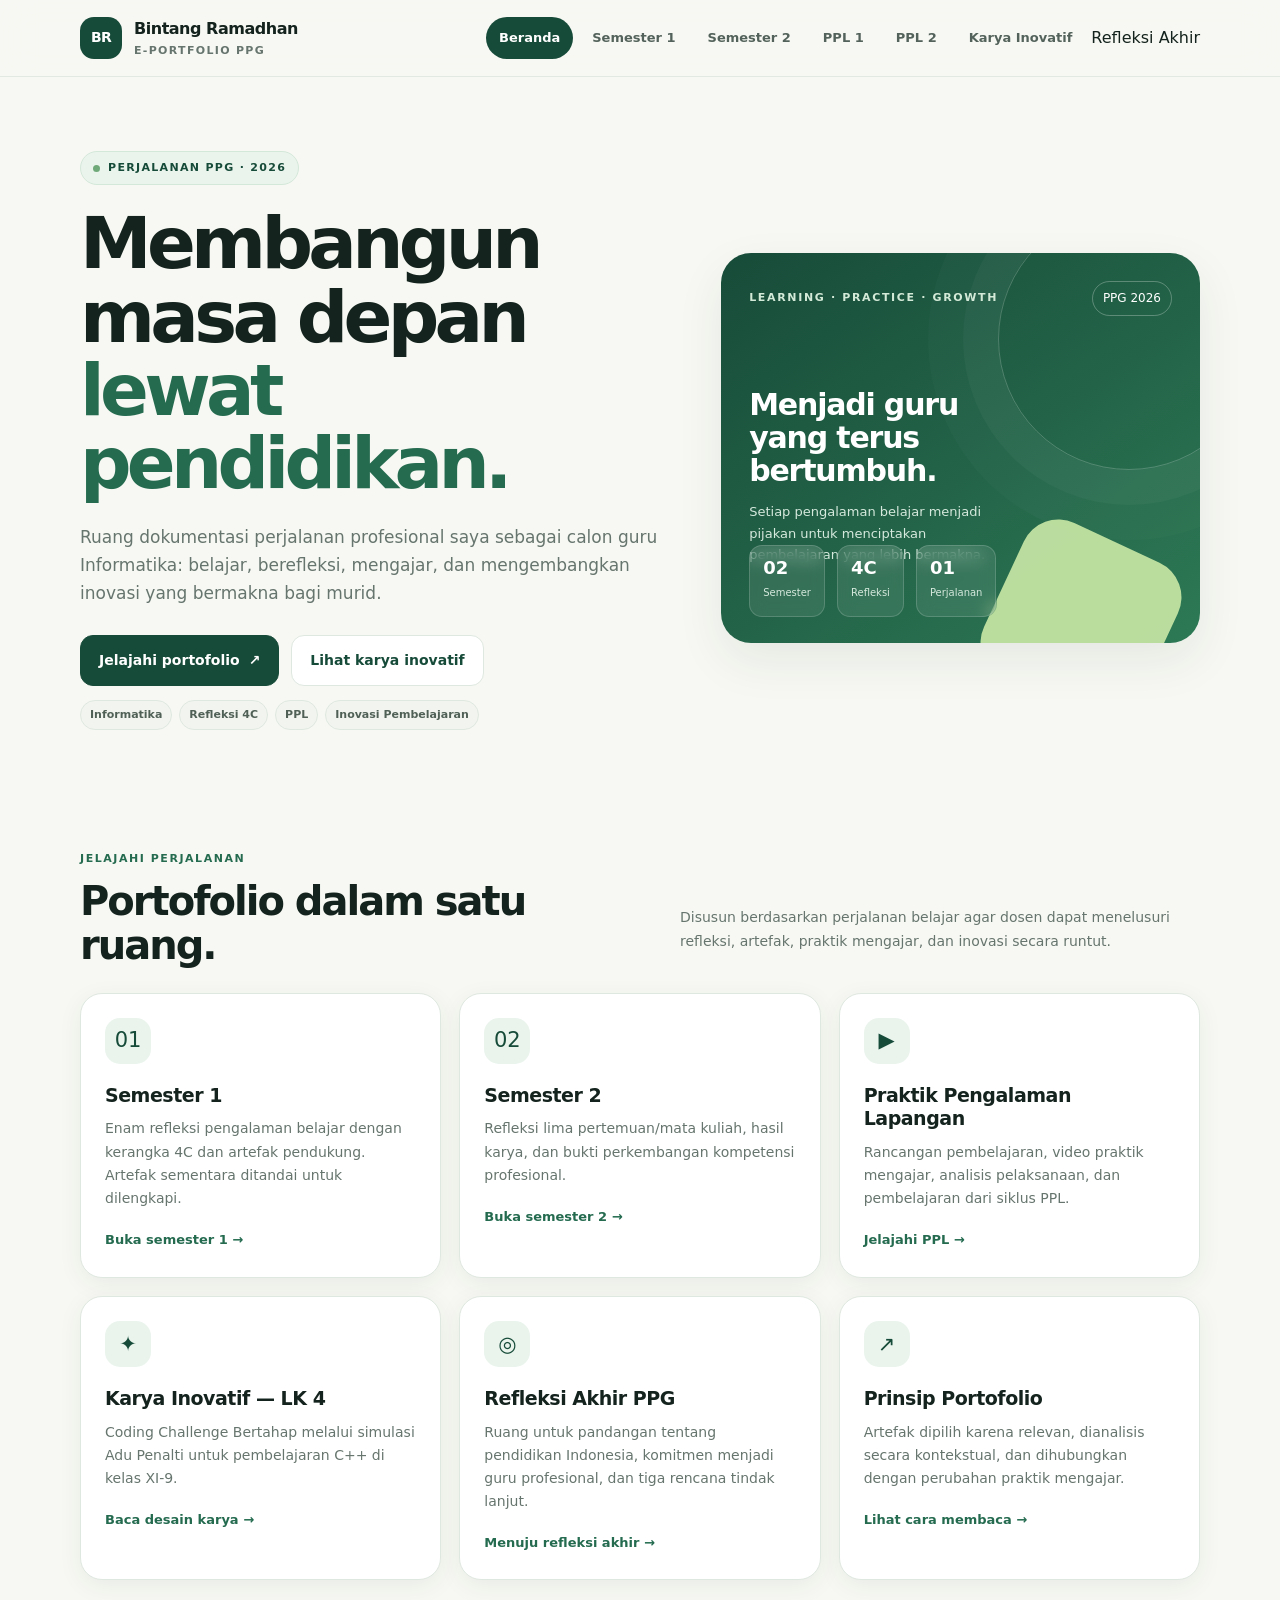
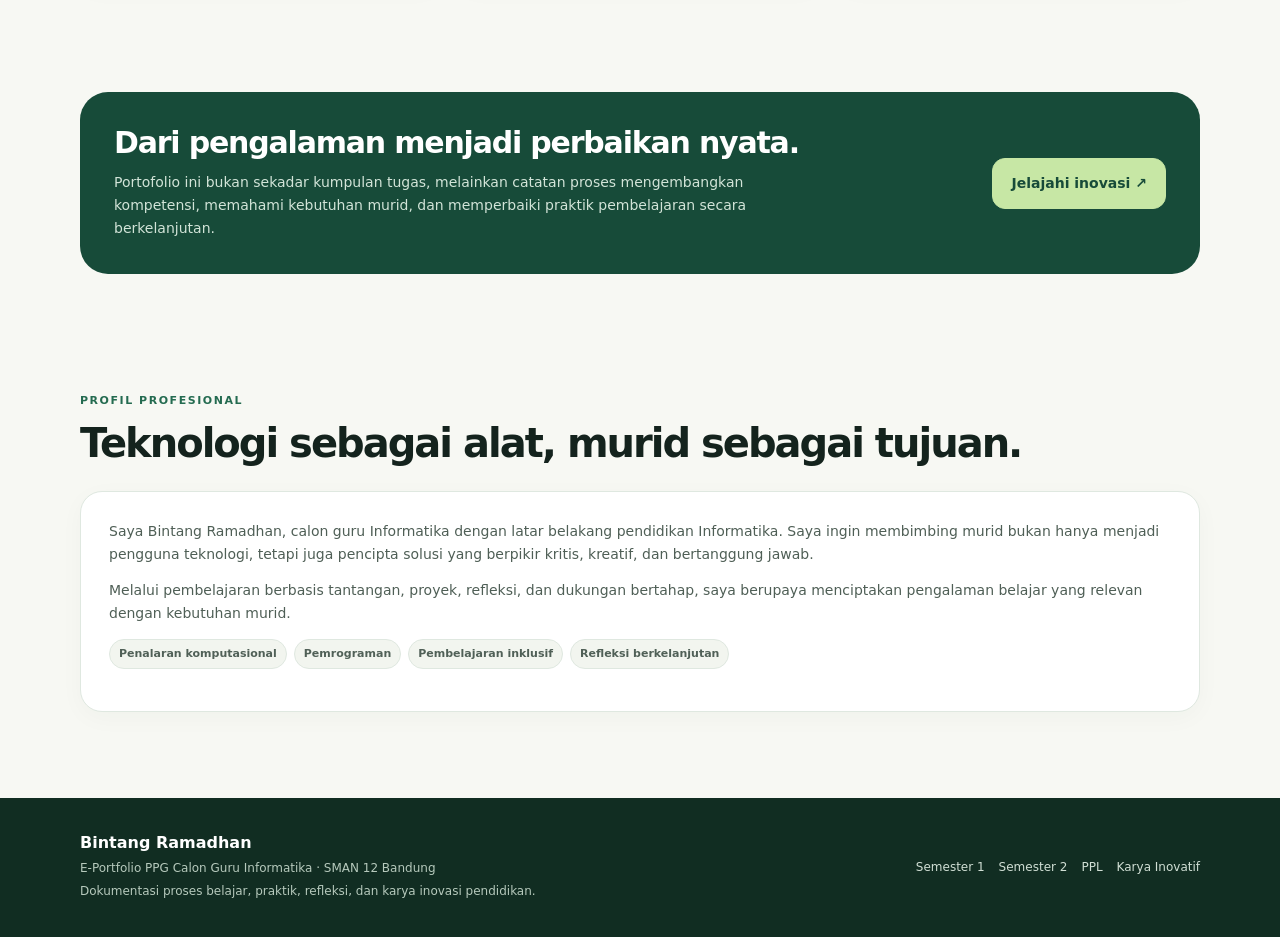
<file: index.html>
<!doctype html>
<html lang="id"><head><meta charset="utf-8"><meta name="viewport" content="width=device-width,initial-scale=1"><meta name="theme-color" content="#174b39"><meta name="description" content="E-Portofolio PPG Bintang Ramadhan, perjalanan menjadi guru Informatika profesional."><title>Beranda · E-Portfolio PPG</title><link rel="stylesheet" href="assets/css/style.css"></head><body>
<header class="site-header">
 <div class="container nav-wrap"><a class="brand" href="index.html"><span class="brand-mark">BR</span><span>Bintang Ramadhan<small>E-Portfolio PPG</small></span></a><nav class="nav-links" aria-label="Navigasi utama"><a class="active" href="index.html">Beranda</a><a href="semester-1.html">Semester 1</a><a href="semester-2.html">Semester 2</a><a href="ppl1.html">PPL 1</a><a href="ppl.html">PPL 2</a><a href="lk4-karya-inovatif.html">Karya Inovatif</a><ahref="refleksi-akhir.html">Refleksi Akhir</a></nav></div>
</header>

<main>
<section class="hero"><div class="container hero-grid">
 <div><span class="eyebrow">Perjalanan PPG · 2026</span><h1>Membangun masa depan <span>lewat pendidikan.</span></h1>
 <p class="lead">Ruang dokumentasi perjalanan profesional saya sebagai calon guru Informatika: belajar, berefleksi, mengajar, dan mengembangkan inovasi yang bermakna bagi murid.</p>
 <div class="actions"><a class="btn" href="#perjalanan">Jelajahi portofolio <span>↗</span></a><a class="btn secondary" href="lk4-karya-inovatif.html">Lihat karya inovatif</a></div>
 <div class="tag-row"><span class="pill">Informatika</span><span class="pill">Refleksi 4C</span><span class="pill">PPL</span><span class="pill">Inovasi Pembelajaran</span></div>
 </div>
 <div class="hero-visual"><div class="visual-top"><span class="visual-tag">Learning · Practice · Growth</span><span class="visual-year">PPG 2026</span></div><div class="visual-title">Menjadi guru yang terus bertumbuh.</div><p class="visual-note">Setiap pengalaman belajar menjadi pijakan untuk menciptakan pembelajaran yang lebih bermakna.</p><div class="visual-stats"><div class="stat-chip"><strong>02</strong><span>Semester</span></div><div class="stat-chip"><strong>4C</strong><span>Refleksi</span></div><div class="stat-chip"><strong>01</strong><span>Perjalanan</span></div></div></div>
</div></section>
<section class="section" id="perjalanan"><div class="container"><div class="section-head"><div><span class="section-kicker">Jelajahi perjalanan</span><h2>Portofolio dalam satu ruang.</h2></div><p class="section-intro">Disusun berdasarkan perjalanan belajar agar dosen dapat menelusuri refleksi, artefak, praktik mengajar, dan inovasi secara runtut.</p></div>
<div class="grid grid-3">
 <article class="card"><div class="card-icon">01</div><h3>Semester 1</h3><p>Enam refleksi pengalaman belajar dengan kerangka 4C dan artefak pendukung. Artefak sementara ditandai untuk dilengkapi.</p><a class="card-link" href="semester-1.html">Buka semester 1 →</a></article>
 <article class="card"><div class="card-icon">02</div><h3>Semester 2</h3><p>Refleksi lima pertemuan/mata kuliah, hasil karya, dan bukti perkembangan kompetensi profesional.</p><a class="card-link" href="semester-2.html">Buka semester 2 →</a></article>
 <article class="card"><div class="card-icon">▶</div><h3>Praktik Pengalaman Lapangan</h3><p>Rancangan pembelajaran, video praktik mengajar, analisis pelaksanaan, dan pembelajaran dari siklus PPL.</p><a class="card-link" href="ppl.html">Jelajahi PPL →</a></article>
 <article class="card"><div class="card-icon">✦</div><h3>Karya Inovatif — LK 4</h3><p>Coding Challenge Bertahap melalui simulasi Adu Penalti untuk pembelajaran C++ di kelas XI-9.</p><a class="card-link" href="lk4-karya-inovatif.html">Baca desain karya →</a></article>
 <article class="card"><div class="card-icon">◎</div><h3>Refleksi Akhir PPG</h3><p>Ruang untuk pandangan tentang pendidikan Indonesia, komitmen menjadi guru profesional, dan tiga rencana tindak lanjut.</p><a class="card-link" href="semester-2.html#refleksi-akhir">Menuju refleksi akhir →</a></article>
 <article class="card"><div class="card-icon">↗</div><h3>Prinsip Portofolio</h3><p>Artefak dipilih karena relevan, dianalisis secara kontekstual, dan dihubungkan dengan perubahan praktik mengajar.</p><a class="card-link" href="semester-1.html#panduan-artefak">Lihat cara membaca →</a></article>
</div></div></section>
<section class="section"><div class="container"><div class="feature-band"><div><h2>Dari pengalaman menjadi perbaikan nyata.</h2><p>Portofolio ini bukan sekadar kumpulan tugas, melainkan catatan proses mengembangkan kompetensi, memahami kebutuhan murid, dan memperbaiki praktik pembelajaran secara berkelanjutan.</p></div><a class="btn" href="lk4-karya-inovatif.html">Jelajahi inovasi ↗</a></div></div></section>
<section class="section"><div class="container"><div class="section-head"><div><span class="section-kicker">Profil profesional</span><h2>Teknologi sebagai alat, murid sebagai tujuan.</h2></div></div><div class="panel"><p>Saya Bintang Ramadhan, calon guru Informatika dengan latar belakang pendidikan Informatika. Saya ingin membimbing murid bukan hanya menjadi pengguna teknologi, tetapi juga pencipta solusi yang berpikir kritis, kreatif, dan bertanggung jawab.</p><p>Melalui pembelajaran berbasis tantangan, proyek, refleksi, dan dukungan bertahap, saya berupaya menciptakan pengalaman belajar yang relevan dengan kebutuhan murid.</p><div class="tag-row"><span class="pill">Penalaran komputasional</span><span class="pill">Pemrograman</span><span class="pill">Pembelajaran inklusif</span><span class="pill">Refleksi berkelanjutan</span></div></div></div></section>
</main>

<footer class="footer"><div class="container footer-row"><div><strong>Bintang Ramadhan</strong><p>E-Portfolio PPG Calon Guru Informatika · SMAN 12 Bandung</p><p>Dokumentasi proses belajar, praktik, refleksi, dan karya inovasi pendidikan.</p></div><div class="footer-links"><a href="semester-1.html">Semester 1</a><a href="semester-2.html">Semester 2</a><a href="ppl.html">PPL</a><a href="lk4-karya-inovatif.html">Karya Inovatif</a></div></div></footer>
<script src="assets/js/main.js"></script></body></html>
</file>
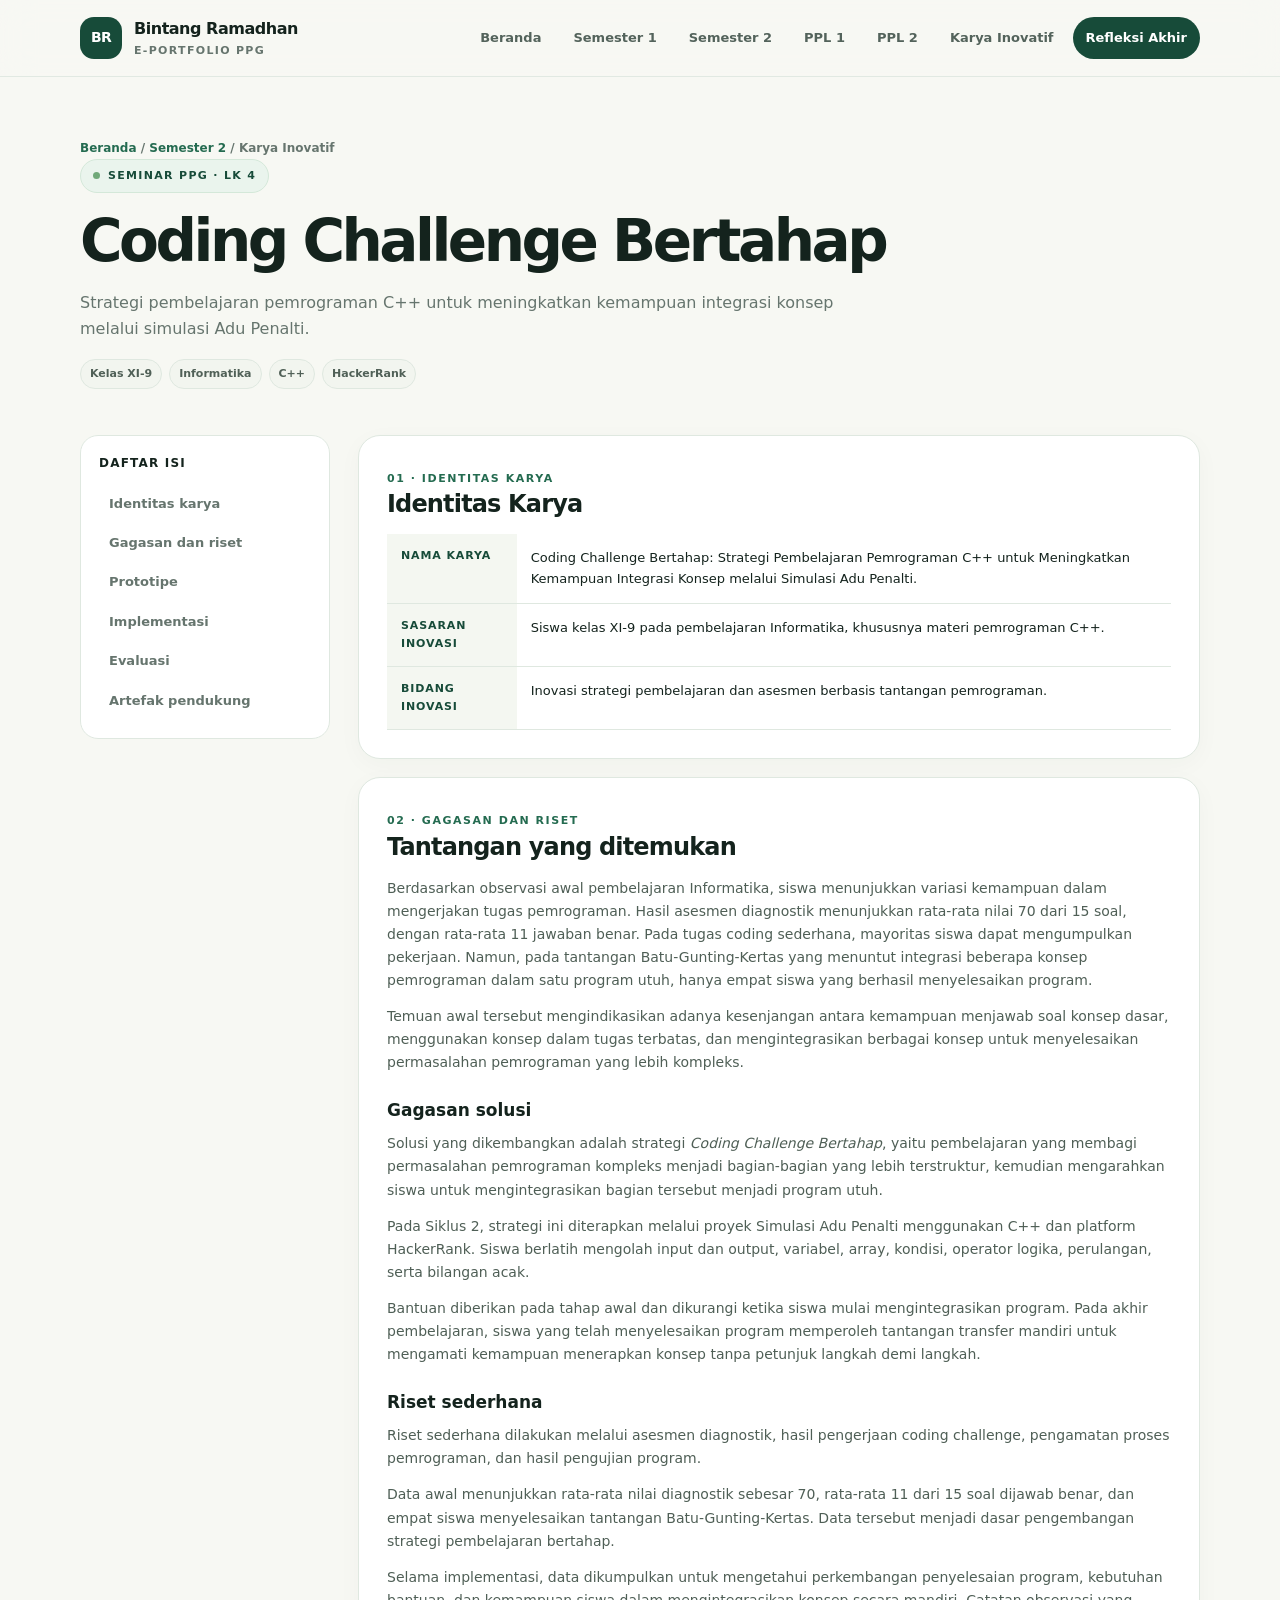
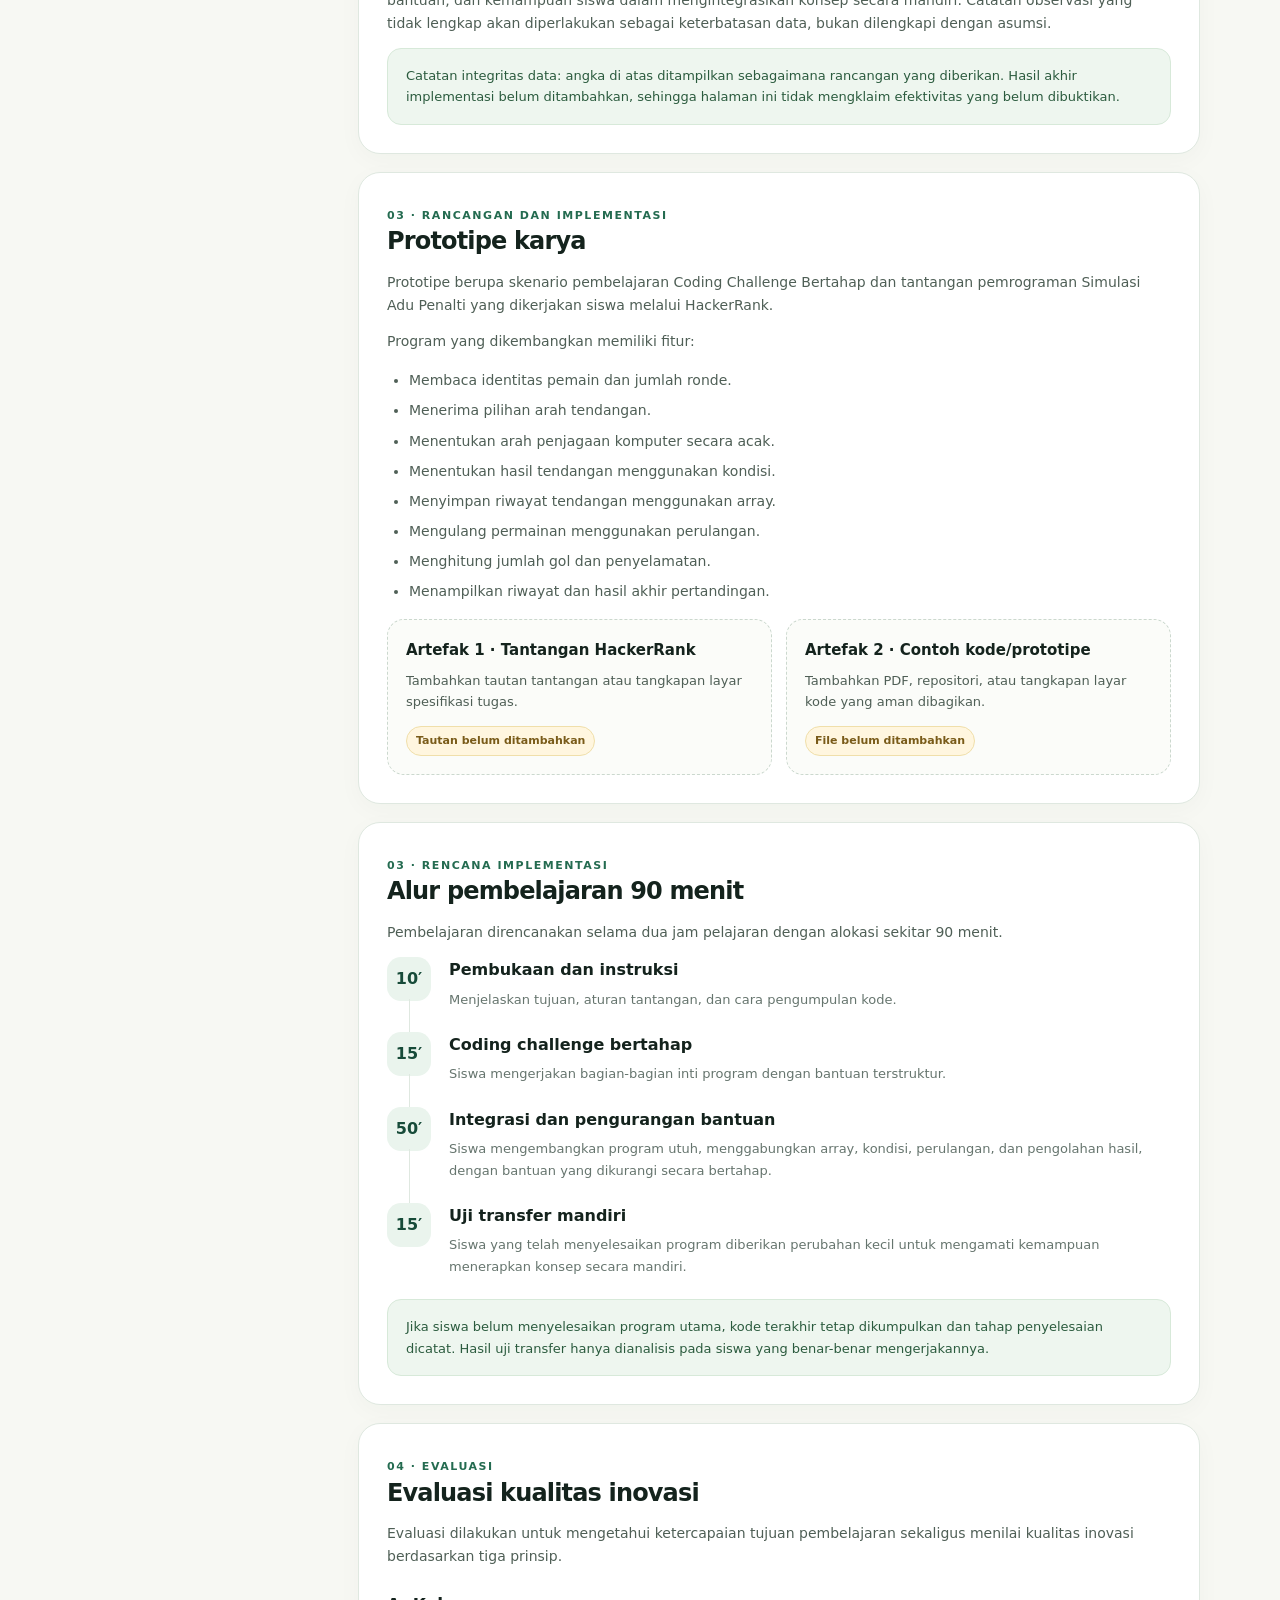
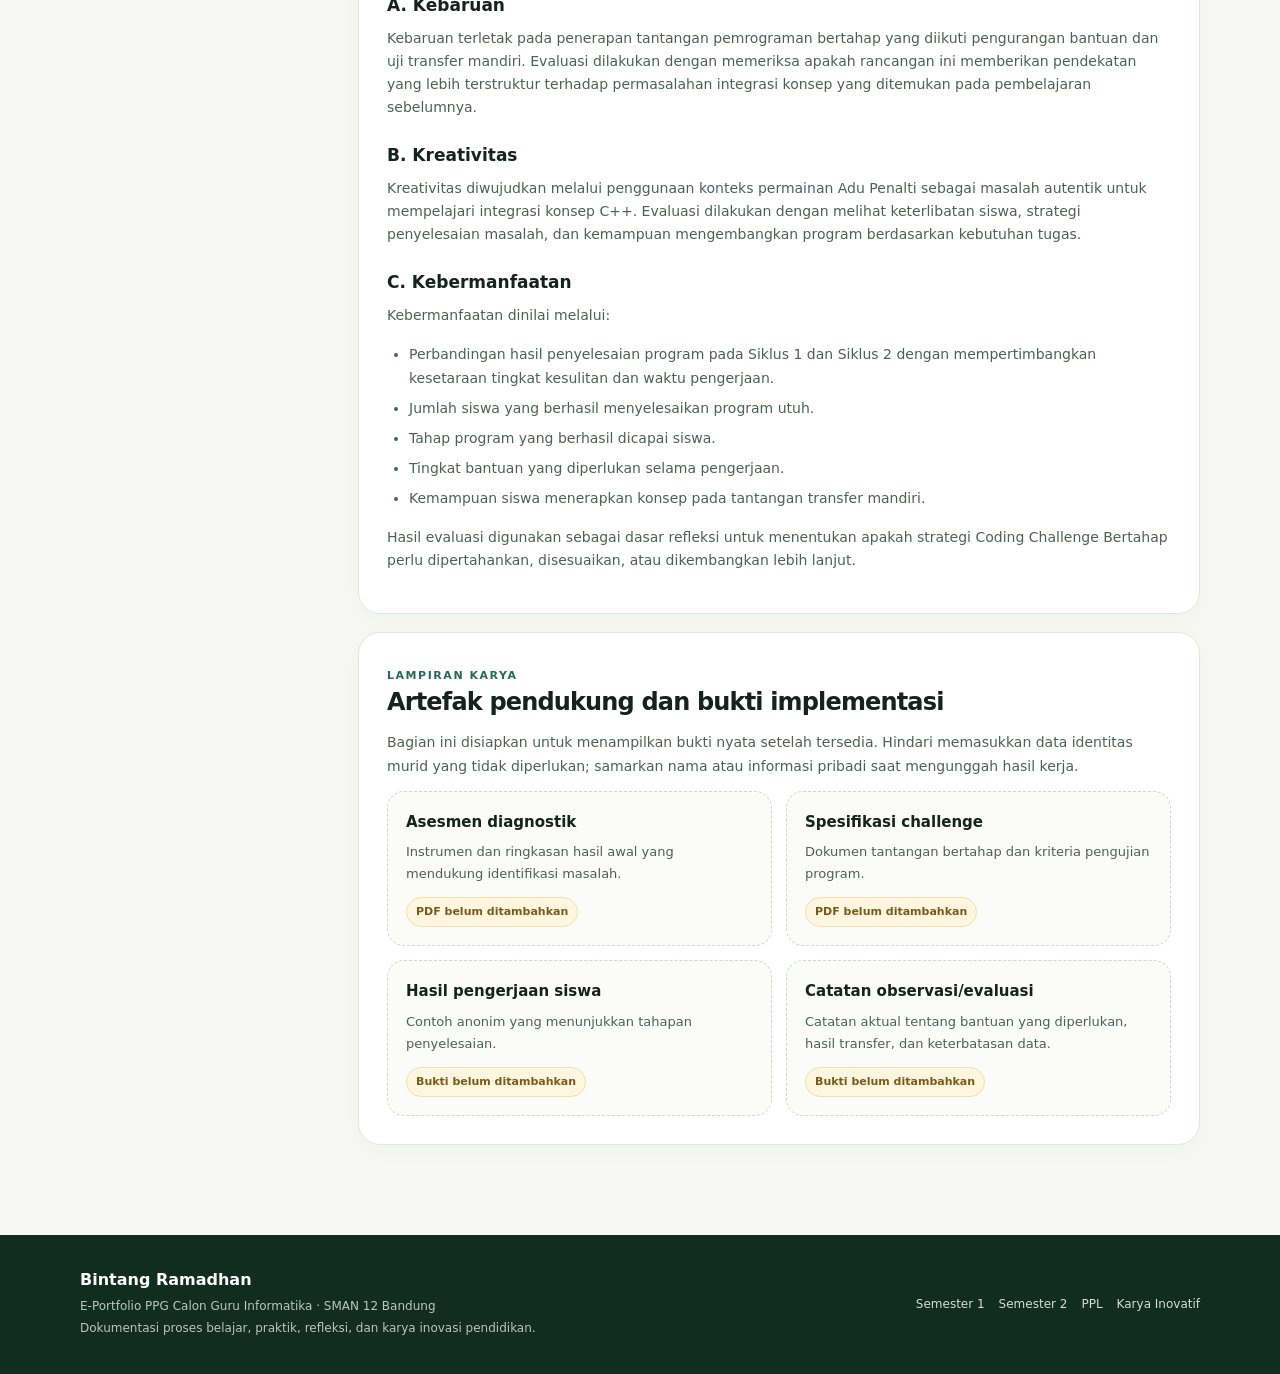
<file: lk4-karya-inovatif.html>
<!doctype html>
<html lang="id"><head><meta charset="utf-8"><meta name="viewport" content="width=device-width,initial-scale=1"><meta name="theme-color" content="#174b39"><meta name="description" content="E-Portofolio PPG Bintang Ramadhan, perjalanan menjadi guru Informatika profesional."><title>Karya Inovatif LK 4 · E-Portfolio PPG</title><link rel="stylesheet" href="assets/css/style.css"></head><body>
<header class="site-header">
 <div class="container nav-wrap"><a class="brand" href="index.html"><span class="brand-mark">BR</span><span>Bintang Ramadhan<small>E-Portfolio PPG</small></span></a><nav class="nav-links" aria-label="Navigasi utama"><a href="index.html">Beranda</a><a href="semester-1.html">Semester 1</a><a href="semester-2.html">Semester 2</a><a href="ppl1.html">PPL 1</a><a href="ppl.html">PPL 2</a><a href="lk4-karya-inovatif.html">Karya Inovatif</a><a class="active" href="refleksi-akhir.html">Refleksi Akhir</a></nav></div>
</header>

<main><section class="page-hero"><div class="container"><div class="breadcrumb"><a href="index.html">Beranda</a> / <a href="semester-2.html">Semester 2</a> / Karya Inovatif</div><span class="eyebrow">Seminar PPG · LK 4</span><h1>Coding Challenge Bertahap</h1><p>Strategi pembelajaran pemrograman C++ untuk meningkatkan kemampuan integrasi konsep melalui simulasi Adu Penalti.</p><div class="tag-row"><span class="pill">Kelas XI-9</span><span class="pill">Informatika</span><span class="pill">C++</span><span class="pill">HackerRank</span></div></div></section>
<section class="container content-layout"><aside class="side-nav"><strong>Daftar isi</strong><a href="#identitas">Identitas karya</a><a href="#gagasan">Gagasan dan riset</a><a href="#prototipe">Prototipe</a><a href="#implementasi">Implementasi</a><a href="#evaluasi">Evaluasi</a><a href="#artefak">Artefak pendukung</a></aside><div class="content-stack">
 <div class="panel" id="identitas"><span class="section-kicker">01 · Identitas karya</span><h2>Identitas Karya</h2><div class="table-wrap"><table><tbody><tr><th>Nama karya</th><td>Coding Challenge Bertahap: Strategi Pembelajaran Pemrograman C++ untuk Meningkatkan Kemampuan Integrasi Konsep melalui Simulasi Adu Penalti.</td></tr><tr><th>Sasaran inovasi</th><td>Siswa kelas XI-9 pada pembelajaran Informatika, khususnya materi pemrograman C++.</td></tr><tr><th>Bidang inovasi</th><td>Inovasi strategi pembelajaran dan asesmen berbasis tantangan pemrograman.</td></tr></tbody></table></div></div>
 <div class="panel" id="gagasan"><span class="section-kicker">02 · Gagasan dan riset</span><h2>Tantangan yang ditemukan</h2><p>Berdasarkan observasi awal pembelajaran Informatika, siswa menunjukkan variasi kemampuan dalam mengerjakan tugas pemrograman. Hasil asesmen diagnostik menunjukkan rata-rata nilai 70 dari 15 soal, dengan rata-rata 11 jawaban benar. Pada tugas coding sederhana, mayoritas siswa dapat mengumpulkan pekerjaan. Namun, pada tantangan Batu-Gunting-Kertas yang menuntut integrasi beberapa konsep pemrograman dalam satu program utuh, hanya empat siswa yang berhasil menyelesaikan program.</p><p>Temuan awal tersebut mengindikasikan adanya kesenjangan antara kemampuan menjawab soal konsep dasar, menggunakan konsep dalam tugas terbatas, dan mengintegrasikan berbagai konsep untuk menyelesaikan permasalahan pemrograman yang lebih kompleks.</p><h3>Gagasan solusi</h3><p>Solusi yang dikembangkan adalah strategi <em>Coding Challenge Bertahap</em>, yaitu pembelajaran yang membagi permasalahan pemrograman kompleks menjadi bagian-bagian yang lebih terstruktur, kemudian mengarahkan siswa untuk mengintegrasikan bagian tersebut menjadi program utuh.</p><p>Pada Siklus 2, strategi ini diterapkan melalui proyek Simulasi Adu Penalti menggunakan C++ dan platform HackerRank. Siswa berlatih mengolah input dan output, variabel, array, kondisi, operator logika, perulangan, serta bilangan acak.</p><p>Bantuan diberikan pada tahap awal dan dikurangi ketika siswa mulai mengintegrasikan program. Pada akhir pembelajaran, siswa yang telah menyelesaikan program memperoleh tantangan transfer mandiri untuk mengamati kemampuan menerapkan konsep tanpa petunjuk langkah demi langkah.</p><h3>Riset sederhana</h3><p>Riset sederhana dilakukan melalui asesmen diagnostik, hasil pengerjaan coding challenge, pengamatan proses pemrograman, dan hasil pengujian program.</p><p>Data awal menunjukkan rata-rata nilai diagnostik sebesar 70, rata-rata 11 dari 15 soal dijawab benar, dan empat siswa menyelesaikan tantangan Batu-Gunting-Kertas. Data tersebut menjadi dasar pengembangan strategi pembelajaran bertahap.</p><p>Selama implementasi, data dikumpulkan untuk mengetahui perkembangan penyelesaian program, kebutuhan bantuan, dan kemampuan siswa dalam mengintegrasikan konsep secara mandiri. Catatan observasi yang tidak lengkap akan diperlakukan sebagai keterbatasan data, bukan dilengkapi dengan asumsi.</p><div class="notice">Catatan integritas data: angka di atas ditampilkan sebagaimana rancangan yang diberikan. Hasil akhir implementasi belum ditambahkan, sehingga halaman ini tidak mengklaim efektivitas yang belum dibuktikan.</div></div>
 <div class="panel" id="prototipe"><span class="section-kicker">03 · Rancangan dan implementasi</span><h2>Prototipe karya</h2><p>Prototipe berupa skenario pembelajaran Coding Challenge Bertahap dan tantangan pemrograman Simulasi Adu Penalti yang dikerjakan siswa melalui HackerRank.</p><p>Program yang dikembangkan memiliki fitur:</p><ul><li>Membaca identitas pemain dan jumlah ronde.</li><li>Menerima pilihan arah tendangan.</li><li>Menentukan arah penjagaan komputer secara acak.</li><li>Menentukan hasil tendangan menggunakan kondisi.</li><li>Menyimpan riwayat tendangan menggunakan array.</li><li>Mengulang permainan menggunakan perulangan.</li><li>Menghitung jumlah gol dan penyelamatan.</li><li>Menampilkan riwayat dan hasil akhir pertandingan.</li></ul><div class="artifact-grid"><div class="artifact"><h3>Artefak 1 · Tantangan HackerRank</h3><p>Tambahkan tautan tantangan atau tangkapan layar spesifikasi tugas.</p><span class="pill pending">Tautan belum ditambahkan</span></div><div class="artifact"><h3>Artefak 2 · Contoh kode/prototipe</h3><p>Tambahkan PDF, repositori, atau tangkapan layar kode yang aman dibagikan.</p><span class="pill pending">File belum ditambahkan</span></div></div></div>
 <div class="panel" id="implementasi"><span class="section-kicker">03 · Rencana implementasi</span><h2>Alur pembelajaran 90 menit</h2><p>Pembelajaran direncanakan selama dua jam pelajaran dengan alokasi sekitar 90 menit.</p><div class="timeline"><div class="timeline-item"><div class="timeline-num">10′</div><div><h3>Pembukaan dan instruksi</h3><p>Menjelaskan tujuan, aturan tantangan, dan cara pengumpulan kode.</p></div></div><div class="timeline-item"><div class="timeline-num">15′</div><div><h3>Coding challenge bertahap</h3><p>Siswa mengerjakan bagian-bagian inti program dengan bantuan terstruktur.</p></div></div><div class="timeline-item"><div class="timeline-num">50′</div><div><h3>Integrasi dan pengurangan bantuan</h3><p>Siswa mengembangkan program utuh, menggabungkan array, kondisi, perulangan, dan pengolahan hasil, dengan bantuan yang dikurangi secara bertahap.</p></div></div><div class="timeline-item"><div class="timeline-num">15′</div><div><h3>Uji transfer mandiri</h3><p>Siswa yang telah menyelesaikan program diberikan perubahan kecil untuk mengamati kemampuan menerapkan konsep secara mandiri.</p></div></div></div><div class="notice">Jika siswa belum menyelesaikan program utama, kode terakhir tetap dikumpulkan dan tahap penyelesaian dicatat. Hasil uji transfer hanya dianalisis pada siswa yang benar-benar mengerjakannya.</div></div>
 <div class="panel" id="evaluasi"><span class="section-kicker">04 · Evaluasi</span><h2>Evaluasi kualitas inovasi</h2><p>Evaluasi dilakukan untuk mengetahui ketercapaian tujuan pembelajaran sekaligus menilai kualitas inovasi berdasarkan tiga prinsip.</p><h3>A. Kebaruan</h3><p>Kebaruan terletak pada penerapan tantangan pemrograman bertahap yang diikuti pengurangan bantuan dan uji transfer mandiri. Evaluasi dilakukan dengan memeriksa apakah rancangan ini memberikan pendekatan yang lebih terstruktur terhadap permasalahan integrasi konsep yang ditemukan pada pembelajaran sebelumnya.</p><h3>B. Kreativitas</h3><p>Kreativitas diwujudkan melalui penggunaan konteks permainan Adu Penalti sebagai masalah autentik untuk mempelajari integrasi konsep C++. Evaluasi dilakukan dengan melihat keterlibatan siswa, strategi penyelesaian masalah, dan kemampuan mengembangkan program berdasarkan kebutuhan tugas.</p><h3>C. Kebermanfaatan</h3><p>Kebermanfaatan dinilai melalui:</p><ul><li>Perbandingan hasil penyelesaian program pada Siklus 1 dan Siklus 2 dengan mempertimbangkan kesetaraan tingkat kesulitan dan waktu pengerjaan.</li><li>Jumlah siswa yang berhasil menyelesaikan program utuh.</li><li>Tahap program yang berhasil dicapai siswa.</li><li>Tingkat bantuan yang diperlukan selama pengerjaan.</li><li>Kemampuan siswa menerapkan konsep pada tantangan transfer mandiri.</li></ul><p>Hasil evaluasi digunakan sebagai dasar refleksi untuk menentukan apakah strategi Coding Challenge Bertahap perlu dipertahankan, disesuaikan, atau dikembangkan lebih lanjut.</p></div>
 <div class="panel" id="artefak"><span class="section-kicker">Lampiran karya</span><h2>Artefak pendukung dan bukti implementasi</h2><p>Bagian ini disiapkan untuk menampilkan bukti nyata setelah tersedia. Hindari memasukkan data identitas murid yang tidak diperlukan; samarkan nama atau informasi pribadi saat mengunggah hasil kerja.</p><div class="artifact-grid"><div class="artifact"><h3>Asesmen diagnostik</h3><p>Instrumen dan ringkasan hasil awal yang mendukung identifikasi masalah.</p><span class="pill pending">PDF belum ditambahkan</span></div><div class="artifact"><h3>Spesifikasi challenge</h3><p>Dokumen tantangan bertahap dan kriteria pengujian program.</p><span class="pill pending">PDF belum ditambahkan</span></div><div class="artifact"><h3>Hasil pengerjaan siswa</h3><p>Contoh anonim yang menunjukkan tahapan penyelesaian.</p><span class="pill pending">Bukti belum ditambahkan</span></div><div class="artifact"><h3>Catatan observasi/evaluasi</h3><p>Catatan aktual tentang bantuan yang diperlukan, hasil transfer, dan keterbatasan data.</p><span class="pill pending">Bukti belum ditambahkan</span></div></div></div>
</div></section></main>

<footer class="footer"><div class="container footer-row"><div><strong>Bintang Ramadhan</strong><p>E-Portfolio PPG Calon Guru Informatika · SMAN 12 Bandung</p><p>Dokumentasi proses belajar, praktik, refleksi, dan karya inovasi pendidikan.</p></div><div class="footer-links"><a href="semester-1.html">Semester 1</a><a href="semester-2.html">Semester 2</a><a href="ppl.html">PPL</a><a href="lk4-karya-inovatif.html">Karya Inovatif</a></div></div></footer>
<script src="assets/js/main.js"></script></body></html>
</file>
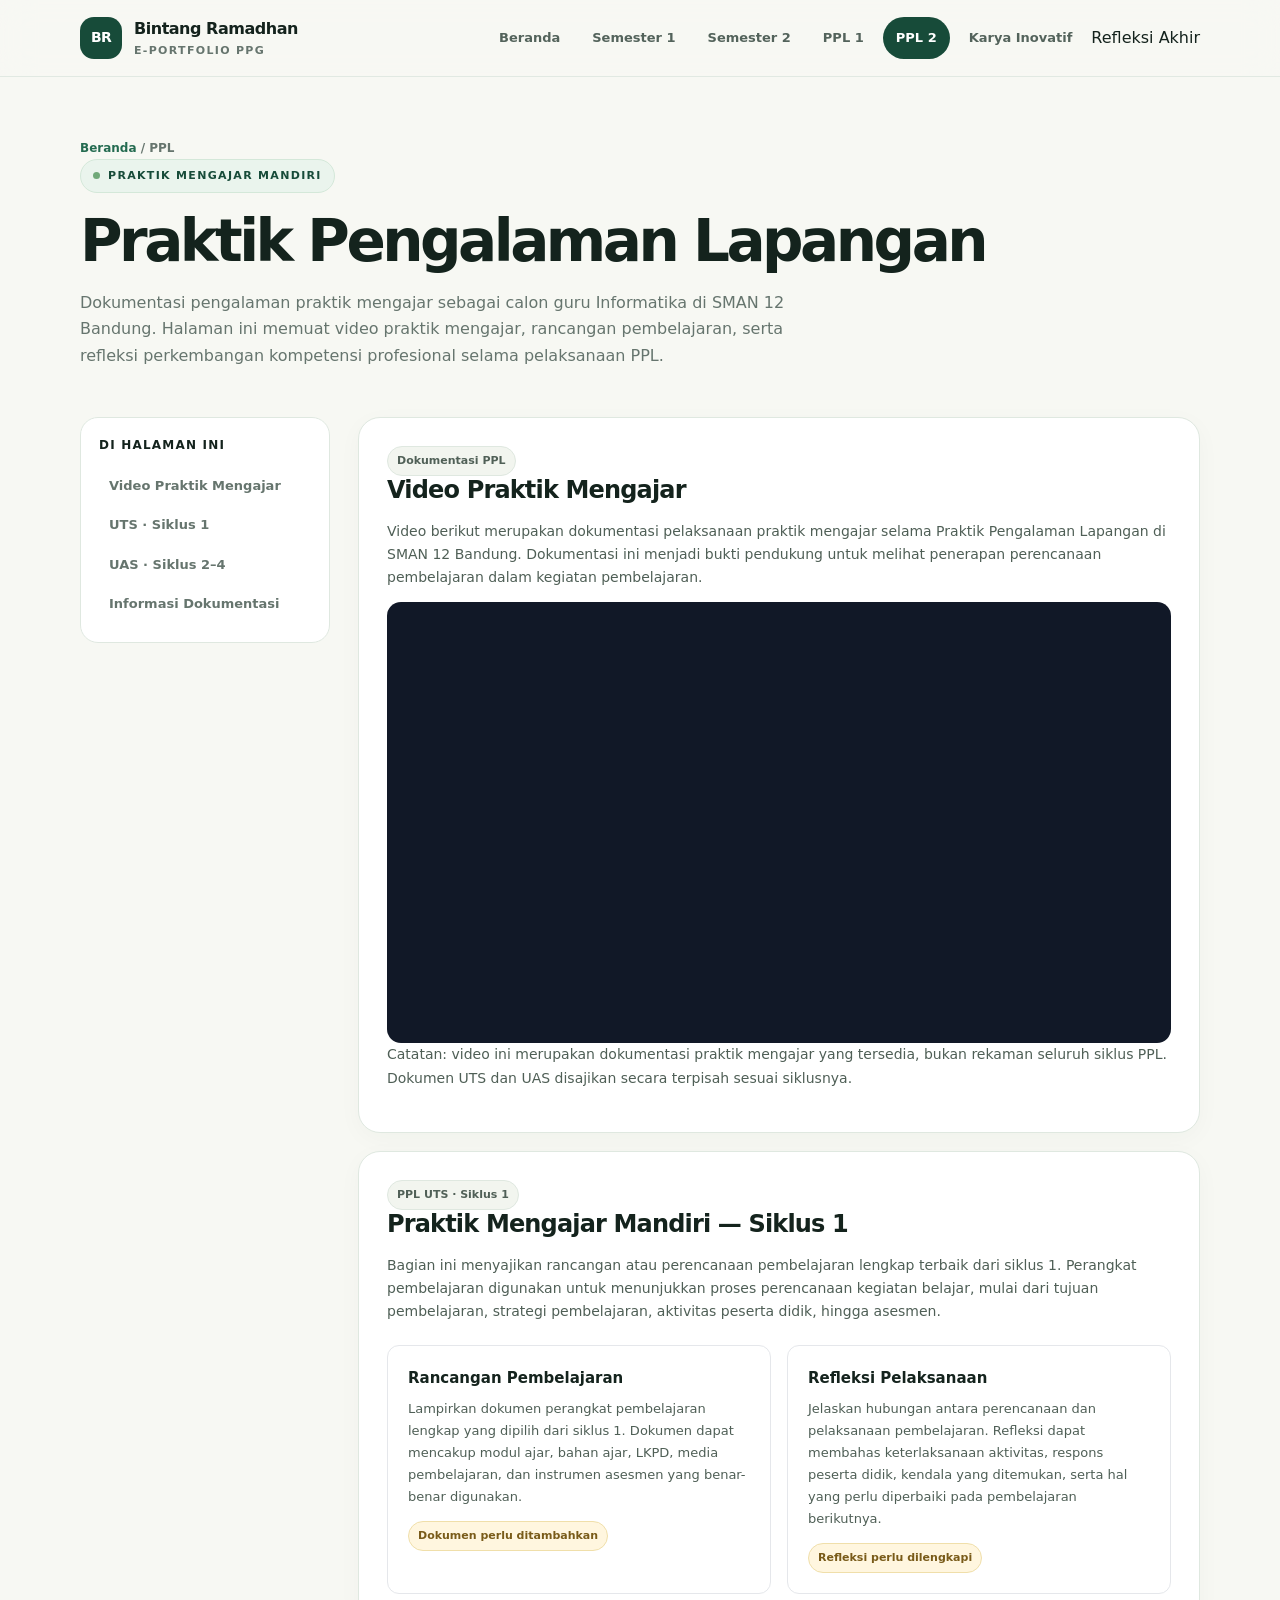
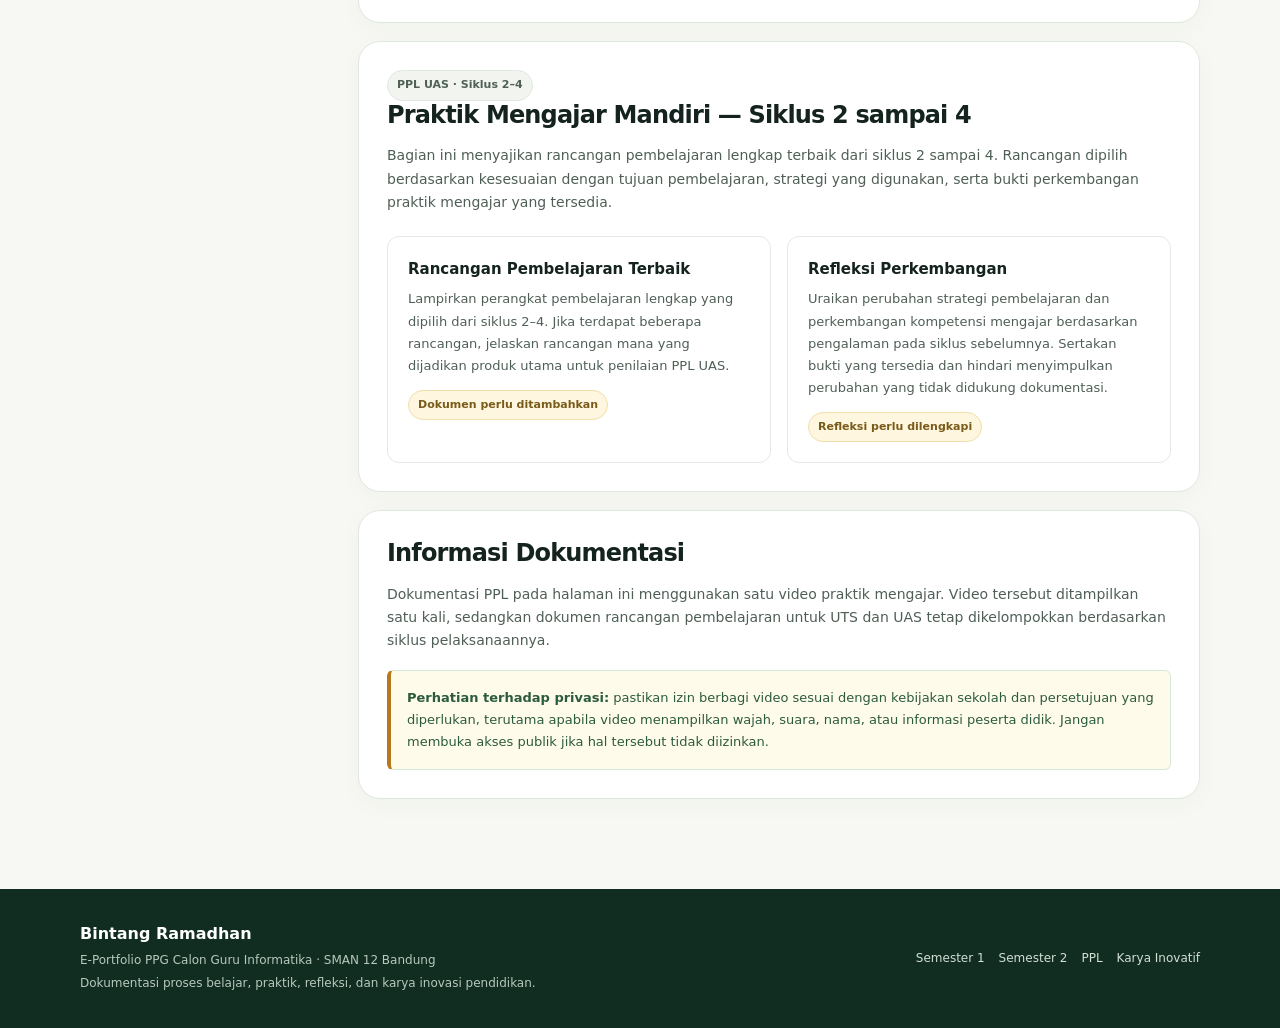
<file: ppl.html>
<!doctype html>
<html lang="id">
<head>
  <meta charset="utf-8">
  <meta name="viewport" content="width=device-width, initial-scale=1">
  <meta name="theme-color" content="#174b39">
  <meta name="description" content="E-Portofolio PPG Bintang Ramadhan, dokumentasi Praktik Pengalaman Lapangan di SMAN 12 Bandung.">

  <title>PPL · E-Portfolio PPG</title>

  <link rel="stylesheet" href="assets/css/style.css">

  <style>
    .video-frame {
      position: relative;
      width: 100%;
      aspect-ratio: 16 / 9;
      overflow: hidden;
      border-radius: 14px;
      background: #111827;
    }

    .video-frame iframe {
      position: absolute;
      inset: 0;
      width: 100%;
      height: 100%;
      border: 0;
    }

    .video-placeholder {
      display: flex;
      align-items: center;
      justify-content: center;
      flex-direction: column;
      gap: 12px;
      min-height: 260px;
      padding: 24px;
      text-align: center;
      color: #fff;
      background: #173d31;
      border-radius: 14px;
    }

    .video-placeholder strong {
      font-size: 1.1rem;
    }

    .video-placeholder span {
      max-width: 480px;
      line-height: 1.6;
      opacity: .85;
    }

    .video-play-icon {
      display: flex;
      align-items: center;
      justify-content: center;
      width: 64px;
      height: 64px;
      border-radius: 50%;
      background: rgba(255, 255, 255, .15);
      font-size: 28px;
    }

    .artifact-grid {
      display: grid;
      grid-template-columns: repeat(2, minmax(0, 1fr));
      gap: 16px;
      margin-top: 22px;
    }

    .artifact {
      padding: 20px;
      border: 1px solid #e5e7eb;
      border-radius: 12px;
      background: #fff;
    }

    .artifact h3 {
      margin-top: 0;
    }

    .artifact p {
      line-height: 1.7;
    }

    .panel {
      scroll-margin-top: 100px;
    }

    .video-note {
      margin-top: 14px;
      font-size: .9rem;
      line-height: 1.7;
      color: #64748b;
    }

    .notice {
      margin-top: 18px;
      padding: 16px;
      border-left: 4px solid #b7791f;
      border-radius: 6px;
      background: #fffbeb;
      line-height: 1.7;
    }

    @media (max-width: 700px) {
      .artifact-grid {
        grid-template-columns: 1fr;
      }

      .video-placeholder {
        min-height: 210px;
      }
    }
  </style>
</head>

<body>

<header class="site-header">
  <div class="container nav-wrap"><a class="brand" href="index.html"><span class="brand-mark">BR</span><span>Bintang Ramadhan<small>E-Portfolio PPG</small></span></a><nav class="nav-links" aria-label="Navigasi utama"><a href="index.html">Beranda</a><a href="semester-1.html">Semester 1</a><a href="semester-2.html">Semester 2</a><a href="semester1.html">PPL 1</a><a class="active" href="ppl.html">PPL 2</a><a href="lk4-karya-inovatif.html">Karya Inovatif</a><ahref="refleksi-akhir.html">Refleksi Akhir</a></nav></div>
</header>

<main>

  <!-- HERO -->
  <section class="page-hero">
    <div class="container">

      <div class="breadcrumb">
        <a href="index.html">Beranda</a> / PPL
      </div>

      <span class="eyebrow">
        Praktik mengajar mandiri
      </span>

      <h1>Praktik Pengalaman Lapangan</h1>

      <p>
        Dokumentasi pengalaman praktik mengajar sebagai calon guru
        Informatika di SMAN 12 Bandung. Halaman ini memuat video praktik
        mengajar, rancangan pembelajaran, serta refleksi perkembangan
        kompetensi profesional selama pelaksanaan PPL.
      </p>

    </div>
  </section>

  <!-- CONTENT -->
  <section class="container content-layout">

    <!-- SIDE NAVIGATION -->
    <aside class="side-nav">
      <strong>Di halaman ini</strong>

      <a href="#video-praktik">
        Video Praktik Mengajar
      </a>

      <a href="#uts">
        UTS · Siklus 1
      </a>

      <a href="#uas">
        UAS · Siklus 2–4
      </a>

      <a href="#panduan-video">
        Informasi Dokumentasi
      </a>
    </aside>

    <div class="content-stack">

      <!-- VIDEO: HANYA SATU -->
      <section class="panel" id="video-praktik">

        <span class="pill">
          Dokumentasi PPL
        </span>

        <h2>Video Praktik Mengajar</h2>

        <p>
          Video berikut merupakan dokumentasi pelaksanaan praktik
          mengajar selama Praktik Pengalaman Lapangan di SMAN 12 Bandung.
          Dokumentasi ini menjadi bukti pendukung untuk melihat penerapan
          perencanaan pembelajaran dalam kegiatan pembelajaran.
        </p>

        <div
          class="video-placeholder"
          id="video-ppl"
          data-drive-id="1f-Sz-KgWVpcwnMPkXfbY_CY9Gh_i_njx"
          data-video-title="Video Praktik Mengajar PPL">

          <div class="video-play-icon">▶</div>

          <strong>Video Praktik Mengajar PPL</strong>

          <span>
            Pemutar video sedang disiapkan.
          </span>

        </div>

        <p class="video-note">
          Catatan: video ini merupakan dokumentasi praktik mengajar
          yang tersedia, bukan rekaman seluruh siklus PPL. Dokumen
          UTS dan UAS disajikan secara terpisah sesuai siklusnya.
        </p>

      </section>

      <!-- PPL UTS -->
      <section class="panel" id="uts">

        <span class="pill">
          PPL UTS · Siklus 1
        </span>

        <h2>Praktik Mengajar Mandiri — Siklus 1</h2>

        <p>
          Bagian ini menyajikan rancangan atau perencanaan pembelajaran
          lengkap terbaik dari siklus 1. Perangkat pembelajaran digunakan
          untuk menunjukkan proses perencanaan kegiatan belajar, mulai
          dari tujuan pembelajaran, strategi pembelajaran, aktivitas
          peserta didik, hingga asesmen.
        </p>

        <div class="artifact-grid">

          <article class="artifact">
            <h3>Rancangan Pembelajaran</h3>

            <p>
              Lampirkan dokumen perangkat pembelajaran lengkap yang
              dipilih dari siklus 1. Dokumen dapat mencakup modul ajar,
              bahan ajar, LKPD, media pembelajaran, dan instrumen asesmen
              yang benar-benar digunakan.
            </p>

            <span class="pill pending">
              Dokumen perlu ditambahkan
            </span>
          </article>

          <article class="artifact">
            <h3>Refleksi Pelaksanaan</h3>

            <p>
              Jelaskan hubungan antara perencanaan dan pelaksanaan
              pembelajaran. Refleksi dapat membahas keterlaksanaan
              aktivitas, respons peserta didik, kendala yang ditemukan,
              serta hal yang perlu diperbaiki pada pembelajaran berikutnya.
            </p>

            <span class="pill pending">
              Refleksi perlu dilengkapi
            </span>
          </article>

        </div>

      </section>

      <!-- PPL UAS -->
      <section class="panel" id="uas">

        <span class="pill">
          PPL UAS · Siklus 2–4
        </span>

        <h2>Praktik Mengajar Mandiri — Siklus 2 sampai 4</h2>

        <p>
          Bagian ini menyajikan rancangan pembelajaran lengkap terbaik
          dari siklus 2 sampai 4. Rancangan dipilih berdasarkan kesesuaian
          dengan tujuan pembelajaran, strategi yang digunakan, serta
          bukti perkembangan praktik mengajar yang tersedia.
        </p>

        <div class="artifact-grid">

          <article class="artifact">
            <h3>Rancangan Pembelajaran Terbaik</h3>

            <p>
              Lampirkan perangkat pembelajaran lengkap yang dipilih
              dari siklus 2–4. Jika terdapat beberapa rancangan,
              jelaskan rancangan mana yang dijadikan produk utama
              untuk penilaian PPL UAS.
            </p>

            <span class="pill pending">
              Dokumen perlu ditambahkan
            </span>
          </article>

          <article class="artifact">
            <h3>Refleksi Perkembangan</h3>

            <p>
              Uraikan perubahan strategi pembelajaran dan perkembangan
              kompetensi mengajar berdasarkan pengalaman pada siklus
              sebelumnya. Sertakan bukti yang tersedia dan hindari
              menyimpulkan perubahan yang tidak didukung dokumentasi.
            </p>

            <span class="pill pending">
              Refleksi perlu dilengkapi
            </span>
          </article>

        </div>

      </section>

      <!-- INFORMASI VIDEO -->
      <section class="panel" id="panduan-video">

        <h2>Informasi Dokumentasi</h2>

        <p>
          Dokumentasi PPL pada halaman ini menggunakan satu video
          praktik mengajar. Video tersebut ditampilkan satu kali,
          sedangkan dokumen rancangan pembelajaran untuk UTS dan UAS
          tetap dikelompokkan berdasarkan siklus pelaksanaannya.
        </p>

        <div class="notice">
          <strong>Perhatian terhadap privasi:</strong>
          pastikan izin berbagi video sesuai dengan kebijakan sekolah
          dan persetujuan yang diperlukan, terutama apabila video
          menampilkan wajah, suara, nama, atau informasi peserta didik.
          Jangan membuka akses publik jika hal tersebut tidak diizinkan.
        </div>

      </section>

    </div>
  </section>

</main>

<!-- FOOTER -->
<footer class="footer">
  <div class="container footer-row">

    <div>
      <strong>Bintang Ramadhan</strong>

      <p>
        E-Portfolio PPG Calon Guru Informatika · SMAN 12 Bandung
      </p>

      <p>
        Dokumentasi proses belajar, praktik, refleksi, dan karya
        inovasi pendidikan.
      </p>
    </div>

    <div class="footer-links">
      <a href="semester-1.html">Semester 1</a>
      <a href="semester-2.html">Semester 2</a>
      <a href="ppl.html">PPL</a>
      <a href="lk4-karya-inovatif.html">Karya Inovatif</a>
    </div>

  </div>
</footer>

<script src="assets/js/main.js"></script>

<!-- PEMUTAR GOOGLE DRIVE -->
<script>
  document.addEventListener("DOMContentLoaded", function () {
    const videoContainer = document.getElementById("video-ppl");

    if (!videoContainer) {
      return;
    }

    const fileId = videoContainer.dataset.driveId;

    if (!fileId || !/^[a-zA-Z0-9_-]+$/.test(fileId)) {
      videoContainer.innerHTML = `
        <strong>Video belum tersedia</strong>
        <span>ID file Google Drive belum diatur dengan benar.</span>
      `;
      return;
    }

    const frame = document.createElement("iframe");

    frame.src =
      "https://drive.google.com/file/d/" +
      encodeURIComponent(fileId) +
      "/preview";

    frame.title = videoContainer.dataset.videoTitle ||
      "Video Praktik Mengajar PPL";

    frame.allow = "autoplay; fullscreen; picture-in-picture";
    frame.allowFullscreen = true;
    frame.loading = "lazy";
    frame.referrerPolicy = "strict-origin-when-cross-origin";

    const wrapper = document.createElement("div");
    wrapper.className = "video-frame";
    wrapper.appendChild(frame);

    videoContainer.replaceWith(wrapper);
  });
</script>

</body>
</html>
</file>
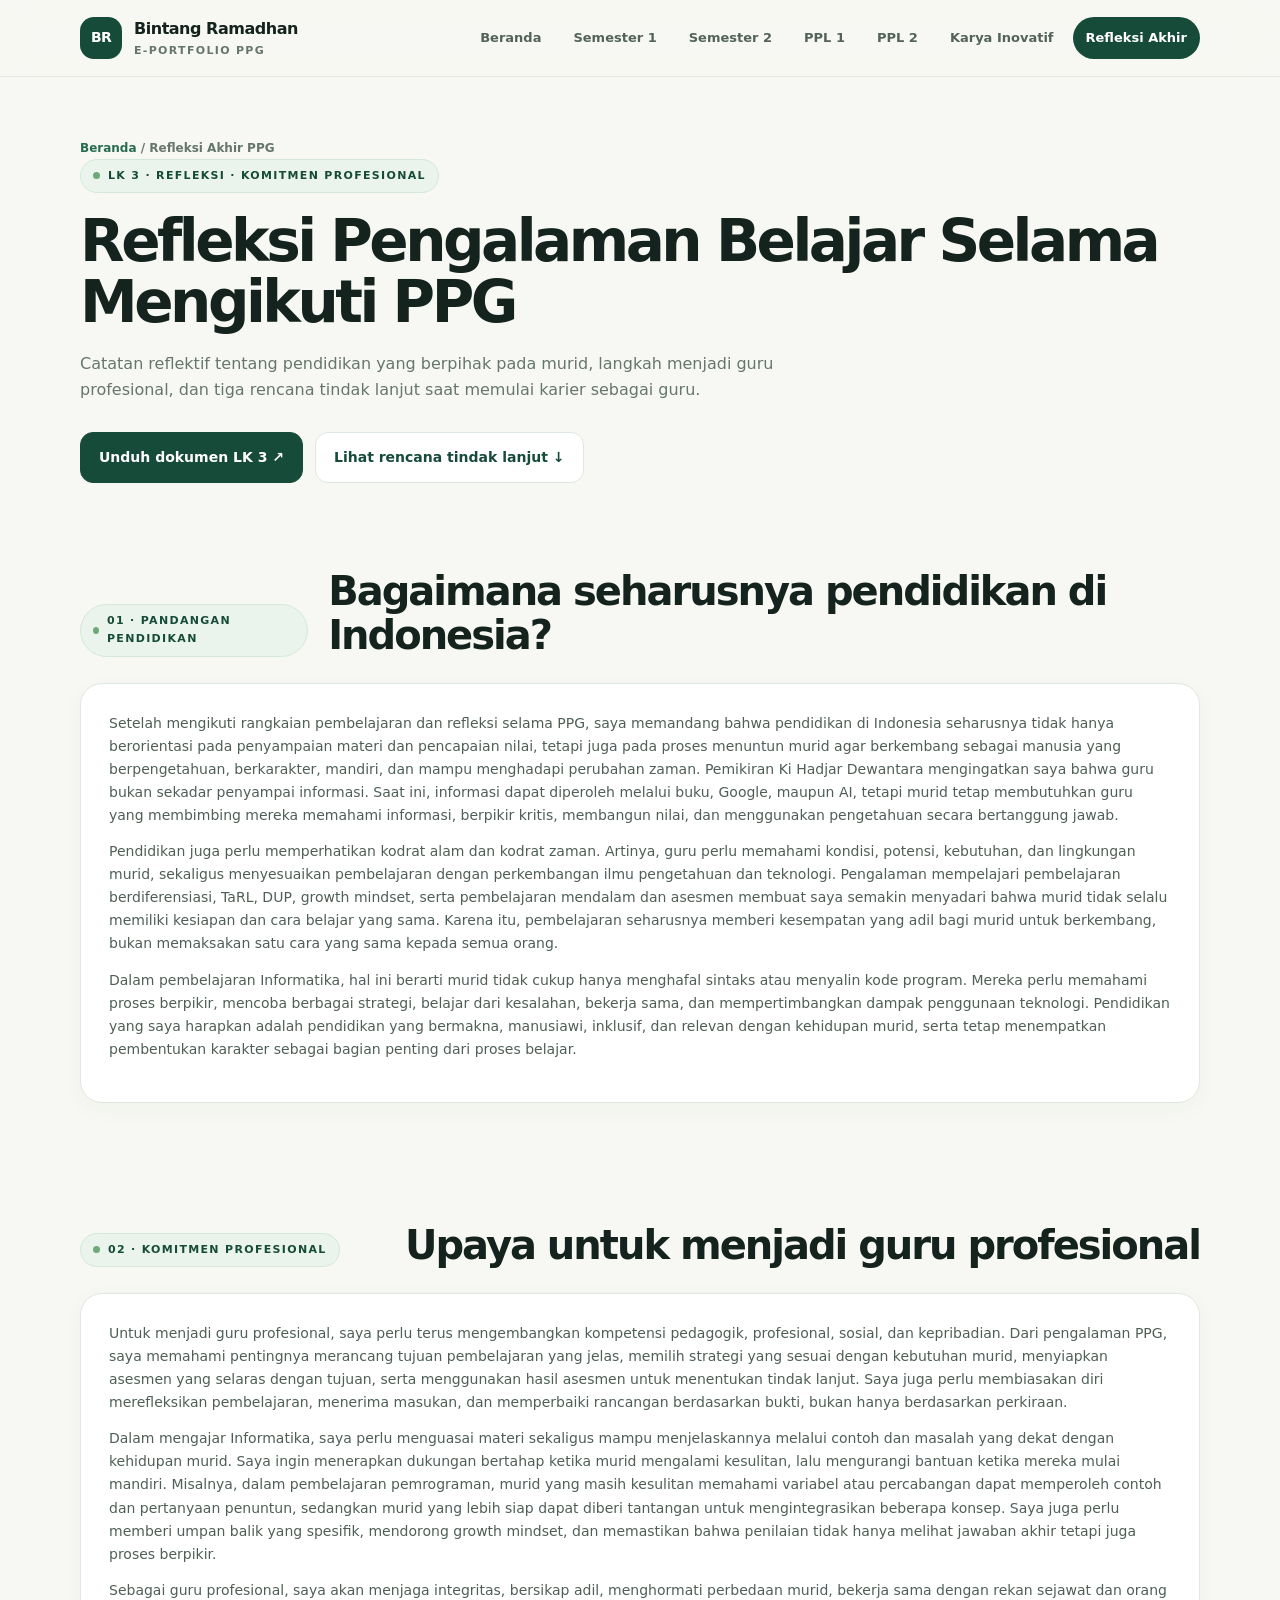
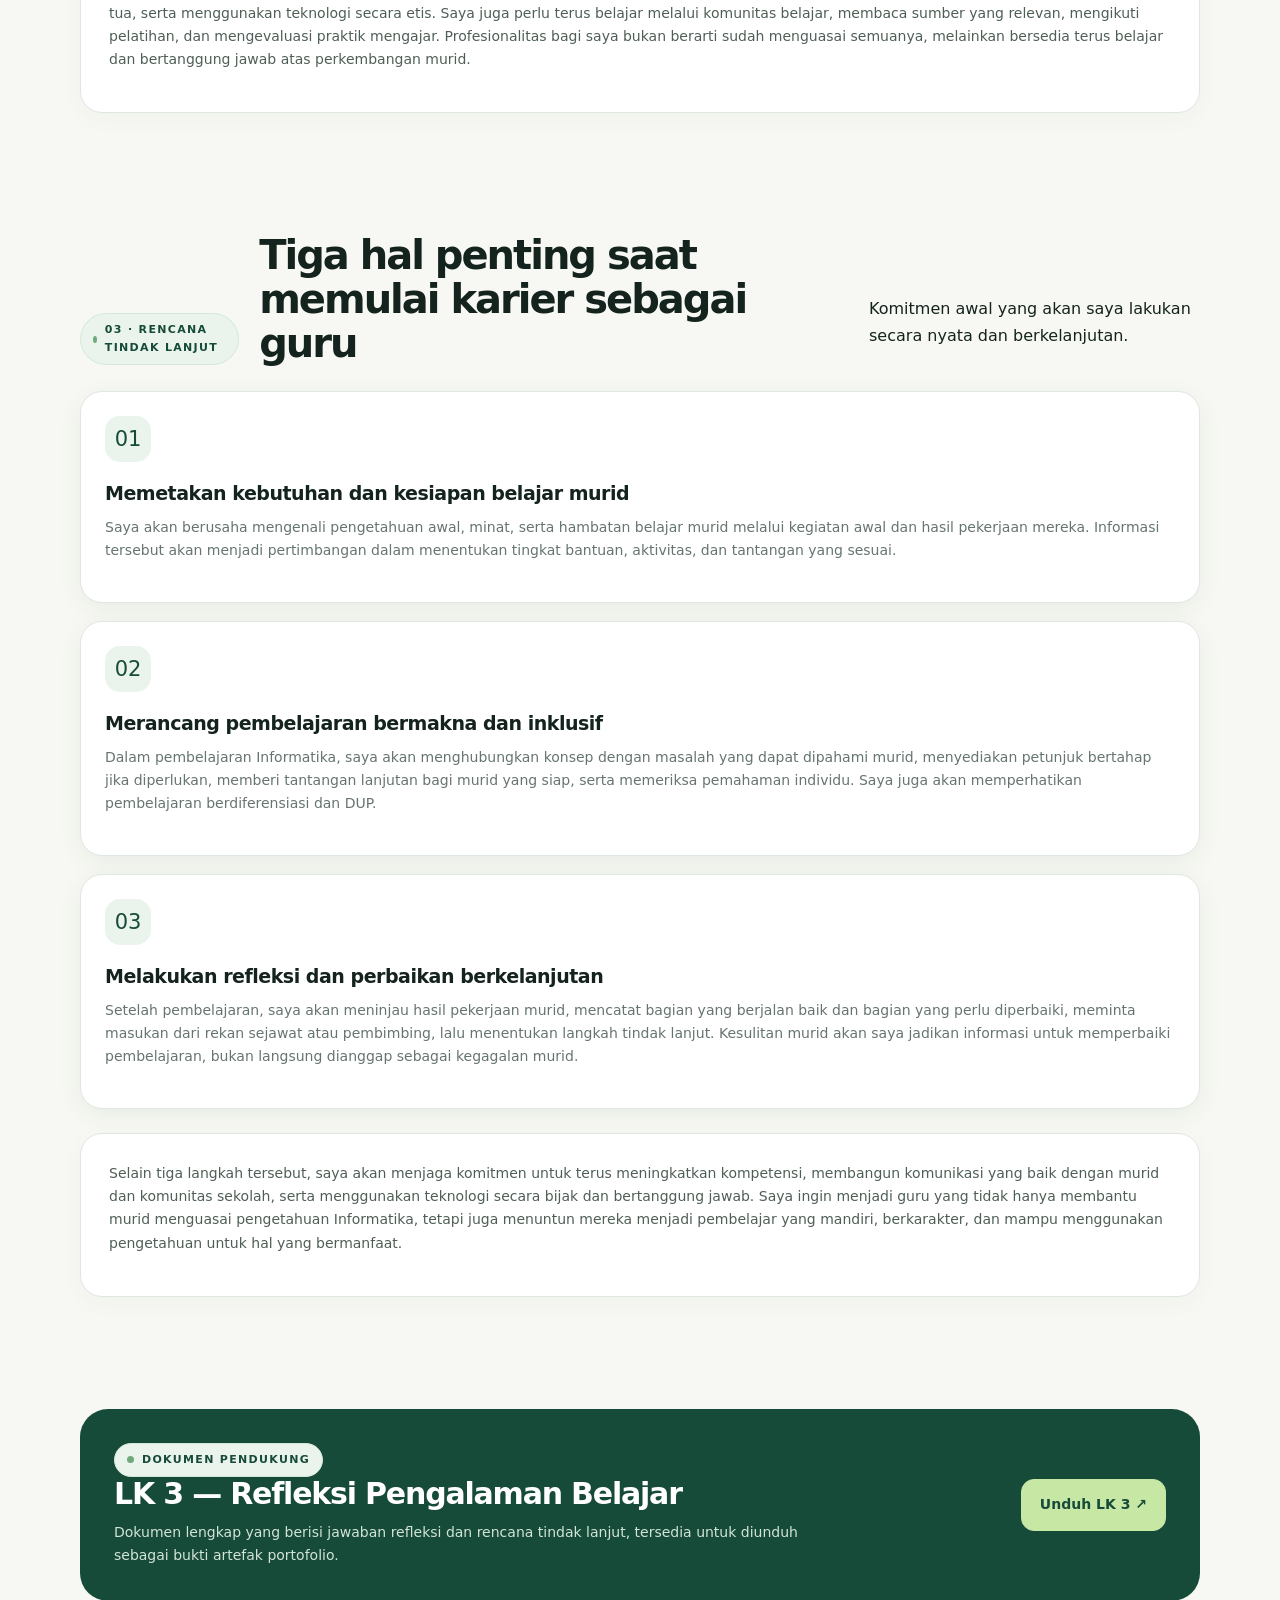
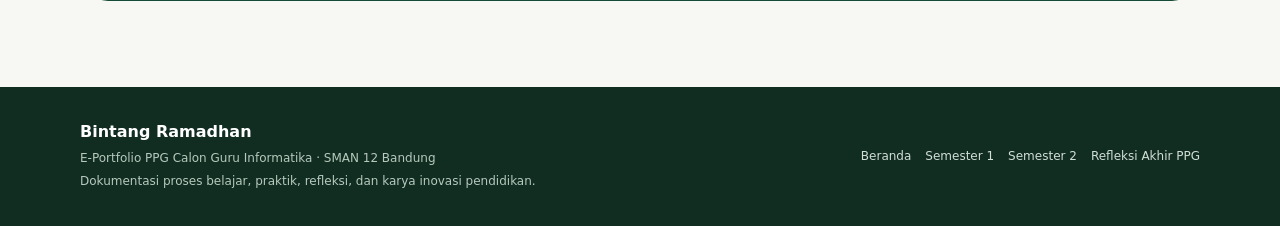
<file: refleksi-akhir.html>
<!DOCTYPE html>
<html lang="id">
<head><meta charset="UTF-8"><meta name="viewport" content="width=device-width, initial-scale=1.0"><meta name="description" content="Refleksi pengalaman belajar selama mengikuti PPG dan rencana tindak lanjut Bintang Ramadhan."><title>Refleksi Akhir PPG | Bintang Ramadhan</title><link rel="stylesheet" href="assets/css/style.css"></head>
<body><header class="site-header"><div class="container nav-wrap"><a class="brand" href="index.html"><span class="brand-mark">BR</span><span>Bintang Ramadhan<small>E-Portfolio PPG</small></span></a><nav class="nav-links" aria-label="Navigasi utama"><a href="index.html">Beranda</a><a href="semester-1.html">Semester 1</a><a href="semester-2.html">Semester 2</a><a href="ppl1.html">PPL 1</a><a href="ppl.html">PPL 2</a><a href="lk4-karya-inovatif.html">Karya Inovatif</a><a class="active" href="refleksi-akhir.html">Refleksi Akhir</a></nav></div></header>
<main>
<section class="page-hero"><div class="container"><div class="breadcrumb"><a href="index.html">Beranda</a> / Refleksi Akhir PPG</div><span class="eyebrow">LK 3 · Refleksi · Komitmen profesional</span><h1>Refleksi Pengalaman Belajar Selama Mengikuti PPG</h1><p>Catatan reflektif tentang pendidikan yang berpihak pada murid, langkah menjadi guru profesional, dan tiga rencana tindak lanjut saat memulai karier sebagai guru.</p><div class="actions"><a class="btn" href="assets/artefak/refleksi-akhir/LK3-Refleksi-Pengalaman-Belajar-PPG-Bintang-Ramadhan.pdf" download>Unduh dokumen LK 3 ↗</a><a class="btn secondary" href="#rencana">Lihat rencana tindak lanjut ↓</a></div></div></section>
<section class="section"><div class="container"><div class="section-head"><span class="eyebrow">01 · Pandangan pendidikan</span><h2>Bagaimana seharusnya pendidikan di Indonesia?</h2></div>
<div class="panel"><p>Setelah mengikuti rangkaian pembelajaran dan refleksi selama PPG, saya memandang bahwa pendidikan di Indonesia seharusnya tidak hanya berorientasi pada penyampaian materi dan pencapaian nilai, tetapi juga pada proses menuntun murid agar berkembang sebagai manusia yang berpengetahuan, berkarakter, mandiri, dan mampu menghadapi perubahan zaman. Pemikiran Ki Hadjar Dewantara mengingatkan saya bahwa guru bukan sekadar penyampai informasi. Saat ini, informasi dapat diperoleh melalui buku, Google, maupun AI, tetapi murid tetap membutuhkan guru yang membimbing mereka memahami informasi, berpikir kritis, membangun nilai, dan menggunakan pengetahuan secara bertanggung jawab.</p>
<p>Pendidikan juga perlu memperhatikan kodrat alam dan kodrat zaman. Artinya, guru perlu memahami kondisi, potensi, kebutuhan, dan lingkungan murid, sekaligus menyesuaikan pembelajaran dengan perkembangan ilmu pengetahuan dan teknologi. Pengalaman mempelajari pembelajaran berdiferensiasi, TaRL, DUP, growth mindset, serta pembelajaran mendalam dan asesmen membuat saya semakin menyadari bahwa murid tidak selalu memiliki kesiapan dan cara belajar yang sama. Karena itu, pembelajaran seharusnya memberi kesempatan yang adil bagi murid untuk berkembang, bukan memaksakan satu cara yang sama kepada semua orang.</p>
<p>Dalam pembelajaran Informatika, hal ini berarti murid tidak cukup hanya menghafal sintaks atau menyalin kode program. Mereka perlu memahami proses berpikir, mencoba berbagai strategi, belajar dari kesalahan, bekerja sama, dan mempertimbangkan dampak penggunaan teknologi. Pendidikan yang saya harapkan adalah pendidikan yang bermakna, manusiawi, inklusif, dan relevan dengan kehidupan murid, serta tetap menempatkan pembentukan karakter sebagai bagian penting dari proses belajar.</p></div></div></section>
<section class="section section-alt"><div class="container"><div class="section-head"><span class="eyebrow">02 · Komitmen profesional</span><h2>Upaya untuk menjadi guru profesional</h2></div><div class="panel"><p>Untuk menjadi guru profesional, saya perlu terus mengembangkan kompetensi pedagogik, profesional, sosial, dan kepribadian. Dari pengalaman PPG, saya memahami pentingnya merancang tujuan pembelajaran yang jelas, memilih strategi yang sesuai dengan kebutuhan murid, menyiapkan asesmen yang selaras dengan tujuan, serta menggunakan hasil asesmen untuk menentukan tindak lanjut. Saya juga perlu membiasakan diri merefleksikan pembelajaran, menerima masukan, dan memperbaiki rancangan berdasarkan bukti, bukan hanya berdasarkan perkiraan.</p>
<p>Dalam mengajar Informatika, saya perlu menguasai materi sekaligus mampu menjelaskannya melalui contoh dan masalah yang dekat dengan kehidupan murid. Saya ingin menerapkan dukungan bertahap ketika murid mengalami kesulitan, lalu mengurangi bantuan ketika mereka mulai mandiri. Misalnya, dalam pembelajaran pemrograman, murid yang masih kesulitan memahami variabel atau percabangan dapat memperoleh contoh dan pertanyaan penuntun, sedangkan murid yang lebih siap dapat diberi tantangan untuk mengintegrasikan beberapa konsep. Saya juga perlu memberi umpan balik yang spesifik, mendorong growth mindset, dan memastikan bahwa penilaian tidak hanya melihat jawaban akhir tetapi juga proses berpikir.</p>
<p>Sebagai guru profesional, saya akan menjaga integritas, bersikap adil, menghormati perbedaan murid, bekerja sama dengan rekan sejawat dan orang tua, serta menggunakan teknologi secara etis. Saya juga perlu terus belajar melalui komunitas belajar, membaca sumber yang relevan, mengikuti pelatihan, dan mengevaluasi praktik mengajar. Profesionalitas bagi saya bukan berarti sudah menguasai semuanya, melainkan bersedia terus belajar dan bertanggung jawab atas perkembangan murid.</p></div></div></section>
<section class="section" id="rencana"><div class="container"><div class="section-head"><span class="eyebrow">03 · Rencana tindak lanjut</span><h2>Tiga hal penting saat memulai karier sebagai guru</h2><p>Komitmen awal yang akan saya lakukan secara nyata dan berkelanjutan.</p></div><div class="grid"><article class="card"><div class="card-icon">01</div><h3>Memetakan kebutuhan dan kesiapan belajar murid</h3><p>Saya akan berusaha mengenali pengetahuan awal, minat, serta hambatan belajar murid melalui kegiatan awal dan hasil pekerjaan mereka. Informasi tersebut akan menjadi pertimbangan dalam menentukan tingkat bantuan, aktivitas, dan tantangan yang sesuai.</p></article><article class="card"><div class="card-icon">02</div><h3>Merancang pembelajaran bermakna dan inklusif</h3><p>Dalam pembelajaran Informatika, saya akan menghubungkan konsep dengan masalah yang dapat dipahami murid, menyediakan petunjuk bertahap jika diperlukan, memberi tantangan lanjutan bagi murid yang siap, serta memeriksa pemahaman individu. Saya juga akan memperhatikan pembelajaran berdiferensiasi dan DUP.</p></article><article class="card"><div class="card-icon">03</div><h3>Melakukan refleksi dan perbaikan berkelanjutan</h3><p>Setelah pembelajaran, saya akan meninjau hasil pekerjaan murid, mencatat bagian yang berjalan baik dan bagian yang perlu diperbaiki, meminta masukan dari rekan sejawat atau pembimbing, lalu menentukan langkah tindak lanjut. Kesulitan murid akan saya jadikan informasi untuk memperbaiki pembelajaran, bukan langsung dianggap sebagai kegagalan murid.</p></article></div><div class="panel" style="margin-top:1.5rem"><p>Selain tiga langkah tersebut, saya akan menjaga komitmen untuk terus meningkatkan kompetensi, membangun komunikasi yang baik dengan murid dan komunitas sekolah, serta menggunakan teknologi secara bijak dan bertanggung jawab. Saya ingin menjadi guru yang tidak hanya membantu murid menguasai pengetahuan Informatika, tetapi juga menuntun mereka menjadi pembelajar yang mandiri, berkarakter, dan mampu menggunakan pengetahuan untuk hal yang bermanfaat.</p></div></div></section>
<section class="section section-alt"><div class="container"><div class="feature-band"><div><span class="eyebrow">Dokumen pendukung</span><h2>LK 3 — Refleksi Pengalaman Belajar</h2><p>Dokumen lengkap yang berisi jawaban refleksi dan rencana tindak lanjut, tersedia untuk diunduh sebagai bukti artefak portofolio.</p></div><a class="btn" href="assets/artefak/refleksi-akhir/LK3-Refleksi-Pengalaman-Belajar-PPG-Bintang-Ramadhan.pdf" download>Unduh LK 3 ↗</a></div></div></section>
</main><footer class="footer"><div class="container footer-row"><div><strong>Bintang Ramadhan</strong><p>E-Portfolio PPG Calon Guru Informatika · SMAN 12 Bandung</p><p>Dokumentasi proses belajar, praktik, refleksi, dan karya inovasi pendidikan.</p></div><div class="footer-links"><a href="index.html">Beranda</a><a href="semester-1.html">Semester 1</a><a href="semester-2.html">Semester 2</a><a href="refleksi-akhir.html">Refleksi Akhir PPG</a></div></div></footer><script src="assets/js/main.js"></script></body></html>
</file>
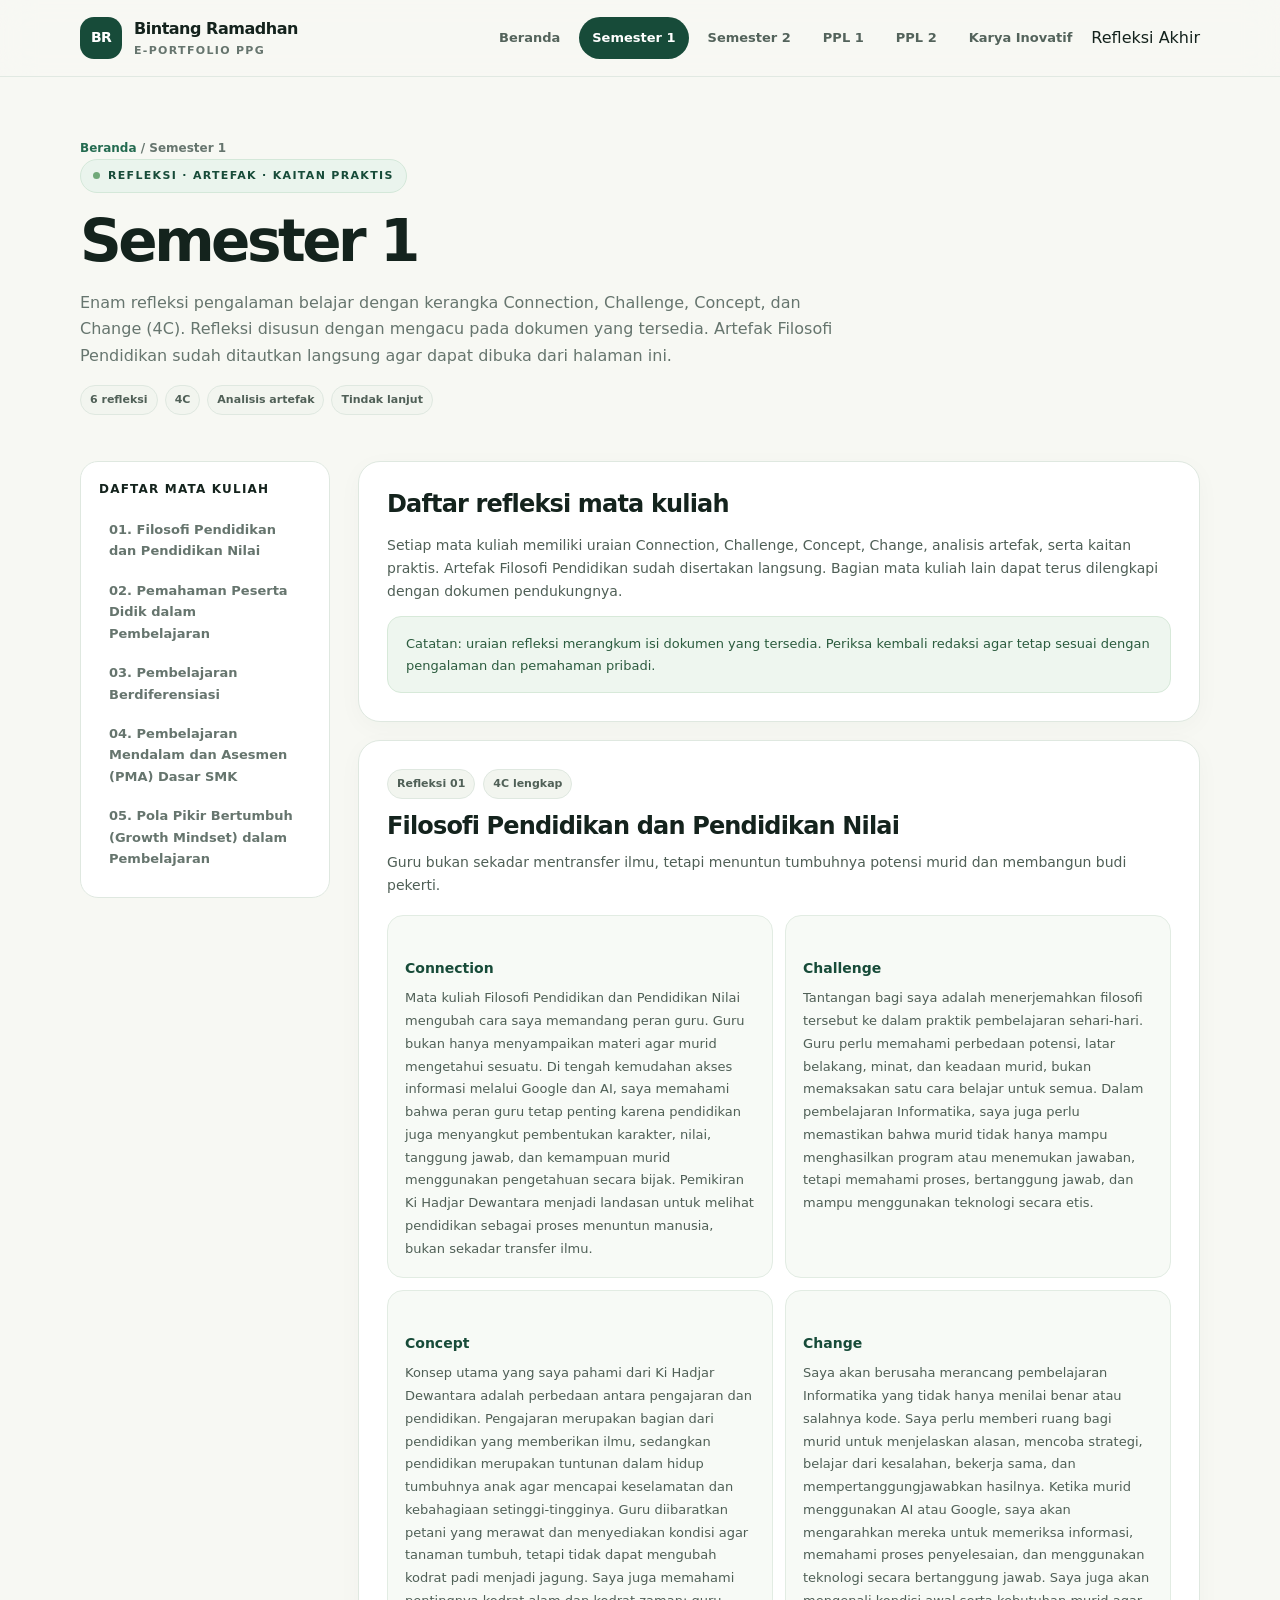
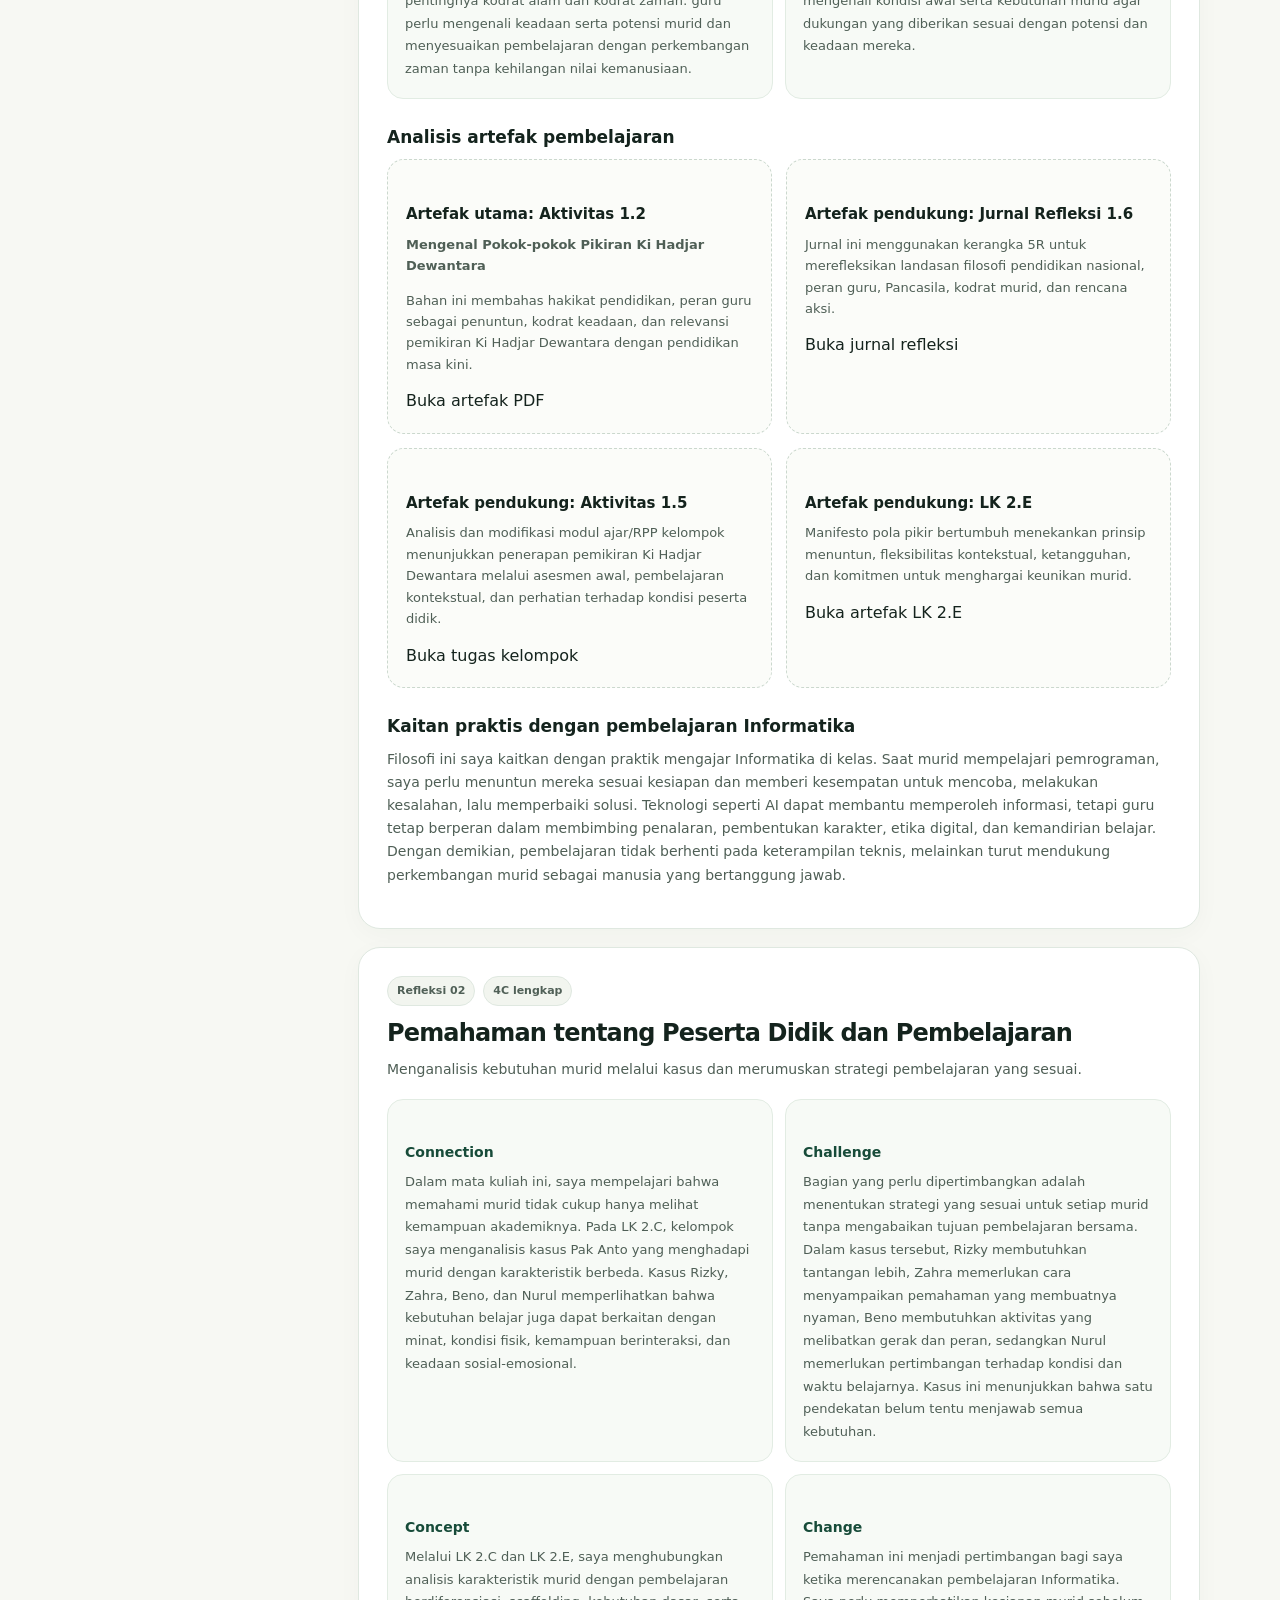
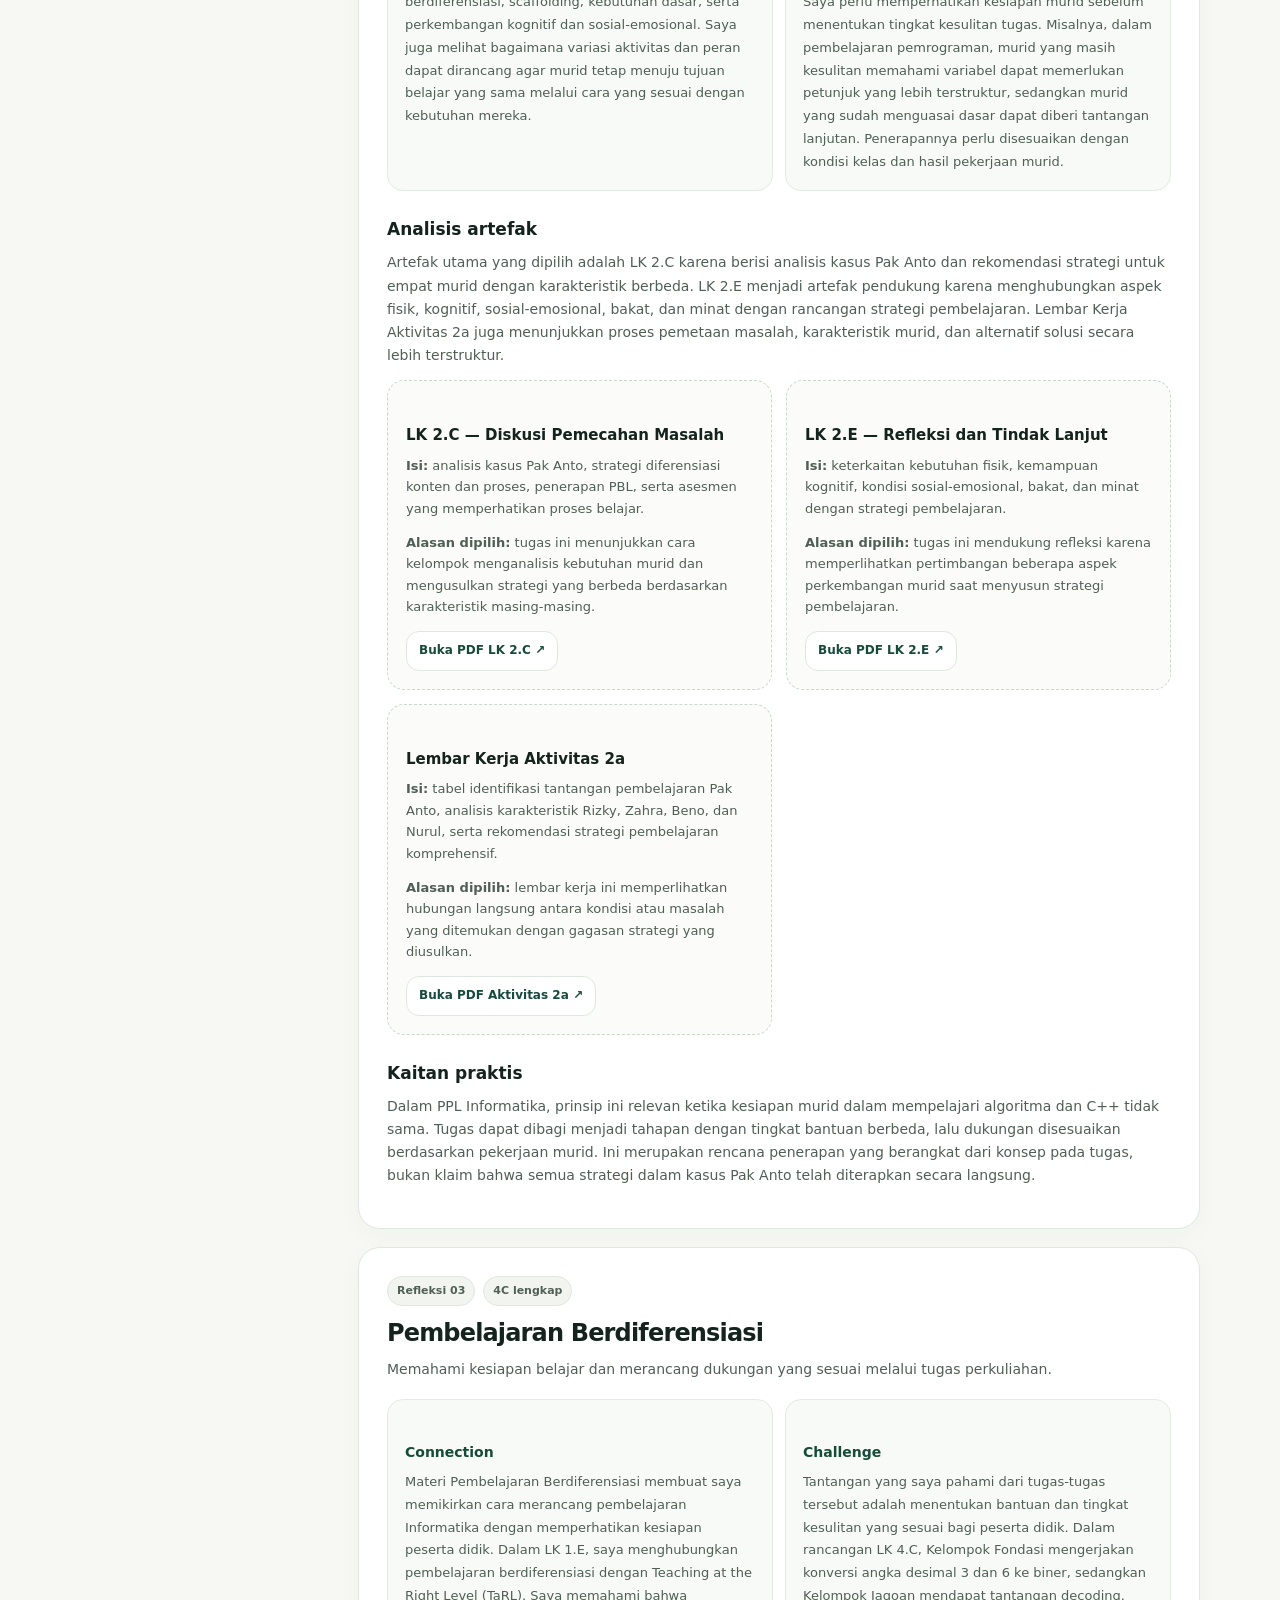
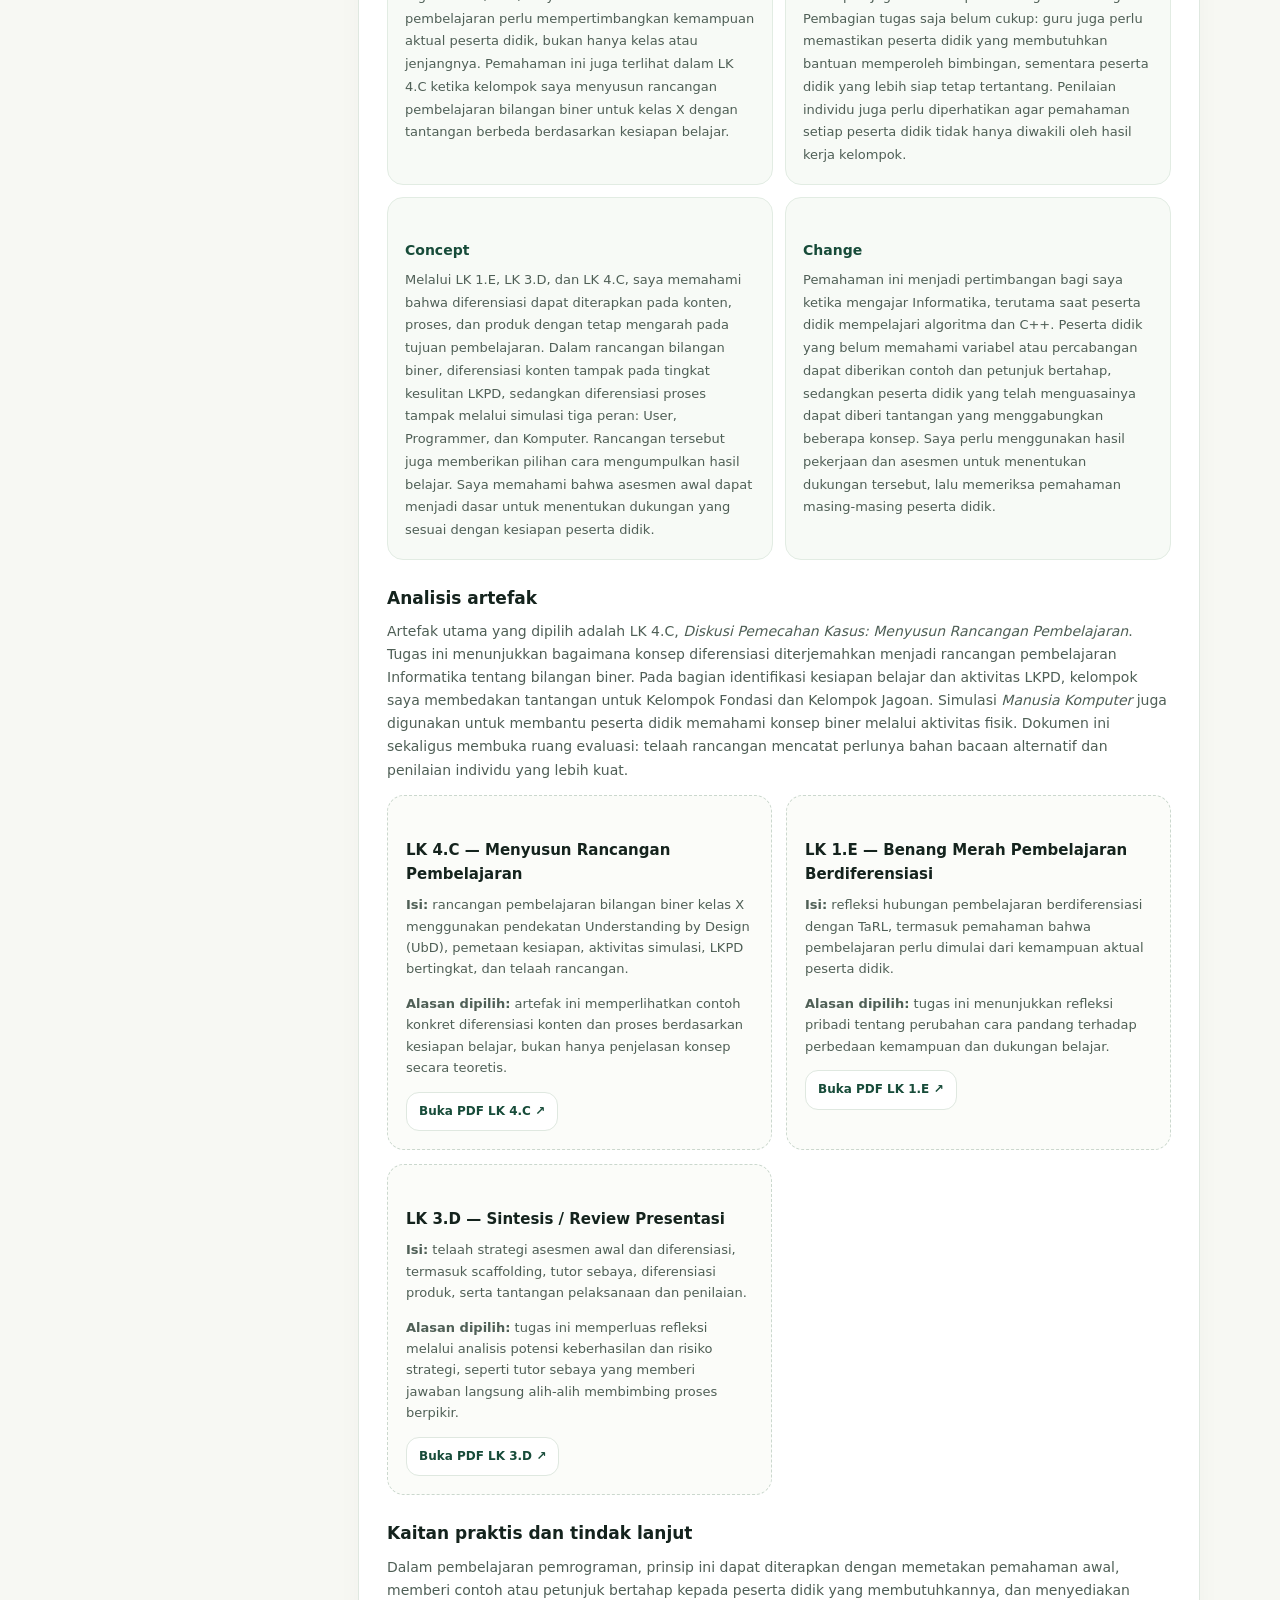
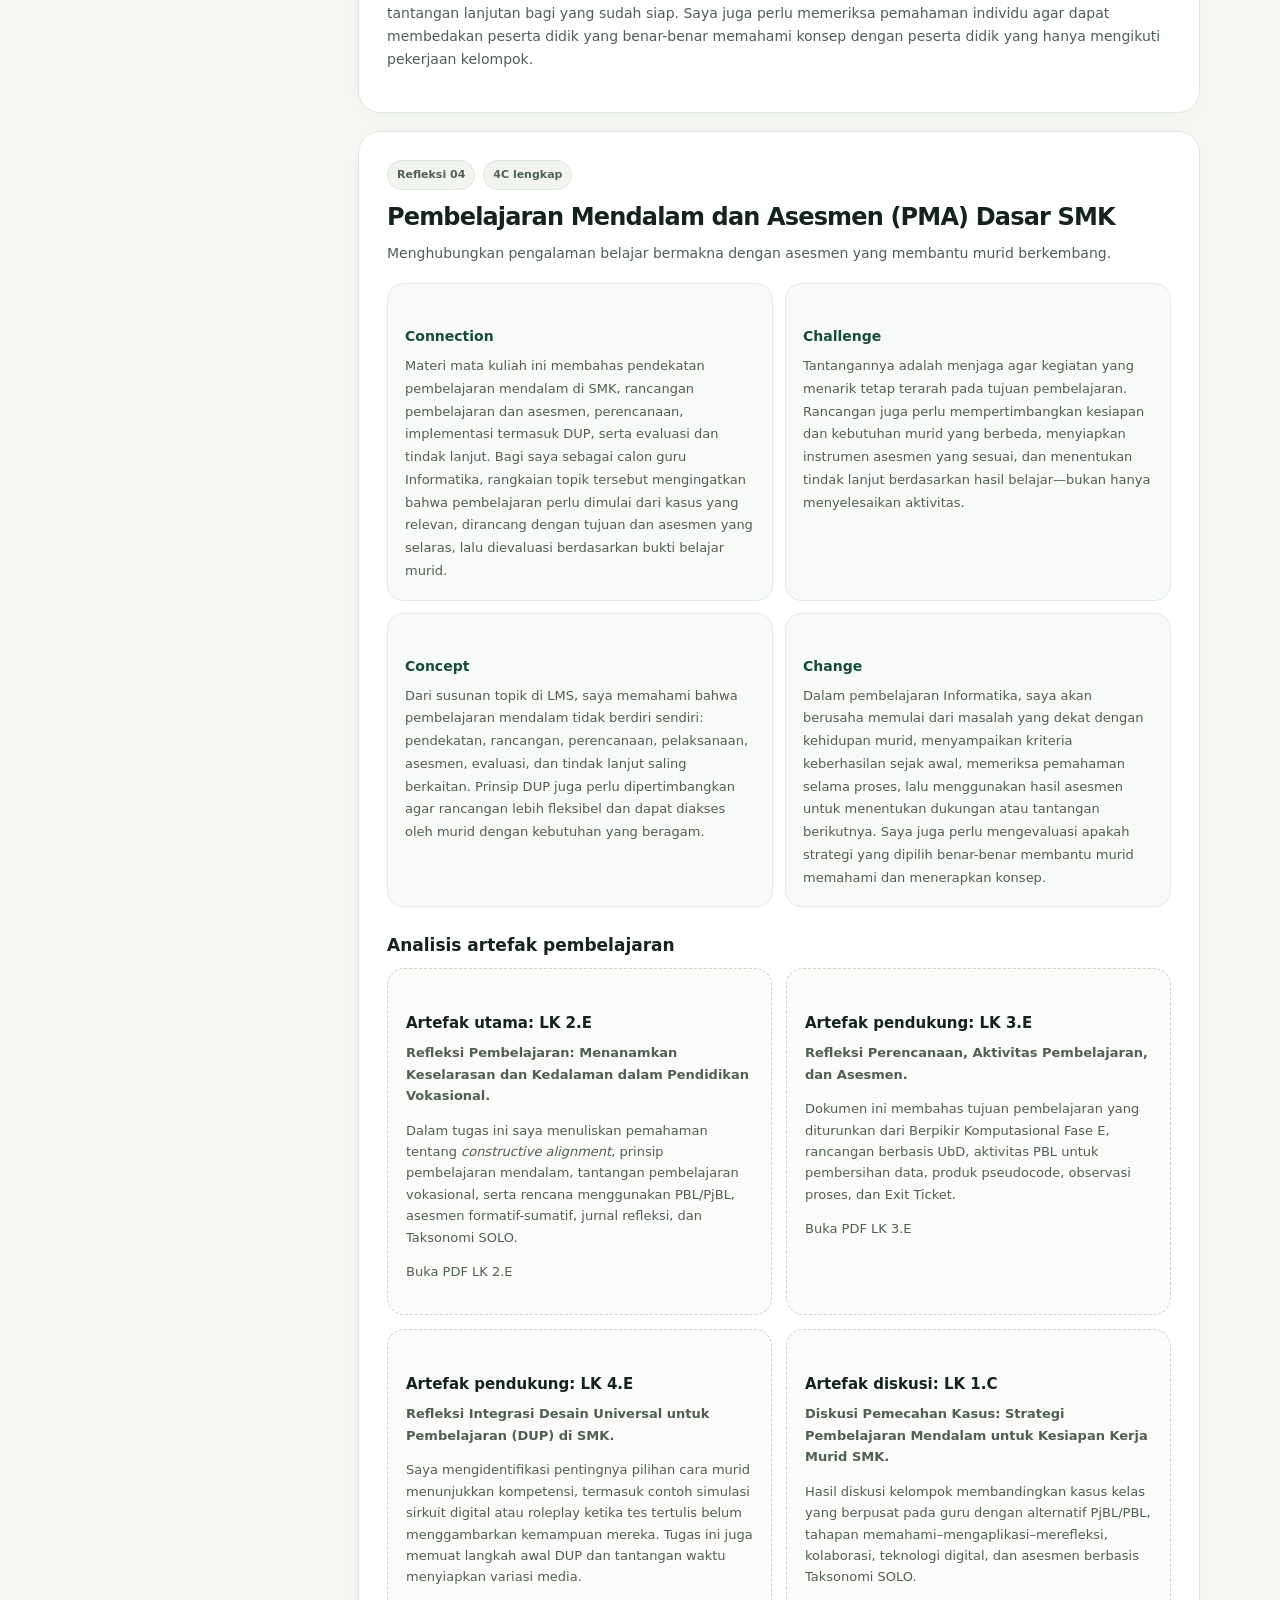
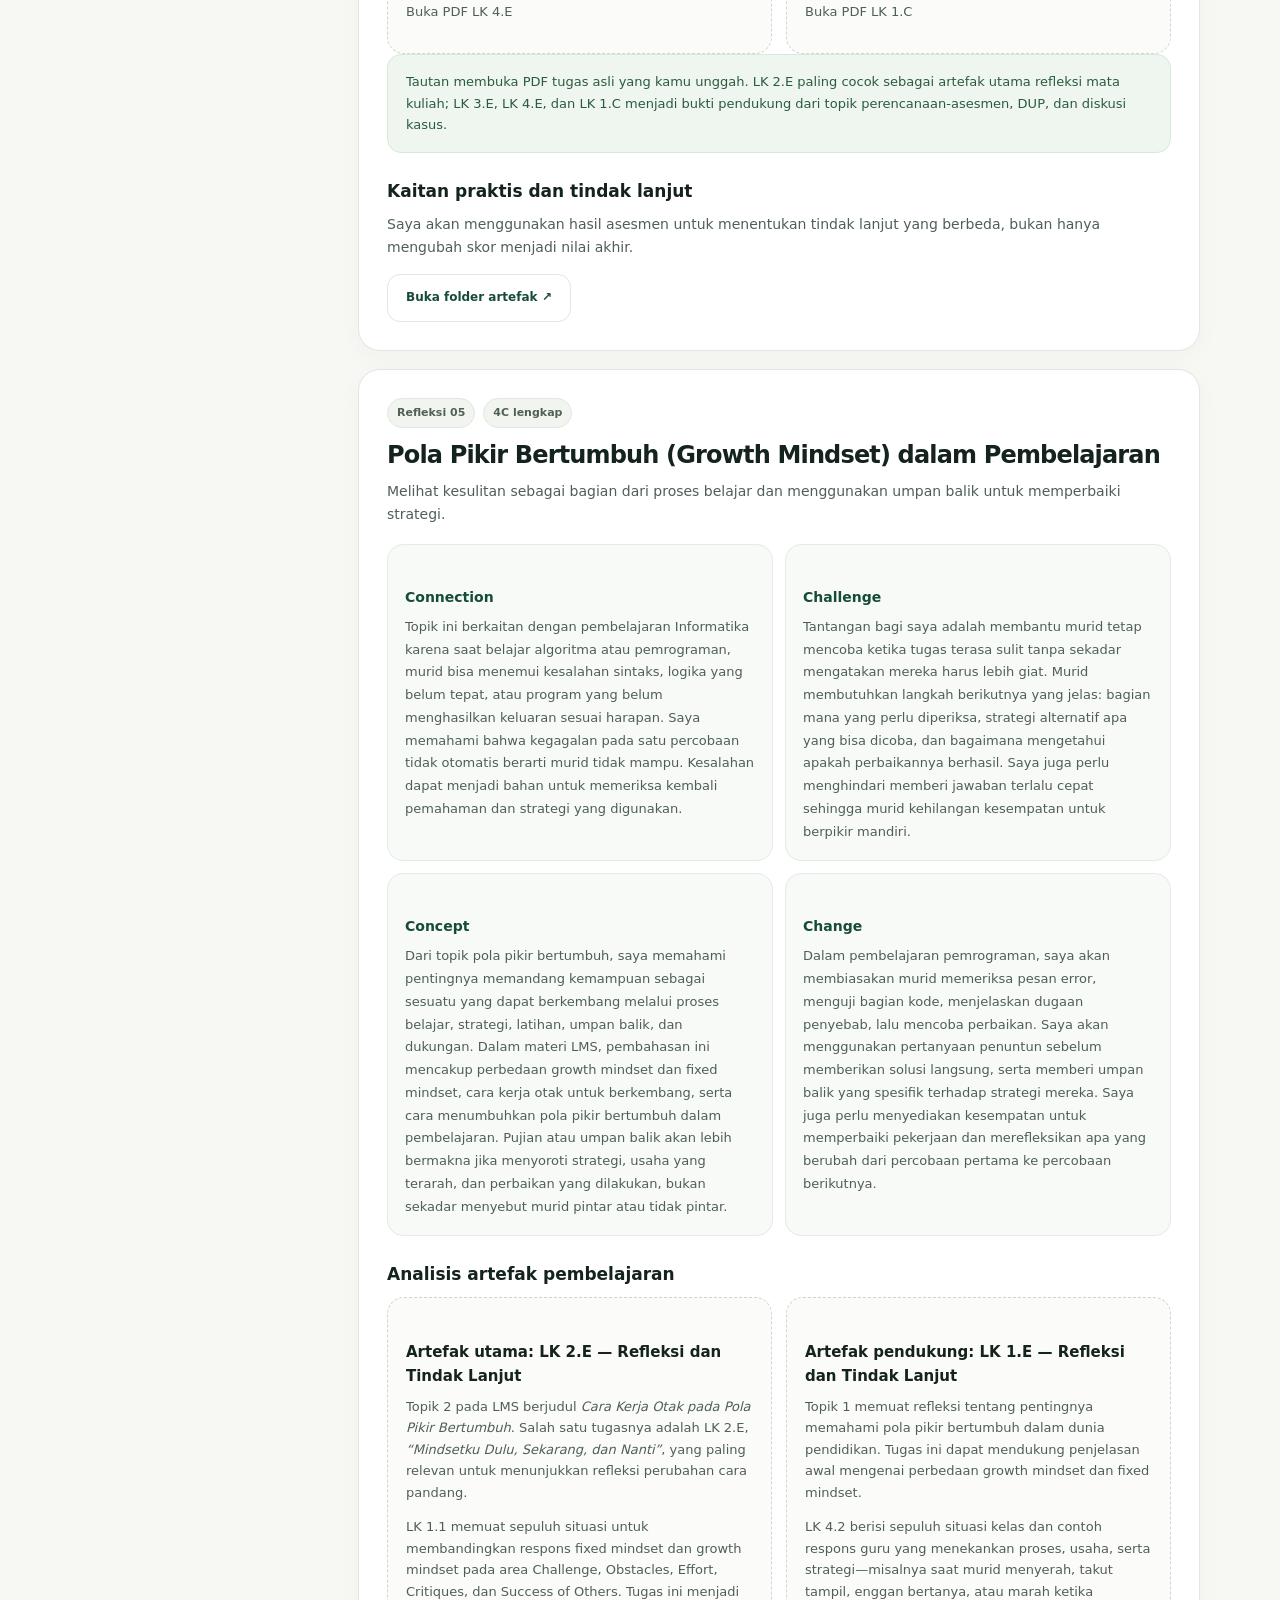
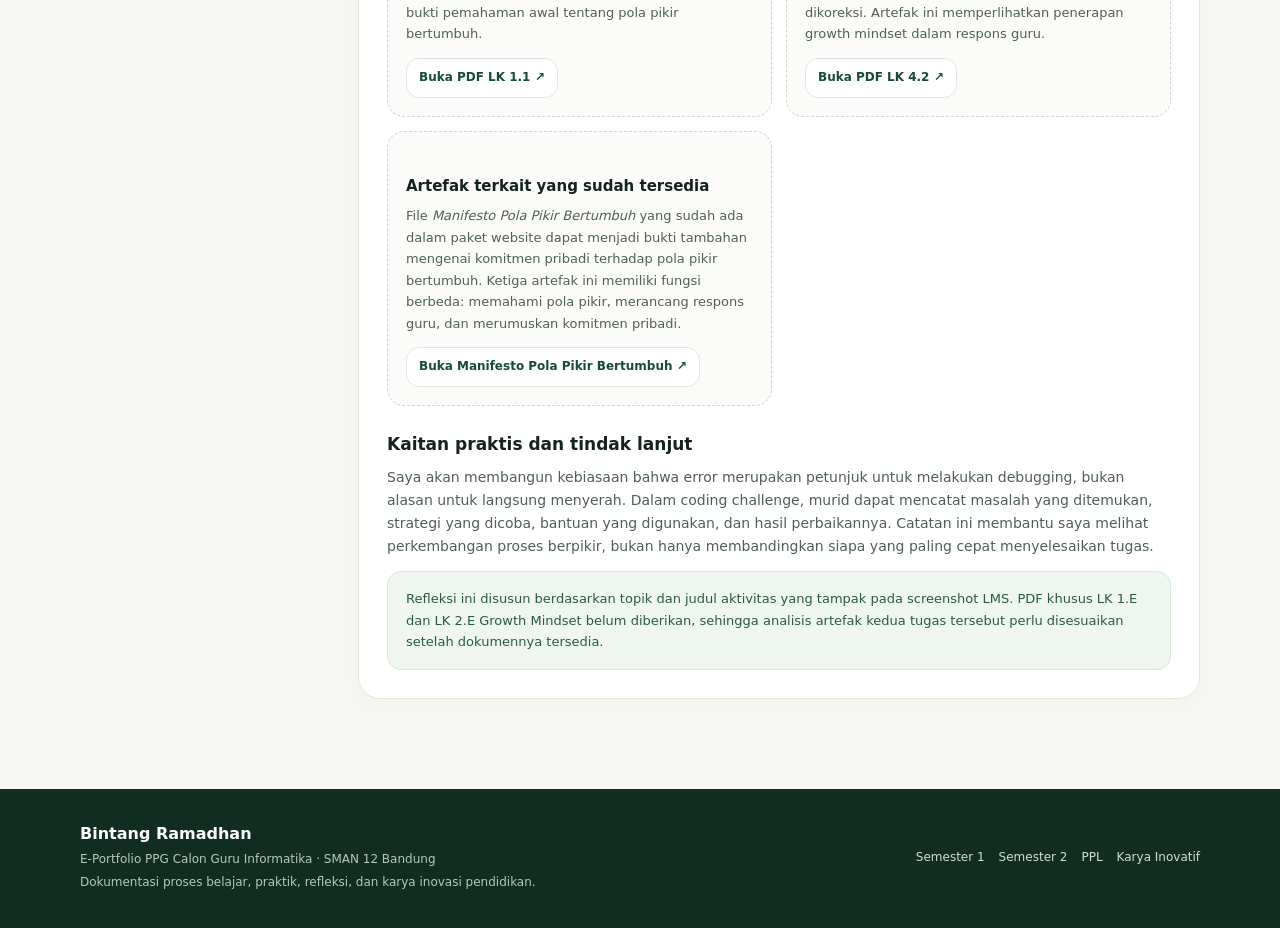
<file: semester-1.html>
<!doctype html>
<html lang="id"><head><meta charset="utf-8"><meta name="viewport" content="width=device-width,initial-scale=1"><meta name="theme-color" content="#174b39"><meta name="description" content="E-Portofolio PPG Bintang Ramadhan, perjalanan menjadi guru Informatika profesional."><title>Semester 1 · E-Portfolio PPG</title><link rel="stylesheet" href="assets/css/style.css"></head><body>
<header class="site-header">
 <div class="container nav-wrap"><a class="brand" href="index.html"><span class="brand-mark">BR</span><span>Bintang Ramadhan<small>E-Portfolio PPG</small></span></a><nav class="nav-links" aria-label="Navigasi utama"><a href="index.html">Beranda</a><a class="active" href="semester-1.html">Semester 1</a><a href="semester-2.html">Semester 2</a><a href="semester1.html">PPL 1</a><a href="ppl.html">PPL 2</a><a href="lk4-karya-inovatif.html">Karya Inovatif</a><ahref="refleksi-akhir.html">Refleksi Akhir</a></nav></div>
</header>


<main>
<section class="page-hero"><div class="container"><div class="breadcrumb"><a href="index.html">Beranda</a> / Semester 1</div><span class="eyebrow">Refleksi · artefak · kaitan praktis</span><h1>Semester 1</h1><p>Enam refleksi pengalaman belajar dengan kerangka Connection, Challenge, Concept, dan Change (4C). Refleksi disusun dengan mengacu pada dokumen yang tersedia. Artefak Filosofi Pendidikan sudah ditautkan langsung agar dapat dibuka dari halaman ini.</p><div class="tag-row"><span class="pill">6 refleksi</span><span class="pill">4C</span><span class="pill">Analisis artefak</span><span class="pill">Tindak lanjut</span></div></div></section>
<section class="container content-layout"><aside class="side-nav"><strong>Daftar mata kuliah</strong><a href="#refleksi-1">01. Filosofi Pendidikan dan Pendidikan Nilai</a><a href="#refleksi-2">02. Pemahaman Peserta Didik dalam Pembelajaran</a><a href="#refleksi-3">03. Pembelajaran Berdiferensiasi</a><a href="#refleksi-4">04. Pembelajaran Mendalam dan Asesmen (PMA) Dasar SMK</a><a href="#refleksi-5">05. Pola Pikir Bertumbuh (Growth Mindset) dalam Pembelajaran</a></aside><div class="content-stack">
<div class="panel"><h2>Daftar refleksi mata kuliah</h2><p>Setiap mata kuliah memiliki uraian Connection, Challenge, Concept, Change, analisis artefak, serta kaitan praktis. Artefak Filosofi Pendidikan sudah disertakan langsung. Bagian mata kuliah lain dapat terus dilengkapi dengan dokumen pendukungnya.</p><div class="notice">Catatan: uraian refleksi merangkum isi dokumen yang tersedia. Periksa kembali redaksi agar tetap sesuai dengan pengalaman dan pemahaman pribadi.</div></div>

    <article class="panel reflection-card" id="refleksi-1">
      <div class="reflection-top"><span class="pill">Refleksi 01</span><span class="pill">4C lengkap</span></div>
      <h2>Filosofi Pendidikan dan Pendidikan Nilai</h2>
      <p class="reflection-subtitle">Guru bukan sekadar mentransfer ilmu, tetapi menuntun tumbuhnya potensi murid dan membangun budi pekerti.</p>
      <div class="four-c">
        <article><h3>Connection</h3><p>Mata kuliah Filosofi Pendidikan dan Pendidikan Nilai mengubah cara saya memandang peran guru. Guru bukan hanya menyampaikan materi agar murid mengetahui sesuatu. Di tengah kemudahan akses informasi melalui Google dan AI, saya memahami bahwa peran guru tetap penting karena pendidikan juga menyangkut pembentukan karakter, nilai, tanggung jawab, dan kemampuan murid menggunakan pengetahuan secara bijak. Pemikiran Ki Hadjar Dewantara menjadi landasan untuk melihat pendidikan sebagai proses menuntun manusia, bukan sekadar transfer ilmu.</p></article>
        <article><h3>Challenge</h3><p>Tantangan bagi saya adalah menerjemahkan filosofi tersebut ke dalam praktik pembelajaran sehari-hari. Guru perlu memahami perbedaan potensi, latar belakang, minat, dan keadaan murid, bukan memaksakan satu cara belajar untuk semua. Dalam pembelajaran Informatika, saya juga perlu memastikan bahwa murid tidak hanya mampu menghasilkan program atau menemukan jawaban, tetapi memahami proses, bertanggung jawab, dan mampu menggunakan teknologi secara etis.</p></article>
        <article><h3>Concept</h3><p>Konsep utama yang saya pahami dari Ki Hadjar Dewantara adalah perbedaan antara pengajaran dan pendidikan. Pengajaran merupakan bagian dari pendidikan yang memberikan ilmu, sedangkan pendidikan merupakan tuntunan dalam hidup tumbuhnya anak agar mencapai keselamatan dan kebahagiaan setinggi-tingginya. Guru diibaratkan petani yang merawat dan menyediakan kondisi agar tanaman tumbuh, tetapi tidak dapat mengubah kodrat padi menjadi jagung. Saya juga memahami pentingnya kodrat alam dan kodrat zaman: guru perlu mengenali keadaan serta potensi murid dan menyesuaikan pembelajaran dengan perkembangan zaman tanpa kehilangan nilai kemanusiaan.</p></article>
        <article><h3>Change</h3><p>Saya akan berusaha merancang pembelajaran Informatika yang tidak hanya menilai benar atau salahnya kode. Saya perlu memberi ruang bagi murid untuk menjelaskan alasan, mencoba strategi, belajar dari kesalahan, bekerja sama, dan mempertanggungjawabkan hasilnya. Ketika murid menggunakan AI atau Google, saya akan mengarahkan mereka untuk memeriksa informasi, memahami proses penyelesaian, dan menggunakan teknologi secara bertanggung jawab. Saya juga akan mengenali kondisi awal serta kebutuhan murid agar dukungan yang diberikan sesuai dengan potensi dan keadaan mereka.</p></article>
      </div>
      <h3>Analisis artefak pembelajaran</h3>
      <div class="artifact-grid">
        <div class="artifact"><h3>Artefak utama: Aktivitas 1.2</h3><p><strong>Mengenal Pokok-pokok Pikiran Ki Hadjar Dewantara</strong></p><p class="small-note">Bahan ini membahas hakikat pendidikan, peran guru sebagai penuntun, kodrat keadaan, dan relevansi pemikiran Ki Hadjar Dewantara dengan pendidikan masa kini.</p><a class="button button-secondary" href="assets/artefak/semester-1/1.2-Mengenal-Pokok-pokok-Pikiran-Ki-Hadjar-Dewantara.pdf" target="_blank" rel="noopener">Buka artefak PDF</a></div>
        <div class="artifact"><h3>Artefak pendukung: Jurnal Refleksi 1.6</h3><p>Jurnal ini menggunakan kerangka 5R untuk merefleksikan landasan filosofi pendidikan nasional, peran guru, Pancasila, kodrat murid, dan rencana aksi.</p><a class="button button-secondary" href="assets/artefak/semester-1/1.6-Jurnal-Refleksi.pdf" target="_blank" rel="noopener">Buka jurnal refleksi</a></div>
        <div class="artifact"><h3>Artefak pendukung: Aktivitas 1.5</h3><p>Analisis dan modifikasi modul ajar/RPP kelompok menunjukkan penerapan pemikiran Ki Hadjar Dewantara melalui asesmen awal, pembelajaran kontekstual, dan perhatian terhadap kondisi peserta didik.</p><a class="button button-secondary" href="assets/artefak/semester-1/1.5-Analisis-Modul-Ajar-Kelompok.pdf" target="_blank" rel="noopener">Buka tugas kelompok</a></div>
        <div class="artifact"><h3>Artefak pendukung: LK 2.E</h3><p>Manifesto pola pikir bertumbuh menekankan prinsip menuntun, fleksibilitas kontekstual, ketangguhan, dan komitmen untuk menghargai keunikan murid.</p><a class="button button-secondary" href="assets/artefak/semester-1/LK-2E-Manifesto-Pola-Pikir-Bertumbuh.pdf" target="_blank" rel="noopener">Buka artefak LK 2.E</a></div>
      </div>
      <h3>Kaitan praktis dengan pembelajaran Informatika</h3>
      <p>Filosofi ini saya kaitkan dengan praktik mengajar Informatika di kelas. Saat murid mempelajari pemrograman, saya perlu menuntun mereka sesuai kesiapan dan memberi kesempatan untuk mencoba, melakukan kesalahan, lalu memperbaiki solusi. Teknologi seperti AI dapat membantu memperoleh informasi, tetapi guru tetap berperan dalam membimbing penalaran, pembentukan karakter, etika digital, dan kemandirian belajar. Dengan demikian, pembelajaran tidak berhenti pada keterampilan teknis, melainkan turut mendukung perkembangan murid sebagai manusia yang bertanggung jawab.</p>
    </article>

    <article class="panel reflection-card" id="refleksi-2">
  <div class="reflection-top">
    <span class="pill">Refleksi 02</span>
    <span class="pill">4C lengkap</span>
  </div>

  <h2>Pemahaman tentang Peserta Didik dan Pembelajaran</h2>
  <p class="reflection-subtitle">
    Menganalisis kebutuhan murid melalui kasus dan merumuskan strategi pembelajaran yang sesuai.
  </p>

  <div class="four-c">
    <article>
      <h3>Connection</h3>
      <p>
        Dalam mata kuliah ini, saya mempelajari bahwa memahami murid tidak cukup hanya melihat kemampuan akademiknya.
        Pada LK 2.C, kelompok saya menganalisis kasus Pak Anto yang menghadapi murid dengan karakteristik berbeda.
        Kasus Rizky, Zahra, Beno, dan Nurul memperlihatkan bahwa kebutuhan belajar juga dapat berkaitan dengan minat,
        kondisi fisik, kemampuan berinteraksi, dan keadaan sosial-emosional.
      </p>
    </article>
    <article>
      <h3>Challenge</h3>
      <p>
        Bagian yang perlu dipertimbangkan adalah menentukan strategi yang sesuai untuk setiap murid tanpa mengabaikan
        tujuan pembelajaran bersama. Dalam kasus tersebut, Rizky membutuhkan tantangan lebih, Zahra memerlukan cara
        menyampaikan pemahaman yang membuatnya nyaman, Beno membutuhkan aktivitas yang melibatkan gerak dan peran,
        sedangkan Nurul memerlukan pertimbangan terhadap kondisi dan waktu belajarnya. Kasus ini menunjukkan bahwa
        satu pendekatan belum tentu menjawab semua kebutuhan.
      </p>
    </article>
    <article>
      <h3>Concept</h3>
      <p>
        Melalui LK 2.C dan LK 2.E, saya menghubungkan analisis karakteristik murid dengan pembelajaran berdiferensiasi,
        scaffolding, kebutuhan dasar, serta perkembangan kognitif dan sosial-emosional. Saya juga melihat bagaimana
        variasi aktivitas dan peran dapat dirancang agar murid tetap menuju tujuan belajar yang sama melalui cara
        yang sesuai dengan kebutuhan mereka.
      </p>
    </article>
    <article>
      <h3>Change</h3>
      <p>
        Pemahaman ini menjadi pertimbangan bagi saya ketika merencanakan pembelajaran Informatika. Saya perlu
        memperhatikan kesiapan murid sebelum menentukan tingkat kesulitan tugas. Misalnya, dalam pembelajaran
        pemrograman, murid yang masih kesulitan memahami variabel dapat memerlukan petunjuk yang lebih terstruktur,
        sedangkan murid yang sudah menguasai dasar dapat diberi tantangan lanjutan. Penerapannya perlu disesuaikan
        dengan kondisi kelas dan hasil pekerjaan murid.
      </p>
    </article>
  </div>

  <h3>Analisis artefak</h3>
  <p>
    Artefak utama yang dipilih adalah LK 2.C karena berisi analisis kasus Pak Anto dan rekomendasi strategi untuk
    empat murid dengan karakteristik berbeda. LK 2.E menjadi artefak pendukung karena menghubungkan aspek fisik,
    kognitif, sosial-emosional, bakat, dan minat dengan rancangan strategi pembelajaran. Lembar Kerja Aktivitas 2a
    juga menunjukkan proses pemetaan masalah, karakteristik murid, dan alternatif solusi secara lebih terstruktur.
  </p>

  <div class="artifact-grid">
    <div class="artifact">
      <h3>LK 2.C — Diskusi Pemecahan Masalah</h3>
      <p>
        <strong>Isi:</strong> analisis kasus Pak Anto, strategi diferensiasi konten dan proses, penerapan PBL,
        serta asesmen yang memperhatikan proses belajar.
      </p>
      <p>
        <strong>Alasan dipilih:</strong> tugas ini menunjukkan cara kelompok menganalisis kebutuhan murid dan
        mengusulkan strategi yang berbeda berdasarkan karakteristik masing-masing.
      </p>
      <a class="btn secondary" href="assets/artefak/semester-1/LK-2C-PPDP.pdf" target="_blank" rel="noopener">
        Buka PDF LK 2.C ↗
      </a>
    </div>

    <div class="artifact">
      <h3>LK 2.E — Refleksi dan Tindak Lanjut</h3>
      <p>
        <strong>Isi:</strong> keterkaitan kebutuhan fisik, kemampuan kognitif, kondisi sosial-emosional, bakat,
        dan minat dengan strategi pembelajaran.
      </p>
      <p>
        <strong>Alasan dipilih:</strong> tugas ini mendukung refleksi karena memperlihatkan pertimbangan beberapa
        aspek perkembangan murid saat menyusun strategi pembelajaran.
      </p>
      <a class="btn secondary" href="assets/artefak/semester-1/LK-2E-PPDP.pdf" target="_blank" rel="noopener">
        Buka PDF LK 2.E ↗
      </a>
    </div>

    <div class="artifact">
      <h3>Lembar Kerja Aktivitas 2a</h3>
      <p>
        <strong>Isi:</strong> tabel identifikasi tantangan pembelajaran Pak Anto, analisis karakteristik Rizky,
        Zahra, Beno, dan Nurul, serta rekomendasi strategi pembelajaran komprehensif.
      </p>
      <p>
        <strong>Alasan dipilih:</strong> lembar kerja ini memperlihatkan hubungan langsung antara kondisi atau
        masalah yang ditemukan dengan gagasan strategi yang diusulkan.
      </p>
      <a class="btn secondary" href="assets/artefak/semester-1/LK-Aktivitas-2a-PPDP.pdf" target="_blank" rel="noopener">
        Buka PDF Aktivitas 2a ↗
      </a>
    </div>
  </div>

  <h3>Kaitan praktis</h3>
  <p>
    Dalam PPL Informatika, prinsip ini relevan ketika kesiapan murid dalam mempelajari algoritma dan C++ tidak sama.
    Tugas dapat dibagi menjadi tahapan dengan tingkat bantuan berbeda, lalu dukungan disesuaikan berdasarkan
    pekerjaan murid. Ini merupakan rencana penerapan yang berangkat dari konsep pada tugas, bukan klaim bahwa
    semua strategi dalam kasus Pak Anto telah diterapkan secara langsung.
  </p>
</article>
    <article class="panel reflection-card" id="refleksi-3">
  <div class="reflection-top">
    <span class="pill">Refleksi 03</span>
    <span class="pill">4C lengkap</span>
  </div>
  <h2>Pembelajaran Berdiferensiasi</h2>
  <p class="reflection-subtitle">
    Memahami kesiapan belajar dan merancang dukungan yang sesuai melalui tugas perkuliahan.
  </p>

  <div class="four-c">
    <article>
      <h3>Connection</h3>
      <p>
        Materi Pembelajaran Berdiferensiasi membuat saya memikirkan cara merancang pembelajaran
        Informatika dengan memperhatikan kesiapan peserta didik. Dalam LK 1.E, saya menghubungkan
        pembelajaran berdiferensiasi dengan Teaching at the Right Level (TaRL). Saya memahami bahwa
        pembelajaran perlu mempertimbangkan kemampuan aktual peserta didik, bukan hanya kelas atau
        jenjangnya. Pemahaman ini juga terlihat dalam LK 4.C ketika kelompok saya menyusun rancangan
        pembelajaran bilangan biner untuk kelas X dengan tantangan berbeda berdasarkan kesiapan belajar.
      </p>
    </article>
    <article>
      <h3>Challenge</h3>
      <p>
        Tantangan yang saya pahami dari tugas-tugas tersebut adalah menentukan bantuan dan tingkat
        kesulitan yang sesuai bagi peserta didik. Dalam rancangan LK 4.C, Kelompok Fondasi mengerjakan
        konversi angka desimal 3 dan 6 ke biner, sedangkan Kelompok Jagoan mendapat tantangan decoding.
        Pembagian tugas saja belum cukup: guru juga perlu memastikan peserta didik yang membutuhkan
        bantuan memperoleh bimbingan, sementara peserta didik yang lebih siap tetap tertantang.
        Penilaian individu juga perlu diperhatikan agar pemahaman setiap peserta didik tidak hanya
        diwakili oleh hasil kerja kelompok.
      </p>
    </article>
    <article>
      <h3>Concept</h3>
      <p>
        Melalui LK 1.E, LK 3.D, dan LK 4.C, saya memahami bahwa diferensiasi dapat diterapkan pada
        konten, proses, dan produk dengan tetap mengarah pada tujuan pembelajaran. Dalam rancangan
        bilangan biner, diferensiasi konten tampak pada tingkat kesulitan LKPD, sedangkan diferensiasi
        proses tampak melalui simulasi tiga peran: User, Programmer, dan Komputer. Rancangan tersebut
        juga memberikan pilihan cara mengumpulkan hasil belajar. Saya memahami bahwa asesmen awal
        dapat menjadi dasar untuk menentukan dukungan yang sesuai dengan kesiapan peserta didik.
      </p>
    </article>
    <article>
      <h3>Change</h3>
      <p>
        Pemahaman ini menjadi pertimbangan bagi saya ketika mengajar Informatika, terutama saat
        peserta didik mempelajari algoritma dan C++. Peserta didik yang belum memahami variabel atau
        percabangan dapat diberikan contoh dan petunjuk bertahap, sedangkan peserta didik yang telah
        menguasainya dapat diberi tantangan yang menggabungkan beberapa konsep. Saya perlu menggunakan
        hasil pekerjaan dan asesmen untuk menentukan dukungan tersebut, lalu memeriksa pemahaman
        masing-masing peserta didik.
      </p>
    </article>
  </div>

  <h3>Analisis artefak</h3>
  <p>
    Artefak utama yang dipilih adalah LK 4.C, <em>Diskusi Pemecahan Kasus: Menyusun Rancangan Pembelajaran</em>.
    Tugas ini menunjukkan bagaimana konsep diferensiasi diterjemahkan menjadi rancangan pembelajaran
    Informatika tentang bilangan biner. Pada bagian identifikasi kesiapan belajar dan aktivitas LKPD,
    kelompok saya membedakan tantangan untuk Kelompok Fondasi dan Kelompok Jagoan. Simulasi
    <em>Manusia Komputer</em> juga digunakan untuk membantu peserta didik memahami konsep biner melalui
    aktivitas fisik. Dokumen ini sekaligus membuka ruang evaluasi: telaah rancangan mencatat perlunya
    bahan bacaan alternatif dan penilaian individu yang lebih kuat.
  </p>

  <div class="artifact-grid">
    <div class="artifact">
      <h3>LK 4.C — Menyusun Rancangan Pembelajaran</h3>
      <p><strong>Isi:</strong> rancangan pembelajaran bilangan biner kelas X menggunakan pendekatan
      Understanding by Design (UbD), pemetaan kesiapan, aktivitas simulasi, LKPD bertingkat, dan telaah rancangan.</p>
      <p><strong>Alasan dipilih:</strong> artefak ini memperlihatkan contoh konkret diferensiasi konten dan proses
      berdasarkan kesiapan belajar, bukan hanya penjelasan konsep secara teoretis.</p>
      <a class="btn secondary" href="assets/artefak/semester-1/BD-LK-4C-Rancangan-Pembelajaran.pdf" target="_blank" rel="noopener">
        Buka PDF LK 4.C ↗
      </a>
    </div>
    <div class="artifact">
      <h3>LK 1.E — Benang Merah Pembelajaran Berdiferensiasi</h3>
      <p><strong>Isi:</strong> refleksi hubungan pembelajaran berdiferensiasi dengan TaRL, termasuk pemahaman
      bahwa pembelajaran perlu dimulai dari kemampuan aktual peserta didik.</p>
      <p><strong>Alasan dipilih:</strong> tugas ini menunjukkan refleksi pribadi tentang perubahan cara pandang
      terhadap perbedaan kemampuan dan dukungan belajar.</p>
      <a class="btn secondary" href="assets/artefak/semester-1/BD-LK-1E-Benang-Merah.pdf" target="_blank" rel="noopener">
        Buka PDF LK 1.E ↗
      </a>
    </div>
    <div class="artifact">
      <h3>LK 3.D — Sintesis / Review Presentasi</h3>
      <p><strong>Isi:</strong> telaah strategi asesmen awal dan diferensiasi, termasuk scaffolding, tutor sebaya,
      diferensiasi produk, serta tantangan pelaksanaan dan penilaian.</p>
      <p><strong>Alasan dipilih:</strong> tugas ini memperluas refleksi melalui analisis potensi keberhasilan dan
      risiko strategi, seperti tutor sebaya yang memberi jawaban langsung alih-alih membimbing proses berpikir.</p>
      <a class="btn secondary" href="assets/artefak/semester-1/BD-LK-3D-Review-Presentasi.pdf" target="_blank" rel="noopener">
        Buka PDF LK 3.D ↗
      </a>
    </div>
  </div>

  <h3>Kaitan praktis dan tindak lanjut</h3>
  <p>
    Dalam pembelajaran pemrograman, prinsip ini dapat diterapkan dengan memetakan pemahaman awal,
    memberi contoh atau petunjuk bertahap kepada peserta didik yang membutuhkannya, dan menyediakan
    tantangan lanjutan bagi yang sudah siap. Saya juga perlu memeriksa pemahaman individu agar dapat
    membedakan peserta didik yang benar-benar memahami konsep dengan peserta didik yang hanya mengikuti
    pekerjaan kelompok.
  </p>
</article>
    <article class="panel reflection-card" id="refleksi-4">
      <div class="reflection-top"><span class="pill">Refleksi 04</span><span class="pill">4C lengkap</span></div>
      <h2>Pembelajaran Mendalam dan Asesmen (PMA) Dasar SMK</h2><p class="reflection-subtitle">Menghubungkan pengalaman belajar bermakna dengan asesmen yang membantu murid berkembang.</p>
      <div class="four-c"><article><h3>Connection</h3><p>Materi mata kuliah ini membahas pendekatan pembelajaran mendalam di SMK, rancangan pembelajaran dan asesmen, perencanaan, implementasi termasuk DUP, serta evaluasi dan tindak lanjut. Bagi saya sebagai calon guru Informatika, rangkaian topik tersebut mengingatkan bahwa pembelajaran perlu dimulai dari kasus yang relevan, dirancang dengan tujuan dan asesmen yang selaras, lalu dievaluasi berdasarkan bukti belajar murid.</p></article><article><h3>Challenge</h3><p>Tantangannya adalah menjaga agar kegiatan yang menarik tetap terarah pada tujuan pembelajaran. Rancangan juga perlu mempertimbangkan kesiapan dan kebutuhan murid yang berbeda, menyiapkan instrumen asesmen yang sesuai, dan menentukan tindak lanjut berdasarkan hasil belajar—bukan hanya menyelesaikan aktivitas.</p></article><article><h3>Concept</h3><p>Dari susunan topik di LMS, saya memahami bahwa pembelajaran mendalam tidak berdiri sendiri: pendekatan, rancangan, perencanaan, pelaksanaan, asesmen, evaluasi, dan tindak lanjut saling berkaitan. Prinsip DUP juga perlu dipertimbangkan agar rancangan lebih fleksibel dan dapat diakses oleh murid dengan kebutuhan yang beragam.</p></article><article><h3>Change</h3><p>Dalam pembelajaran Informatika, saya akan berusaha memulai dari masalah yang dekat dengan kehidupan murid, menyampaikan kriteria keberhasilan sejak awal, memeriksa pemahaman selama proses, lalu menggunakan hasil asesmen untuk menentukan dukungan atau tantangan berikutnya. Saya juga perlu mengevaluasi apakah strategi yang dipilih benar-benar membantu murid memahami dan menerapkan konsep.</p></article></div>
      <h3>Analisis artefak pembelajaran</h3>
      <div class="artifact-grid">
        <div class="artifact"><h3>Artefak utama: LK 2.E</h3><p><strong>Refleksi Pembelajaran: Menanamkan Keselarasan dan Kedalaman dalam Pendidikan Vokasional.</strong></p><p>Dalam tugas ini saya menuliskan pemahaman tentang <em>constructive alignment</em>, prinsip pembelajaran mendalam, tantangan pembelajaran vokasional, serta rencana menggunakan PBL/PjBL, asesmen formatif-sumatif, jurnal refleksi, dan Taksonomi SOLO.</p><p><a class="artifact-link" href="assets/artefak/semester-1/PMA-LK2.E-Refleksi-Pembelajaran-Mendalam.pdf" target="_blank" rel="noopener">Buka PDF LK 2.E</a></p></div>
        <div class="artifact"><h3>Artefak pendukung: LK 3.E</h3><p><strong>Refleksi Perencanaan, Aktivitas Pembelajaran, dan Asesmen.</strong></p><p>Dokumen ini membahas tujuan pembelajaran yang diturunkan dari Berpikir Komputasional Fase E, rancangan berbasis UbD, aktivitas PBL untuk pembersihan data, produk pseudocode, observasi proses, dan Exit Ticket.</p><p><a class="artifact-link" href="assets/artefak/semester-1/PMA-LK3.E-Refleksi-Perencanaan-dan-Asesmen.pdf" target="_blank" rel="noopener">Buka PDF LK 3.E</a></p></div>
        <div class="artifact"><h3>Artefak pendukung: LK 4.E</h3><p><strong>Refleksi Integrasi Desain Universal untuk Pembelajaran (DUP) di SMK.</strong></p><p>Saya mengidentifikasi pentingnya pilihan cara murid menunjukkan kompetensi, termasuk contoh simulasi sirkuit digital atau roleplay ketika tes tertulis belum menggambarkan kemampuan mereka. Tugas ini juga memuat langkah awal DUP dan tantangan waktu menyiapkan variasi media.</p><p><a class="artifact-link" href="assets/artefak/semester-1/PMA-LK4.E-Refleksi-DUP.pdf" target="_blank" rel="noopener">Buka PDF LK 4.E</a></p></div>
        <div class="artifact"><h3>Artefak diskusi: LK 1.C</h3><p><strong>Diskusi Pemecahan Kasus: Strategi Pembelajaran Mendalam untuk Kesiapan Kerja Murid SMK.</strong></p><p>Hasil diskusi kelompok membandingkan kasus kelas yang berpusat pada guru dengan alternatif PjBL/PBL, tahapan memahami–mengaplikasi–merefleksi, kolaborasi, teknologi digital, dan asesmen berbasis Taksonomi SOLO.</p><p><a class="artifact-link" href="assets/artefak/semester-1/PMA-LK1.C-Diskusi-Pemecahan-Kasus.pdf" target="_blank" rel="noopener">Buka PDF LK 1.C</a></p></div>
      </div>
      <div class="notice">Tautan membuka PDF tugas asli yang kamu unggah. LK 2.E paling cocok sebagai artefak utama refleksi mata kuliah; LK 3.E, LK 4.E, dan LK 1.C menjadi bukti pendukung dari topik perencanaan-asesmen, DUP, dan diskusi kasus.</div>
      <h3>Kaitan praktis dan tindak lanjut</h3><p>Saya akan menggunakan hasil asesmen untuk menentukan tindak lanjut yang berbeda, bukan hanya mengubah skor menjadi nilai akhir.</p>
      <div class="artifact-action"><a class="btn secondary" href="assets/artefak/semester-1/">Buka folder artefak ↗</a></div>
    </article>
    <article class="panel reflection-card" id="refleksi-5">
      <div class="reflection-top"><span class="pill">Refleksi 05</span><span class="pill">4C lengkap</span></div>
      <h2>Pola Pikir Bertumbuh (Growth Mindset) dalam Pembelajaran</h2>
      <p class="reflection-subtitle">Melihat kesulitan sebagai bagian dari proses belajar dan menggunakan umpan balik untuk memperbaiki strategi.</p>
      <div class="four-c">
        <article><h3>Connection</h3><p>Topik ini berkaitan dengan pembelajaran Informatika karena saat belajar algoritma atau pemrograman, murid bisa menemui kesalahan sintaks, logika yang belum tepat, atau program yang belum menghasilkan keluaran sesuai harapan. Saya memahami bahwa kegagalan pada satu percobaan tidak otomatis berarti murid tidak mampu. Kesalahan dapat menjadi bahan untuk memeriksa kembali pemahaman dan strategi yang digunakan.</p></article>
        <article><h3>Challenge</h3><p>Tantangan bagi saya adalah membantu murid tetap mencoba ketika tugas terasa sulit tanpa sekadar mengatakan mereka harus lebih giat. Murid membutuhkan langkah berikutnya yang jelas: bagian mana yang perlu diperiksa, strategi alternatif apa yang bisa dicoba, dan bagaimana mengetahui apakah perbaikannya berhasil. Saya juga perlu menghindari memberi jawaban terlalu cepat sehingga murid kehilangan kesempatan untuk berpikir mandiri.</p></article>
        <article><h3>Concept</h3><p>Dari topik pola pikir bertumbuh, saya memahami pentingnya memandang kemampuan sebagai sesuatu yang dapat berkembang melalui proses belajar, strategi, latihan, umpan balik, dan dukungan. Dalam materi LMS, pembahasan ini mencakup perbedaan growth mindset dan fixed mindset, cara kerja otak untuk berkembang, serta cara menumbuhkan pola pikir bertumbuh dalam pembelajaran. Pujian atau umpan balik akan lebih bermakna jika menyoroti strategi, usaha yang terarah, dan perbaikan yang dilakukan, bukan sekadar menyebut murid pintar atau tidak pintar.</p></article>
        <article><h3>Change</h3><p>Dalam pembelajaran pemrograman, saya akan membiasakan murid memeriksa pesan error, menguji bagian kode, menjelaskan dugaan penyebab, lalu mencoba perbaikan. Saya akan menggunakan pertanyaan penuntun sebelum memberikan solusi langsung, serta memberi umpan balik yang spesifik terhadap strategi mereka. Saya juga perlu menyediakan kesempatan untuk memperbaiki pekerjaan dan merefleksikan apa yang berubah dari percobaan pertama ke percobaan berikutnya.</p></article>
      </div>
      <h3>Analisis artefak pembelajaran</h3>
      <div class="artifact-grid">
        <div class="artifact">
          <h3>Artefak utama: LK 2.E — Refleksi dan Tindak Lanjut</h3>
          <p>Topik 2 pada LMS berjudul <em>Cara Kerja Otak pada Pola Pikir Bertumbuh</em>. Salah satu tugasnya adalah LK 2.E, <em>“Mindsetku Dulu, Sekarang, dan Nanti”</em>, yang paling relevan untuk menunjukkan refleksi perubahan cara pandang.</p>
          <p class="small-note">LK 1.1 memuat sepuluh situasi untuk membandingkan respons fixed mindset dan growth mindset pada area Challenge, Obstacles, Effort, Critiques, dan Success of Others. Tugas ini menjadi bukti pemahaman awal tentang pola pikir bertumbuh.</p>
          <a class="btn secondary" href="assets/artefak/semester-1/LK-1.1-Cara-Pikirmu-Cermin-Dirimu.pdf" target="_blank" rel="noopener">Buka PDF LK 1.1 ↗</a>
        </div>
        <div class="artifact">
          <h3>Artefak pendukung: LK 1.E — Refleksi dan Tindak Lanjut</h3>
          <p>Topik 1 memuat refleksi tentang pentingnya memahami pola pikir bertumbuh dalam dunia pendidikan. Tugas ini dapat mendukung penjelasan awal mengenai perbedaan growth mindset dan fixed mindset.</p>
          <p class="small-note">LK 4.2 berisi sepuluh situasi kelas dan contoh respons guru yang menekankan proses, usaha, serta strategi—misalnya saat murid menyerah, takut tampil, enggan bertanya, atau marah ketika dikoreksi. Artefak ini memperlihatkan penerapan growth mindset dalam respons guru.</p>
          <a class="btn secondary" href="assets/artefak/semester-1/LK-4.2-Mengubah-Responmu-Kelas-Bertumbuh.pdf" target="_blank" rel="noopener">Buka PDF LK 4.2 ↗</a>
        </div>
        <div class="artifact">
          <h3>Artefak terkait yang sudah tersedia</h3>
          <p>File <em>Manifesto Pola Pikir Bertumbuh</em> yang sudah ada dalam paket website dapat menjadi bukti tambahan mengenai komitmen pribadi terhadap pola pikir bertumbuh. Ketiga artefak ini memiliki fungsi berbeda: memahami pola pikir, merancang respons guru, dan merumuskan komitmen pribadi.</p>
          <a class="btn secondary" href="assets/artefak/semester-1/LK-2E-Manifesto-Pola-Pikir-Bertumbuh.pdf" target="_blank" rel="noopener">Buka Manifesto Pola Pikir Bertumbuh ↗</a>
        </div>
      </div>
      <h3>Kaitan praktis dan tindak lanjut</h3>
      <p>Saya akan membangun kebiasaan bahwa error merupakan petunjuk untuk melakukan debugging, bukan alasan untuk langsung menyerah. Dalam coding challenge, murid dapat mencatat masalah yang ditemukan, strategi yang dicoba, bantuan yang digunakan, dan hasil perbaikannya. Catatan ini membantu saya melihat perkembangan proses berpikir, bukan hanya membandingkan siapa yang paling cepat menyelesaikan tugas.</p>
      <div class="notice">Refleksi ini disusun berdasarkan topik dan judul aktivitas yang tampak pada screenshot LMS. PDF khusus LK 1.E dan LK 2.E Growth Mindset belum diberikan, sehingga analisis artefak kedua tugas tersebut perlu disesuaikan setelah dokumennya tersedia.</div>
    </article>
    

</div></section></main>

<footer class="footer"><div class="container footer-row"><div><strong>Bintang Ramadhan</strong><p>E-Portfolio PPG Calon Guru Informatika · SMAN 12 Bandung</p><p>Dokumentasi proses belajar, praktik, refleksi, dan karya inovasi pendidikan.</p></div><div class="footer-links"><a href="semester-1.html">Semester 1</a><a href="semester-2.html">Semester 2</a><a href="ppl.html">PPL</a><a href="lk4-karya-inovatif.html">Karya Inovatif</a></div></div></footer>
<script src="assets/js/main.js"></script></body></html>
</file>
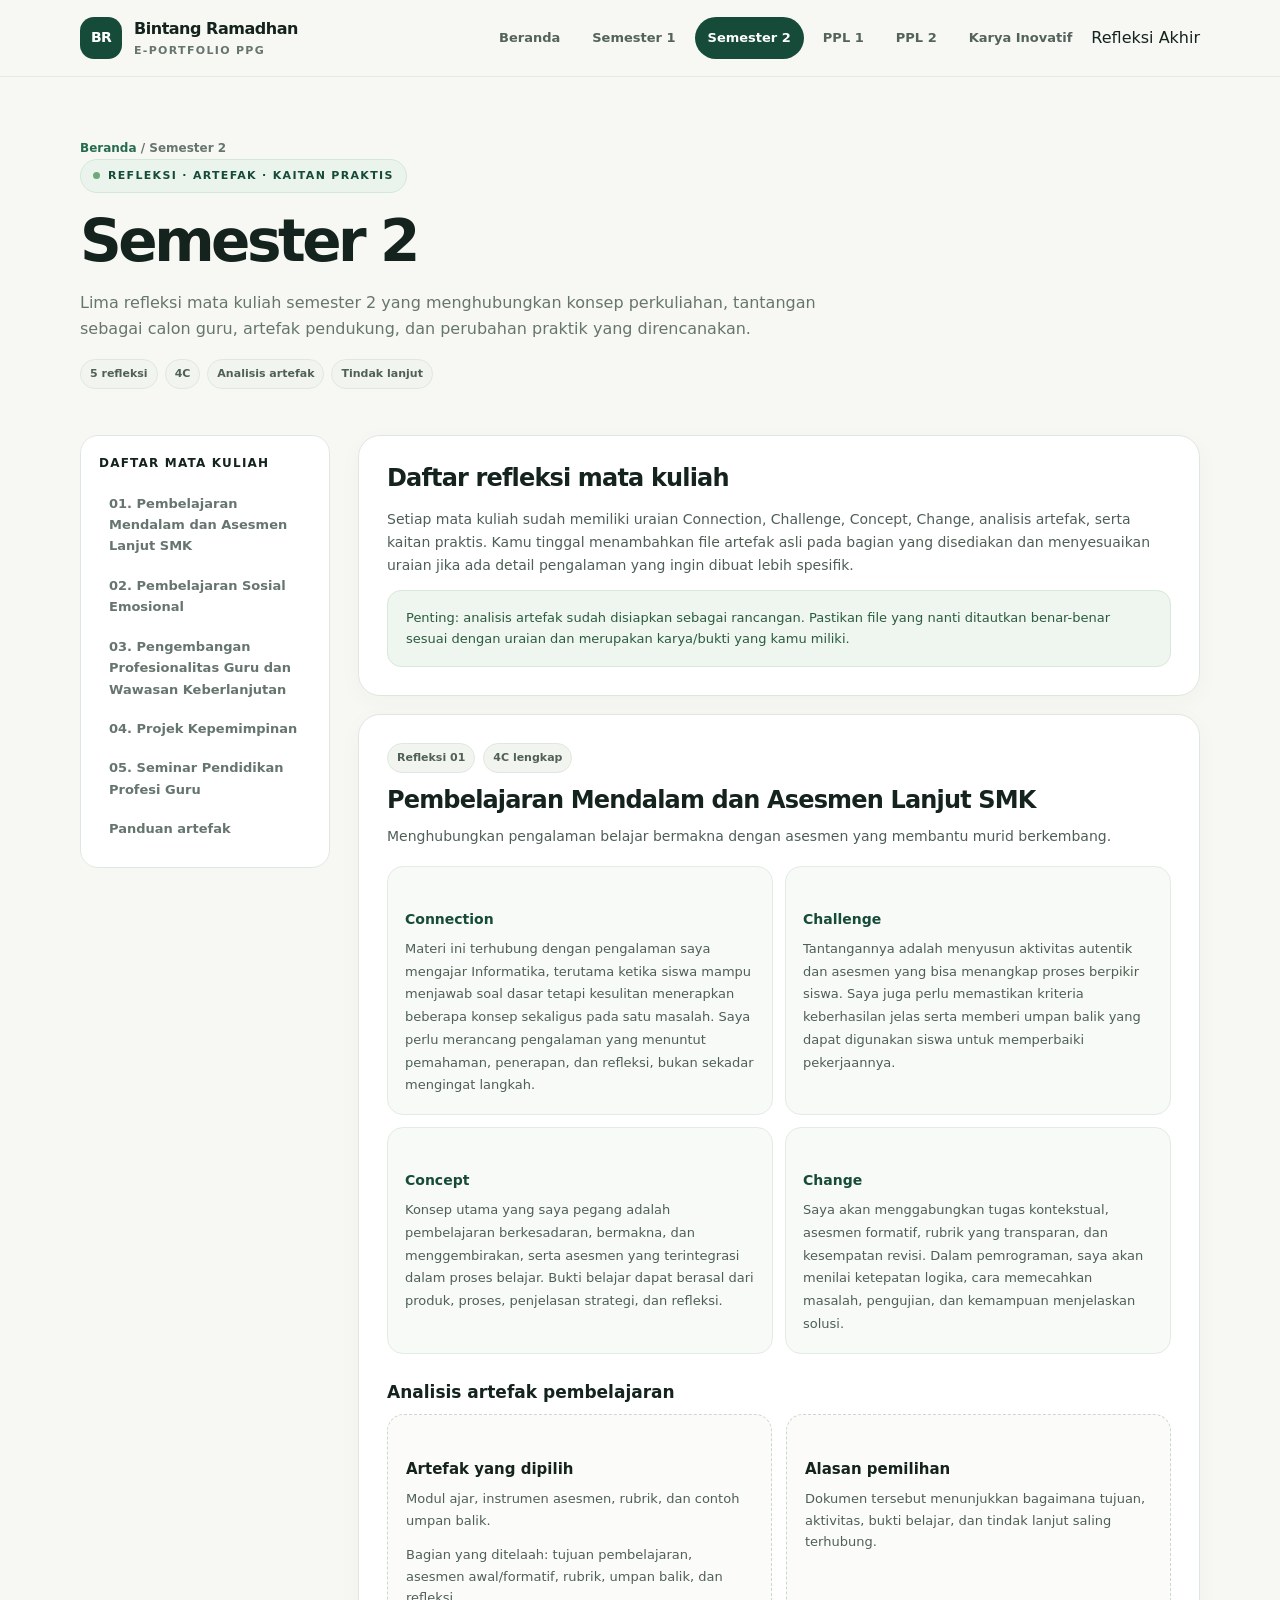
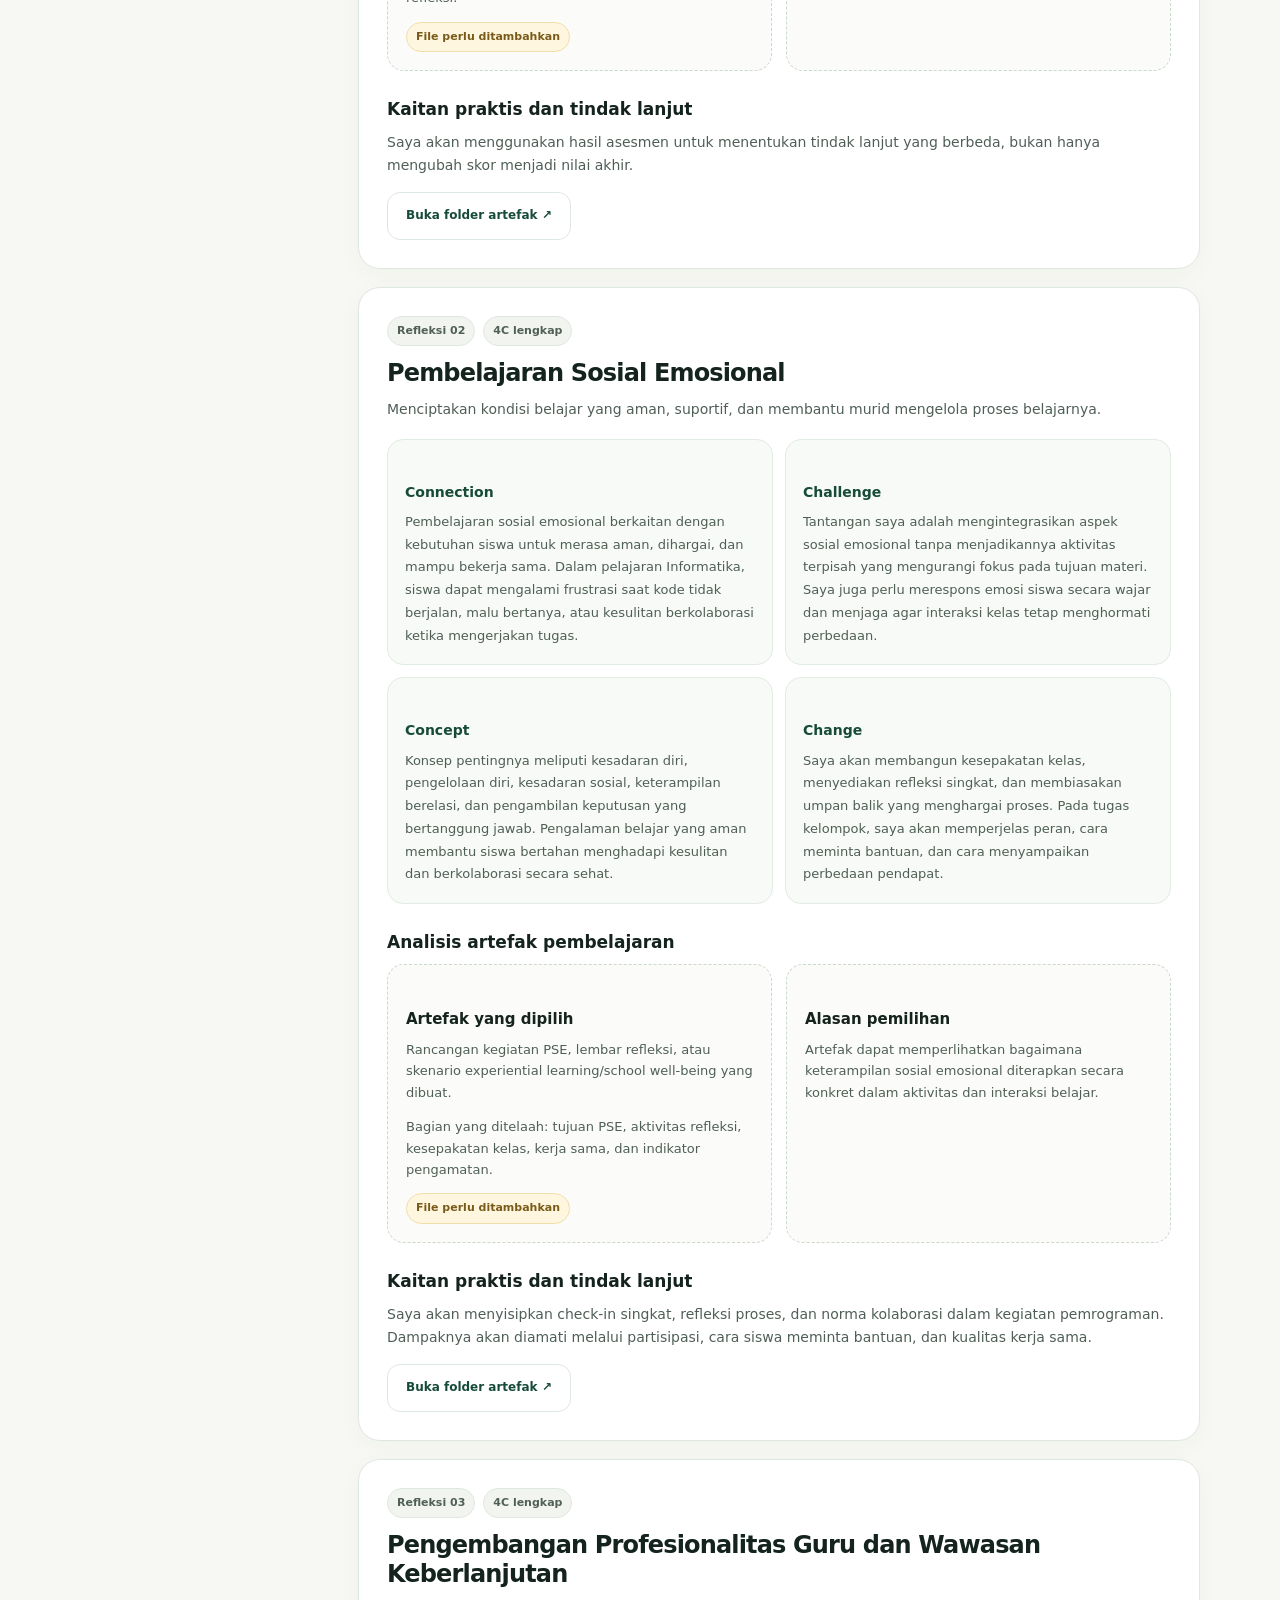
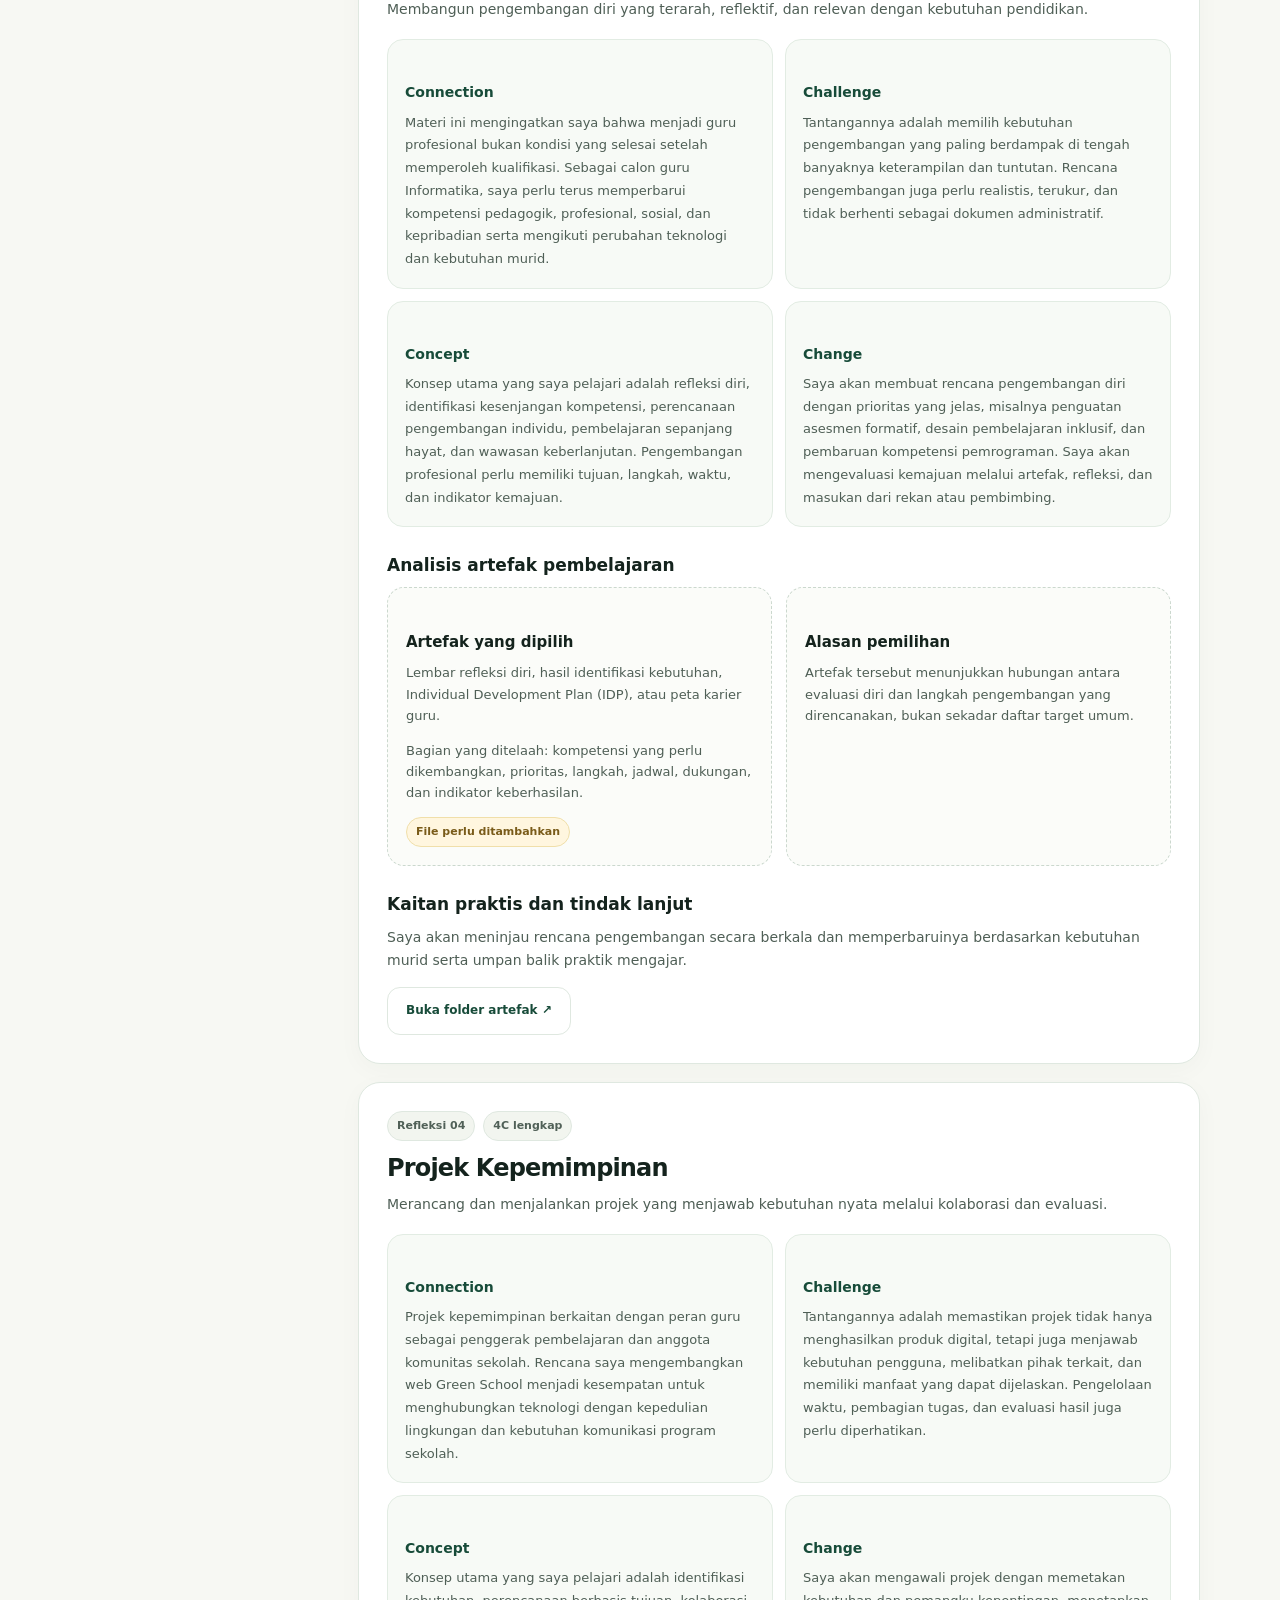
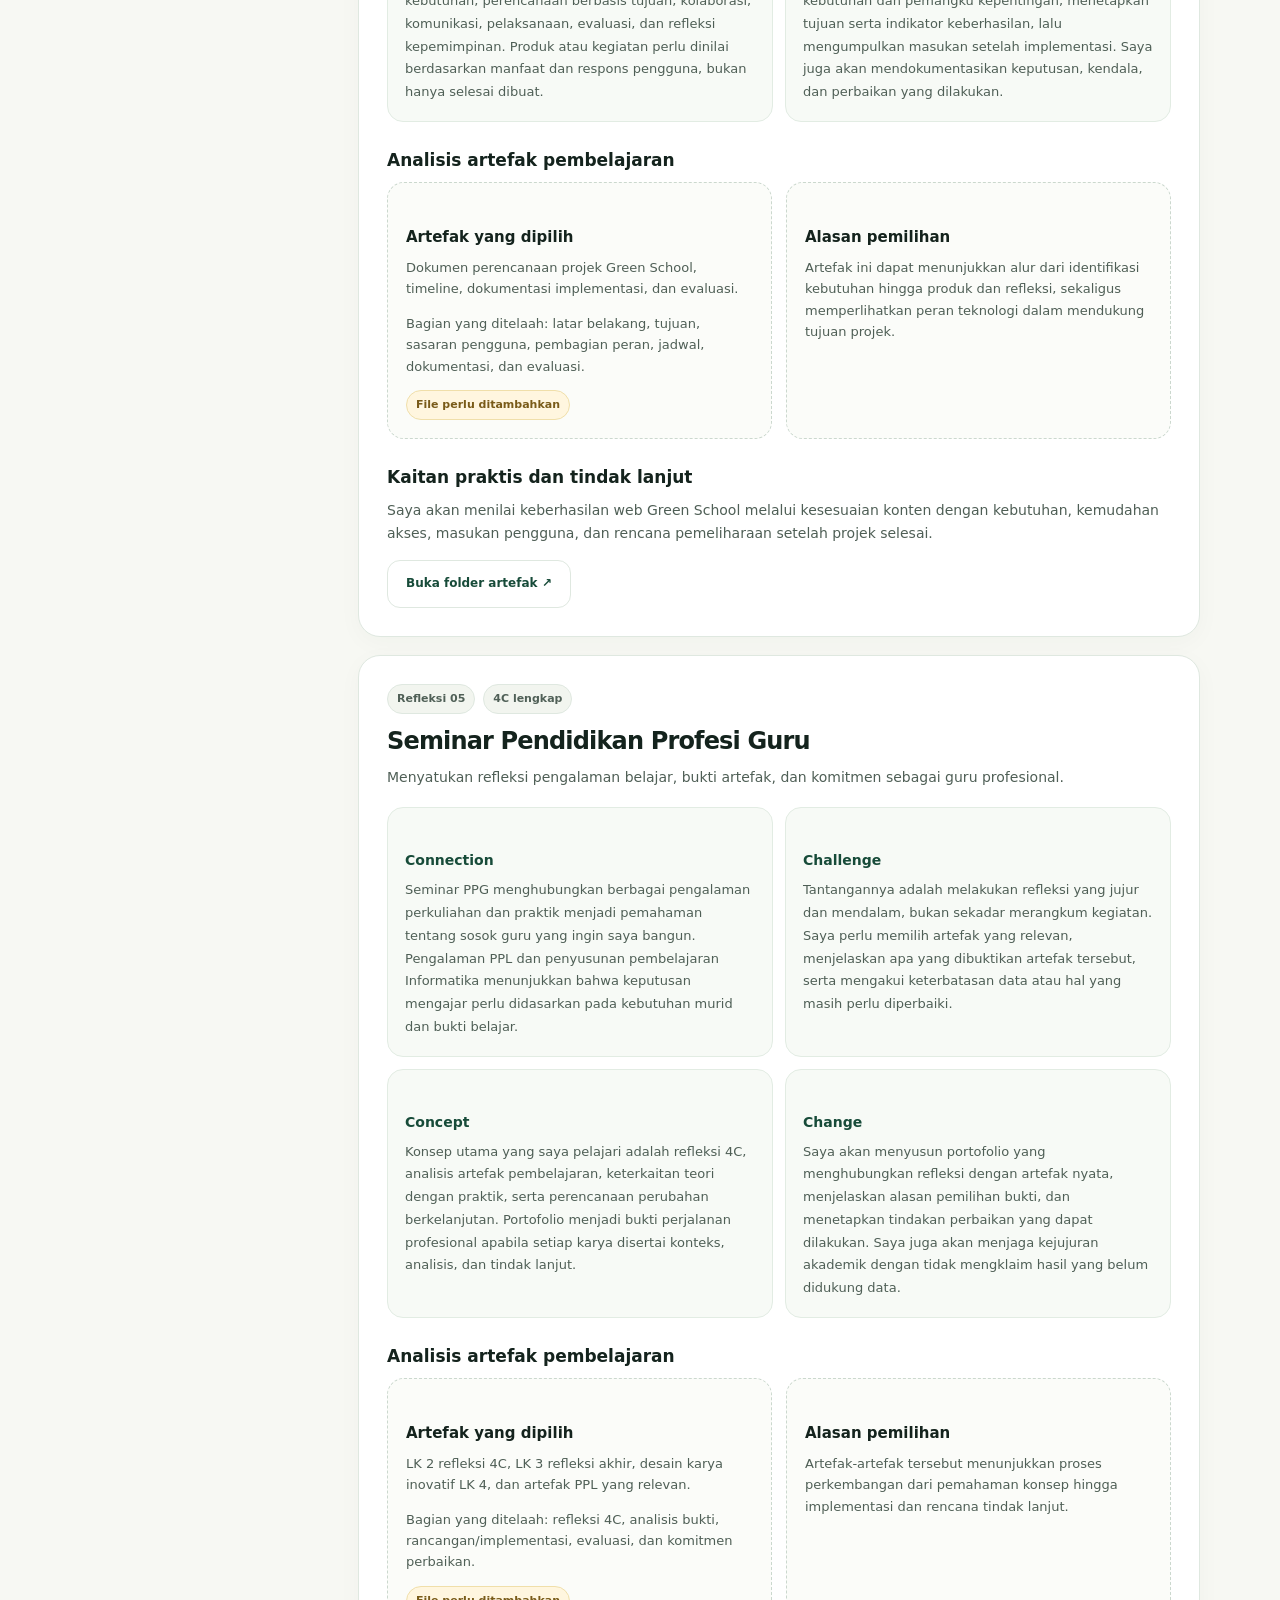
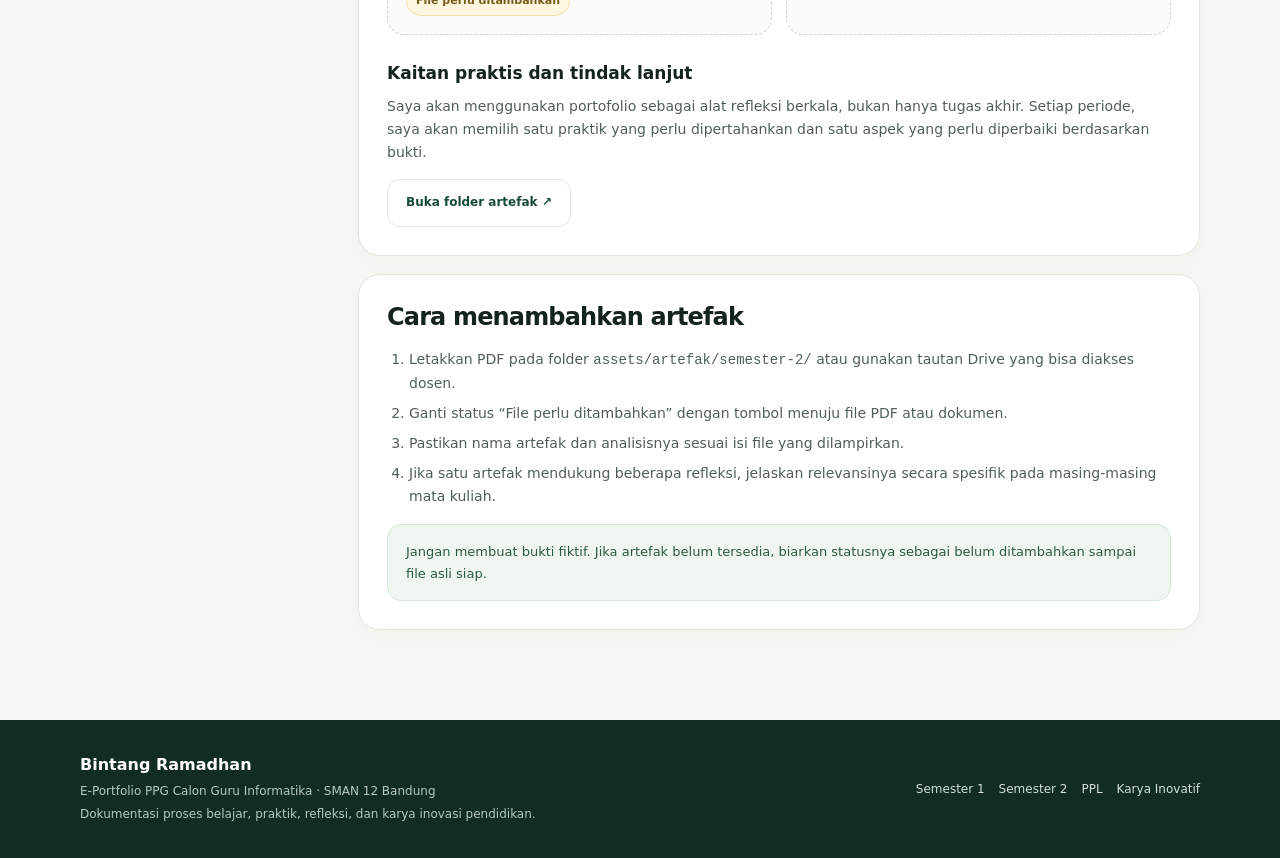
<file: semester-2.html>
<!doctype html>
<html lang="id"><head><meta charset="utf-8"><meta name="viewport" content="width=device-width,initial-scale=1"><meta name="theme-color" content="#174b39"><meta name="description" content="E-Portofolio PPG Bintang Ramadhan, perjalanan menjadi guru Informatika profesional."><title>Semester 2 · E-Portfolio PPG</title><link rel="stylesheet" href="assets/css/style.css"></head><body>
<header class="site-header">
 <div class="container nav-wrap"><a class="brand" href="index.html"><span class="brand-mark">BR</span><span>Bintang Ramadhan<small>E-Portfolio PPG</small></span></a><nav class="nav-links" aria-label="Navigasi utama"><a href="index.html">Beranda</a><a href="semester-1.html">Semester 1</a><a class="active" href="semester-2.html">Semester 2</a><a href="ppl1.html">PPL 1</a><a href="ppl.html">PPL 2</a><a href="lk4-karya-inovatif.html">Karya Inovatif</a><ahref="refleksi-akhir.html">Refleksi Akhir</a></nav></div>
</header>


<main>
<section class="page-hero"><div class="container"><div class="breadcrumb"><a href="index.html">Beranda</a> / Semester 2</div><span class="eyebrow">Refleksi · artefak · kaitan praktis</span><h1>Semester 2</h1><p>Lima refleksi mata kuliah semester 2 yang menghubungkan konsep perkuliahan, tantangan sebagai calon guru, artefak pendukung, dan perubahan praktik yang direncanakan.</p><div class="tag-row"><span class="pill">5 refleksi</span><span class="pill">4C</span><span class="pill">Analisis artefak</span><span class="pill">Tindak lanjut</span></div></div></section>
<section class="container content-layout"><aside class="side-nav"><strong>Daftar mata kuliah</strong><a href="#refleksi-1">01. Pembelajaran Mendalam dan Asesmen Lanjut SMK</a><a href="#refleksi-2">02. Pembelajaran Sosial Emosional</a><a href="#refleksi-3">03. Pengembangan Profesionalitas Guru dan Wawasan Keberlanjutan</a><a href="#refleksi-4">04. Projek Kepemimpinan</a><a href="#refleksi-5">05. Seminar Pendidikan Profesi Guru</a><a href="#panduan-artefak">Panduan artefak</a></aside><div class="content-stack">
<div class="panel"><h2>Daftar refleksi mata kuliah</h2><p>Setiap mata kuliah sudah memiliki uraian Connection, Challenge, Concept, Change, analisis artefak, serta kaitan praktis. Kamu tinggal menambahkan file artefak asli pada bagian yang disediakan dan menyesuaikan uraian jika ada detail pengalaman yang ingin dibuat lebih spesifik.</p><div class="notice">Penting: analisis artefak sudah disiapkan sebagai rancangan. Pastikan file yang nanti ditautkan benar-benar sesuai dengan uraian dan merupakan karya/bukti yang kamu miliki.</div></div>

    <article class="panel reflection-card" id="refleksi-1">
      <div class="reflection-top"><span class="pill">Refleksi 01</span><span class="pill">4C lengkap</span></div>
      <h2>Pembelajaran Mendalam dan Asesmen Lanjut SMK</h2><p class="reflection-subtitle">Menghubungkan pengalaman belajar bermakna dengan asesmen yang membantu murid berkembang.</p>
      <div class="four-c"><article><h3>Connection</h3><p>Materi ini terhubung dengan pengalaman saya mengajar Informatika, terutama ketika siswa mampu menjawab soal dasar tetapi kesulitan menerapkan beberapa konsep sekaligus pada satu masalah. Saya perlu merancang pengalaman yang menuntut pemahaman, penerapan, dan refleksi, bukan sekadar mengingat langkah.</p></article><article><h3>Challenge</h3><p>Tantangannya adalah menyusun aktivitas autentik dan asesmen yang bisa menangkap proses berpikir siswa. Saya juga perlu memastikan kriteria keberhasilan jelas serta memberi umpan balik yang dapat digunakan siswa untuk memperbaiki pekerjaannya.</p></article><article><h3>Concept</h3><p>Konsep utama yang saya pegang adalah pembelajaran berkesadaran, bermakna, dan menggembirakan, serta asesmen yang terintegrasi dalam proses belajar. Bukti belajar dapat berasal dari produk, proses, penjelasan strategi, dan refleksi.</p></article><article><h3>Change</h3><p>Saya akan menggabungkan tugas kontekstual, asesmen formatif, rubrik yang transparan, dan kesempatan revisi. Dalam pemrograman, saya akan menilai ketepatan logika, cara memecahkan masalah, pengujian, dan kemampuan menjelaskan solusi.</p></article></div>
      <h3>Analisis artefak pembelajaran</h3>
      <div class="artifact-grid">
        <div class="artifact"><h3>Artefak yang dipilih</h3><p>Modul ajar, instrumen asesmen, rubrik, dan contoh umpan balik.</p><p class="small-note">Bagian yang ditelaah: tujuan pembelajaran, asesmen awal/formatif, rubrik, umpan balik, dan refleksi.</p><span class="pill pending">File perlu ditambahkan</span></div>
        <div class="artifact"><h3>Alasan pemilihan</h3><p>Dokumen tersebut menunjukkan bagaimana tujuan, aktivitas, bukti belajar, dan tindak lanjut saling terhubung.</p></div>
      </div>
      <h3>Kaitan praktis dan tindak lanjut</h3><p>Saya akan menggunakan hasil asesmen untuk menentukan tindak lanjut yang berbeda, bukan hanya mengubah skor menjadi nilai akhir.</p>
      <div class="artifact-action"><a class="btn secondary" href="assets/artefak/semester-2/">Buka folder artefak ↗</a></div>
    </article>
    <article class="panel reflection-card" id="refleksi-2">
      <div class="reflection-top"><span class="pill">Refleksi 02</span><span class="pill">4C lengkap</span></div>
      <h2>Pembelajaran Sosial Emosional</h2><p class="reflection-subtitle">Menciptakan kondisi belajar yang aman, suportif, dan membantu murid mengelola proses belajarnya.</p>
      <div class="four-c"><article><h3>Connection</h3><p>Pembelajaran sosial emosional berkaitan dengan kebutuhan siswa untuk merasa aman, dihargai, dan mampu bekerja sama. Dalam pelajaran Informatika, siswa dapat mengalami frustrasi saat kode tidak berjalan, malu bertanya, atau kesulitan berkolaborasi ketika mengerjakan tugas.</p></article><article><h3>Challenge</h3><p>Tantangan saya adalah mengintegrasikan aspek sosial emosional tanpa menjadikannya aktivitas terpisah yang mengurangi fokus pada tujuan materi. Saya juga perlu merespons emosi siswa secara wajar dan menjaga agar interaksi kelas tetap menghormati perbedaan.</p></article><article><h3>Concept</h3><p>Konsep pentingnya meliputi kesadaran diri, pengelolaan diri, kesadaran sosial, keterampilan berelasi, dan pengambilan keputusan yang bertanggung jawab. Pengalaman belajar yang aman membantu siswa bertahan menghadapi kesulitan dan berkolaborasi secara sehat.</p></article><article><h3>Change</h3><p>Saya akan membangun kesepakatan kelas, menyediakan refleksi singkat, dan membiasakan umpan balik yang menghargai proses. Pada tugas kelompok, saya akan memperjelas peran, cara meminta bantuan, dan cara menyampaikan perbedaan pendapat.</p></article></div>
      <h3>Analisis artefak pembelajaran</h3>
      <div class="artifact-grid">
        <div class="artifact"><h3>Artefak yang dipilih</h3><p>Rancangan kegiatan PSE, lembar refleksi, atau skenario experiential learning/school well-being yang dibuat.</p><p class="small-note">Bagian yang ditelaah: tujuan PSE, aktivitas refleksi, kesepakatan kelas, kerja sama, dan indikator pengamatan.</p><span class="pill pending">File perlu ditambahkan</span></div>
        <div class="artifact"><h3>Alasan pemilihan</h3><p>Artefak dapat memperlihatkan bagaimana keterampilan sosial emosional diterapkan secara konkret dalam aktivitas dan interaksi belajar.</p></div>
      </div>
      <h3>Kaitan praktis dan tindak lanjut</h3><p>Saya akan menyisipkan check-in singkat, refleksi proses, dan norma kolaborasi dalam kegiatan pemrograman. Dampaknya akan diamati melalui partisipasi, cara siswa meminta bantuan, dan kualitas kerja sama.</p>
      <div class="artifact-action"><a class="btn secondary" href="assets/artefak/semester-2/">Buka folder artefak ↗</a></div>
    </article>
    <article class="panel reflection-card" id="refleksi-3">
      <div class="reflection-top"><span class="pill">Refleksi 03</span><span class="pill">4C lengkap</span></div>
      <h2>Pengembangan Profesionalitas Guru dan Wawasan Keberlanjutan</h2><p class="reflection-subtitle">Membangun pengembangan diri yang terarah, reflektif, dan relevan dengan kebutuhan pendidikan.</p>
      <div class="four-c"><article><h3>Connection</h3><p>Materi ini mengingatkan saya bahwa menjadi guru profesional bukan kondisi yang selesai setelah memperoleh kualifikasi. Sebagai calon guru Informatika, saya perlu terus memperbarui kompetensi pedagogik, profesional, sosial, dan kepribadian serta mengikuti perubahan teknologi dan kebutuhan murid.</p></article><article><h3>Challenge</h3><p>Tantangannya adalah memilih kebutuhan pengembangan yang paling berdampak di tengah banyaknya keterampilan dan tuntutan. Rencana pengembangan juga perlu realistis, terukur, dan tidak berhenti sebagai dokumen administratif.</p></article><article><h3>Concept</h3><p>Konsep utama yang saya pelajari adalah refleksi diri, identifikasi kesenjangan kompetensi, perencanaan pengembangan individu, pembelajaran sepanjang hayat, dan wawasan keberlanjutan. Pengembangan profesional perlu memiliki tujuan, langkah, waktu, dan indikator kemajuan.</p></article><article><h3>Change</h3><p>Saya akan membuat rencana pengembangan diri dengan prioritas yang jelas, misalnya penguatan asesmen formatif, desain pembelajaran inklusif, dan pembaruan kompetensi pemrograman. Saya akan mengevaluasi kemajuan melalui artefak, refleksi, dan masukan dari rekan atau pembimbing.</p></article></div>
      <h3>Analisis artefak pembelajaran</h3>
      <div class="artifact-grid">
        <div class="artifact"><h3>Artefak yang dipilih</h3><p>Lembar refleksi diri, hasil identifikasi kebutuhan, Individual Development Plan (IDP), atau peta karier guru.</p><p class="small-note">Bagian yang ditelaah: kompetensi yang perlu dikembangkan, prioritas, langkah, jadwal, dukungan, dan indikator keberhasilan.</p><span class="pill pending">File perlu ditambahkan</span></div>
        <div class="artifact"><h3>Alasan pemilihan</h3><p>Artefak tersebut menunjukkan hubungan antara evaluasi diri dan langkah pengembangan yang direncanakan, bukan sekadar daftar target umum.</p></div>
      </div>
      <h3>Kaitan praktis dan tindak lanjut</h3><p>Saya akan meninjau rencana pengembangan secara berkala dan memperbaruinya berdasarkan kebutuhan murid serta umpan balik praktik mengajar.</p>
      <div class="artifact-action"><a class="btn secondary" href="assets/artefak/semester-2/">Buka folder artefak ↗</a></div>
    </article>
    <article class="panel reflection-card" id="refleksi-4">
      <div class="reflection-top"><span class="pill">Refleksi 04</span><span class="pill">4C lengkap</span></div>
      <h2>Projek Kepemimpinan</h2><p class="reflection-subtitle">Merancang dan menjalankan projek yang menjawab kebutuhan nyata melalui kolaborasi dan evaluasi.</p>
      <div class="four-c"><article><h3>Connection</h3><p>Projek kepemimpinan berkaitan dengan peran guru sebagai penggerak pembelajaran dan anggota komunitas sekolah. Rencana saya mengembangkan web Green School menjadi kesempatan untuk menghubungkan teknologi dengan kepedulian lingkungan dan kebutuhan komunikasi program sekolah.</p></article><article><h3>Challenge</h3><p>Tantangannya adalah memastikan projek tidak hanya menghasilkan produk digital, tetapi juga menjawab kebutuhan pengguna, melibatkan pihak terkait, dan memiliki manfaat yang dapat dijelaskan. Pengelolaan waktu, pembagian tugas, dan evaluasi hasil juga perlu diperhatikan.</p></article><article><h3>Concept</h3><p>Konsep utama yang saya pelajari adalah identifikasi kebutuhan, perencanaan berbasis tujuan, kolaborasi, komunikasi, pelaksanaan, evaluasi, dan refleksi kepemimpinan. Produk atau kegiatan perlu dinilai berdasarkan manfaat dan respons pengguna, bukan hanya selesai dibuat.</p></article><article><h3>Change</h3><p>Saya akan mengawali projek dengan memetakan kebutuhan dan pemangku kepentingan, menetapkan tujuan serta indikator keberhasilan, lalu mengumpulkan masukan setelah implementasi. Saya juga akan mendokumentasikan keputusan, kendala, dan perbaikan yang dilakukan.</p></article></div>
      <h3>Analisis artefak pembelajaran</h3>
      <div class="artifact-grid">
        <div class="artifact"><h3>Artefak yang dipilih</h3><p>Dokumen perencanaan projek Green School, timeline, dokumentasi implementasi, dan evaluasi.</p><p class="small-note">Bagian yang ditelaah: latar belakang, tujuan, sasaran pengguna, pembagian peran, jadwal, dokumentasi, dan evaluasi.</p><span class="pill pending">File perlu ditambahkan</span></div>
        <div class="artifact"><h3>Alasan pemilihan</h3><p>Artefak ini dapat menunjukkan alur dari identifikasi kebutuhan hingga produk dan refleksi, sekaligus memperlihatkan peran teknologi dalam mendukung tujuan projek.</p></div>
      </div>
      <h3>Kaitan praktis dan tindak lanjut</h3><p>Saya akan menilai keberhasilan web Green School melalui kesesuaian konten dengan kebutuhan, kemudahan akses, masukan pengguna, dan rencana pemeliharaan setelah projek selesai.</p>
      <div class="artifact-action"><a class="btn secondary" href="assets/artefak/semester-2/">Buka folder artefak ↗</a></div>
    </article>
    <article class="panel reflection-card" id="refleksi-5">
      <div class="reflection-top"><span class="pill">Refleksi 05</span><span class="pill">4C lengkap</span></div>
      <h2>Seminar Pendidikan Profesi Guru</h2><p class="reflection-subtitle">Menyatukan refleksi pengalaman belajar, bukti artefak, dan komitmen sebagai guru profesional.</p>
      <div class="four-c"><article><h3>Connection</h3><p>Seminar PPG menghubungkan berbagai pengalaman perkuliahan dan praktik menjadi pemahaman tentang sosok guru yang ingin saya bangun. Pengalaman PPL dan penyusunan pembelajaran Informatika menunjukkan bahwa keputusan mengajar perlu didasarkan pada kebutuhan murid dan bukti belajar.</p></article><article><h3>Challenge</h3><p>Tantangannya adalah melakukan refleksi yang jujur dan mendalam, bukan sekadar merangkum kegiatan. Saya perlu memilih artefak yang relevan, menjelaskan apa yang dibuktikan artefak tersebut, serta mengakui keterbatasan data atau hal yang masih perlu diperbaiki.</p></article><article><h3>Concept</h3><p>Konsep utama yang saya pelajari adalah refleksi 4C, analisis artefak pembelajaran, keterkaitan teori dengan praktik, serta perencanaan perubahan berkelanjutan. Portofolio menjadi bukti perjalanan profesional apabila setiap karya disertai konteks, analisis, dan tindak lanjut.</p></article><article><h3>Change</h3><p>Saya akan menyusun portofolio yang menghubungkan refleksi dengan artefak nyata, menjelaskan alasan pemilihan bukti, dan menetapkan tindakan perbaikan yang dapat dilakukan. Saya juga akan menjaga kejujuran akademik dengan tidak mengklaim hasil yang belum didukung data.</p></article></div>
      <h3>Analisis artefak pembelajaran</h3>
      <div class="artifact-grid">
        <div class="artifact"><h3>Artefak yang dipilih</h3><p>LK 2 refleksi 4C, LK 3 refleksi akhir, desain karya inovatif LK 4, dan artefak PPL yang relevan.</p><p class="small-note">Bagian yang ditelaah: refleksi 4C, analisis bukti, rancangan/implementasi, evaluasi, dan komitmen perbaikan.</p><span class="pill pending">File perlu ditambahkan</span></div>
        <div class="artifact"><h3>Alasan pemilihan</h3><p>Artefak-artefak tersebut menunjukkan proses perkembangan dari pemahaman konsep hingga implementasi dan rencana tindak lanjut.</p></div>
      </div>
      <h3>Kaitan praktis dan tindak lanjut</h3><p>Saya akan menggunakan portofolio sebagai alat refleksi berkala, bukan hanya tugas akhir. Setiap periode, saya akan memilih satu praktik yang perlu dipertahankan dan satu aspek yang perlu diperbaiki berdasarkan bukti.</p>
      <div class="artifact-action"><a class="btn secondary" href="assets/artefak/semester-2/">Buka folder artefak ↗</a></div>
    </article>
<div class="panel" id="panduan-artefak"><h2>Cara menambahkan artefak</h2><ol><li>Letakkan PDF pada folder <code>assets/artefak/semester-2/</code> atau gunakan tautan Drive yang bisa diakses dosen.</li><li>Ganti status “File perlu ditambahkan” dengan tombol menuju file PDF atau dokumen.</li><li>Pastikan nama artefak dan analisisnya sesuai isi file yang dilampirkan.</li><li>Jika satu artefak mendukung beberapa refleksi, jelaskan relevansinya secara spesifik pada masing-masing mata kuliah.</li></ol><div class="notice">Jangan membuat bukti fiktif. Jika artefak belum tersedia, biarkan statusnya sebagai belum ditambahkan sampai file asli siap.</div></div>
</div></section></main>

<footer class="footer"><div class="container footer-row"><div><strong>Bintang Ramadhan</strong><p>E-Portfolio PPG Calon Guru Informatika · SMAN 12 Bandung</p><p>Dokumentasi proses belajar, praktik, refleksi, dan karya inovasi pendidikan.</p></div><div class="footer-links"><a href="semester-1.html">Semester 1</a><a href="semester-2.html">Semester 2</a><a href="ppl.html">PPL</a><a href="lk4-karya-inovatif.html">Karya Inovatif</a></div></div></footer>
<script src="assets/js/main.js"></script></body></html>
</file>
<file: assets/css/style.css>
:root{--ink:#14231d;--muted:#66756e;--green:#174b39;--green-2:#246b50;--mint:#eaf4ed;--lime:#c7e7a5;--cream:#f7f8f3;--line:#dfe8e0;--white:#fff;--gold:#d6ad53;--shadow:0 18px 48px rgba(22,55,39,.08);--radius:22px}
*{box-sizing:border-box}html{scroll-behavior:smooth}body{margin:0;background:var(--cream);color:var(--ink);font-family:Inter,ui-sans-serif,system-ui,-apple-system,BlinkMacSystemFont,"Segoe UI",sans-serif;line-height:1.65}a{color:inherit;text-decoration:none}img{max-width:100%;display:block}button,a{ -webkit-tap-highlight-color:transparent}.container{width:min(1120px,calc(100% - 40px));margin-inline:auto}.site-header{position:sticky;top:0;z-index:50;background:rgba(247,248,243,.88);backdrop-filter:blur(16px);border-bottom:1px solid rgba(223,232,224,.9)}.nav-wrap{min-height:76px;display:flex;align-items:center;justify-content:space-between;gap:24px}.brand{display:flex;align-items:center;gap:12px;font-weight:850;letter-spacing:-.03em}.brand-mark{display:grid;place-items:center;width:42px;height:42px;background:var(--green);color:#fff;border-radius:14px;font-size:14px;letter-spacing:-.06em}.brand small{display:block;color:var(--muted);font-size:11px;font-weight:700;letter-spacing:.12em;text-transform:uppercase}.nav-links{display:flex;align-items:center;gap:6px;flex-wrap:wrap}.nav-links a{padding:10px 13px;border-radius:999px;color:#53635b;font-size:13px;font-weight:750;transition:.2s}.nav-links a:hover,.nav-links a.active{background:var(--green);color:white}.menu-toggle{display:none;border:1px solid var(--line);background:white;border-radius:12px;padding:10px 12px;font-weight:800}.hero{padding:74px 0 54px}.hero-grid{display:grid;grid-template-columns:1.1fr .9fr;gap:56px;align-items:center}.eyebrow{display:inline-flex;align-items:center;gap:8px;padding:7px 12px;background:var(--mint);color:var(--green);border:1px solid #d4e8d9;border-radius:999px;font-size:11px;font-weight:850;letter-spacing:.12em;text-transform:uppercase}.eyebrow:before{content:"";width:7px;height:7px;border-radius:50%;background:#70a979}.hero h1{font-size:clamp(42px,6vw,72px);line-height:1.02;letter-spacing:-.065em;margin:22px 0 22px;max-width:720px}.hero h1 span{color:var(--green-2)}.lead{font-size:17px;color:var(--muted);max-width:630px}.actions{display:flex;gap:12px;flex-wrap:wrap;margin-top:28px}.btn{display:inline-flex;align-items:center;justify-content:center;gap:9px;padding:13px 18px;border-radius:13px;background:var(--green);color:white;font-weight:800;font-size:14px;border:1px solid var(--green);transition:.2s}.btn:hover{transform:translateY(-2px);box-shadow:0 10px 22px #174b3922}.btn.secondary{background:white;color:var(--green);border-color:var(--line)}.hero-visual{position:relative;min-height:390px;border-radius:30px;background:linear-gradient(145deg,#174b39,#2d7955);overflow:hidden;padding:28px;box-shadow:var(--shadow);color:white}.hero-visual:before{content:"";position:absolute;width:260px;height:260px;border-radius:50%;border:1px solid #ffffff35;right:-60px;top:-45px;box-shadow:0 0 0 35px #ffffff08,0 0 0 70px #ffffff05}.hero-visual:after{content:"";position:absolute;width:170px;height:170px;border-radius:38px;background:#c7e7a5;right:34px;bottom:-62px;transform:rotate(25deg);opacity:.92}.visual-top{display:flex;justify-content:space-between;align-items:center;position:relative;z-index:1}.visual-tag{font-size:11px;text-transform:uppercase;letter-spacing:.15em;color:#d4ead8;font-weight:800}.visual-year{font-size:12px;border:1px solid #ffffff45;border-radius:99px;padding:7px 10px}.visual-title{position:relative;z-index:1;margin-top:72px;font-size:30px;line-height:1.1;font-weight:850;letter-spacing:-.04em;max-width:270px}.visual-note{position:relative;z-index:1;color:#d6e9dd;font-size:13px;margin-top:14px;max-width:260px}.visual-stats{position:absolute;z-index:2;left:28px;bottom:26px;display:flex;gap:12px}.stat-chip{background:#ffffff16;border:1px solid #ffffff2b;border-radius:13px;padding:11px 13px;backdrop-filter:blur(8px)}.stat-chip strong{display:block;font-size:18px;line-height:1.2}.stat-chip span{font-size:10px;color:#d6e9dd}.section{padding:46px 0 66px}.section-head{display:flex;justify-content:space-between;align-items:end;gap:20px;margin-bottom:26px}.section-kicker{font-size:11px;text-transform:uppercase;letter-spacing:.14em;color:var(--green-2);font-weight:900}.section h2{font-size:clamp(27px,4vw,40px);letter-spacing:-.05em;line-height:1.1;margin:8px 0 0}.section-intro{max-width:520px;color:var(--muted);font-size:14px}.grid{display:grid;gap:18px}.grid-3{grid-template-columns:repeat(3,minmax(0,1fr))}.grid-2{grid-template-columns:repeat(2,minmax(0,1fr))}.card{background:white;border:1px solid var(--line);border-radius:var(--radius);padding:24px;box-shadow:0 6px 24px #163d2710;transition:.2s}.card:hover{transform:translateY(-3px);box-shadow:var(--shadow)}.card-icon{width:46px;height:46px;border-radius:15px;display:grid;place-items:center;background:var(--mint);color:var(--green);font-size:21px;margin-bottom:20px}.card h3{font-size:19px;line-height:1.25;letter-spacing:-.025em;margin:0 0 10px}.card p{color:var(--muted);font-size:14px;margin:0 0 16px}.card-link{display:inline-flex;gap:8px;align-items:center;color:var(--green-2);font-size:13px;font-weight:850}.number{font-size:12px;letter-spacing:.14em;font-weight:900;color:#8a9b90;margin-bottom:13px}.pill{display:inline-flex;padding:5px 9px;border-radius:999px;background:#f2f5ef;border:1px solid var(--line);font-size:11px;font-weight:800;color:#506057}.pill.pending{background:#fff6df;border-color:#f0dfaa;color:#795b19}.feature-band{background:var(--green);color:white;border-radius:28px;padding:34px;display:grid;grid-template-columns:1fr auto;gap:28px;align-items:center}.feature-band h2{font-size:30px;letter-spacing:-.04em;line-height:1.15;margin:0 0 10px}.feature-band p{color:#d2e4d8;margin:0;max-width:690px;font-size:14px}.feature-band .btn{background:var(--lime);border-color:var(--lime);color:var(--green);white-space:nowrap}.page-hero{padding:62px 0 32px}.page-hero .container{position:relative}.page-hero h1{font-size:clamp(36px,5vw,58px);letter-spacing:-.06em;line-height:1.05;margin:18px 0}.page-hero p{max-width:760px;color:var(--muted);font-size:16px}.breadcrumb{font-size:12px;color:var(--muted);font-weight:750}.breadcrumb a{color:var(--green-2)}.content-layout{display:grid;grid-template-columns:250px minmax(0,1fr);gap:28px;align-items:start;padding-bottom:70px}.side-nav{position:sticky;top:100px;background:white;border:1px solid var(--line);border-radius:18px;padding:18px}.side-nav strong{display:block;font-size:12px;text-transform:uppercase;letter-spacing:.1em;margin:0 0 10px}.side-nav a{display:block;padding:9px 10px;border-radius:10px;font-size:13px;color:var(--muted);font-weight:700}.side-nav a:hover{background:var(--mint);color:var(--green)}.content-stack{display:grid;gap:18px}.panel{background:white;border:1px solid var(--line);border-radius:22px;padding:28px;box-shadow:0 6px 24px #163d2708}.panel h2{font-size:24px;line-height:1.2;letter-spacing:-.035em;margin:0 0 15px}.panel h3{font-size:17px;margin:22px 0 8px}.panel p,.panel li{font-size:14px;color:#4f5f56}.panel p{margin:0 0 13px}.panel ul,.panel ol{padding-left:22px}.panel li{margin:7px 0}.quote{padding:17px 19px;border-left:4px solid var(--gold);background:#fcf8ec;border-radius:0 14px 14px 0;color:#64512a;font-size:14px}.artifact-grid{display:grid;grid-template-columns:repeat(2,minmax(0,1fr));gap:14px}.artifact{border:1px dashed #cbd8ce;background:#fbfcf9;border-radius:17px;padding:18px}.artifact h3{margin:0 0 7px;font-size:15px}.artifact p{font-size:13px;margin:0 0 13px}.artifact .btn{padding:9px 12px;font-size:12px}.placeholder-box{padding:14px;background:#fff8e7;border:1px solid #f0e2b9;border-radius:13px;color:#715b26;font-size:12px}.four-c{display:grid;grid-template-columns:repeat(2,minmax(0,1fr));gap:12px}.four-c article{border-radius:16px;background:#f6faf5;border:1px solid #e2ece3;padding:17px}.four-c h3{font-size:14px;color:var(--green);margin:0 0 7px}.four-c p{font-size:13px;margin:0}.video-frame{aspect-ratio:16/9;width:100%;border:0;border-radius:16px;background:#e8eee8}.video-placeholder{aspect-ratio:16/9;display:grid;place-items:center;text-align:center;background:linear-gradient(135deg,#e7f1e8,#f7f8f3);border:1px dashed #b9cdbd;border-radius:16px;padding:25px;color:var(--muted)}.video-placeholder strong{display:block;color:var(--green);margin:8px 0}.timeline{display:grid;gap:0}.timeline-item{display:grid;grid-template-columns:46px minmax(0,1fr);gap:16px;padding-bottom:22px;position:relative}.timeline-item:not(:last-child):before{content:"";position:absolute;left:22px;top:42px;bottom:0;width:1px;background:var(--line)}.timeline-num{width:44px;height:44px;display:grid;place-items:center;border-radius:14px;background:var(--mint);color:var(--green);font-weight:900}.timeline-item h3{margin:0 0 5px;font-size:16px}.timeline-item p{margin:0;color:var(--muted);font-size:13px}.table-wrap{overflow-x:auto}table{border-collapse:collapse;width:100%;min-width:620px;font-size:13px}th,td{text-align:left;padding:13px 14px;border-bottom:1px solid var(--line);vertical-align:top}th{background:#f4f7f1;color:var(--green);font-size:11px;text-transform:uppercase;letter-spacing:.08em}.footer{background:#112d22;color:#d1dfd5;padding:32px 0;margin-top:20px}.footer-row{display:flex;justify-content:space-between;gap:24px;align-items:center}.footer strong{color:white}.footer p{font-size:12px;margin:3px 0;color:#b6c9bc}.footer-links{display:flex;gap:14px;flex-wrap:wrap;font-size:12px}.small-note{font-size:12px;color:var(--muted)}.notice{padding:16px 18px;border-radius:14px;background:#eef6ef;border:1px solid #d7e9d9;color:#2b5b3e;font-size:13px}.tag-row{display:flex;gap:7px;flex-wrap:wrap;margin:14px 0}.spacer{height:10px}
@media(max-width:900px){.hero-grid{grid-template-columns:1fr;gap:30px}.hero-visual{min-height:330px}.grid-3{grid-template-columns:repeat(2,minmax(0,1fr))}.content-layout{grid-template-columns:1fr}.side-nav{position:static;display:flex;gap:5px;overflow:auto;white-space:nowrap}.side-nav strong{display:none}.side-nav a{flex-shrink:0}.feature-band{grid-template-columns:1fr}.feature-band .btn{justify-self:start}}
@media(max-width:640px){.container{width:min(100% - 28px,1120px)}.nav-wrap{min-height:68px}.menu-toggle{display:block}.nav-links{display:none;position:absolute;left:14px;right:14px;top:68px;background:white;border:1px solid var(--line);border-radius:18px;padding:10px;box-shadow:var(--shadow);flex-direction:column;align-items:stretch}.nav-links.open{display:flex}.nav-links a{border-radius:10px}.hero{padding:46px 0 30px}.hero h1{font-size:44px}.lead{font-size:15px}.hero-visual{min-height:300px;padding:22px}.visual-title{margin-top:55px;font-size:26px}.visual-stats{left:22px;bottom:20px}.stat-chip{padding:9px}.section{padding:32px 0 45px}.section-head{display:block}.section-intro{margin-top:12px}.grid-3,.grid-2,.artifact-grid,.four-c{grid-template-columns:1fr}.card,.panel{padding:20px}.feature-band{padding:24px}.feature-band h2{font-size:26px}.page-hero{padding:42px 0 22px}.content-layout{padding-bottom:42px}.footer-row{display:block}.footer-links{margin-top:16px}.side-nav{margin-bottom:0}}

.reflection-card{scroll-margin-top:100px}.reflection-top{display:flex;gap:8px;flex-wrap:wrap;margin-bottom:13px}.reflection-subtitle{font-size:14px;color:var(--muted);margin-top:-5px!important}.reflection-card .four-c{margin:18px 0 24px}.reflection-card .four-c article{background:#f7faf6}.reflection-card .four-c p{line-height:1.75}.reflection-card h3{margin-top:24px}.artifact-action{margin-top:15px}.artifact-action .btn{font-size:12px}
</file>
